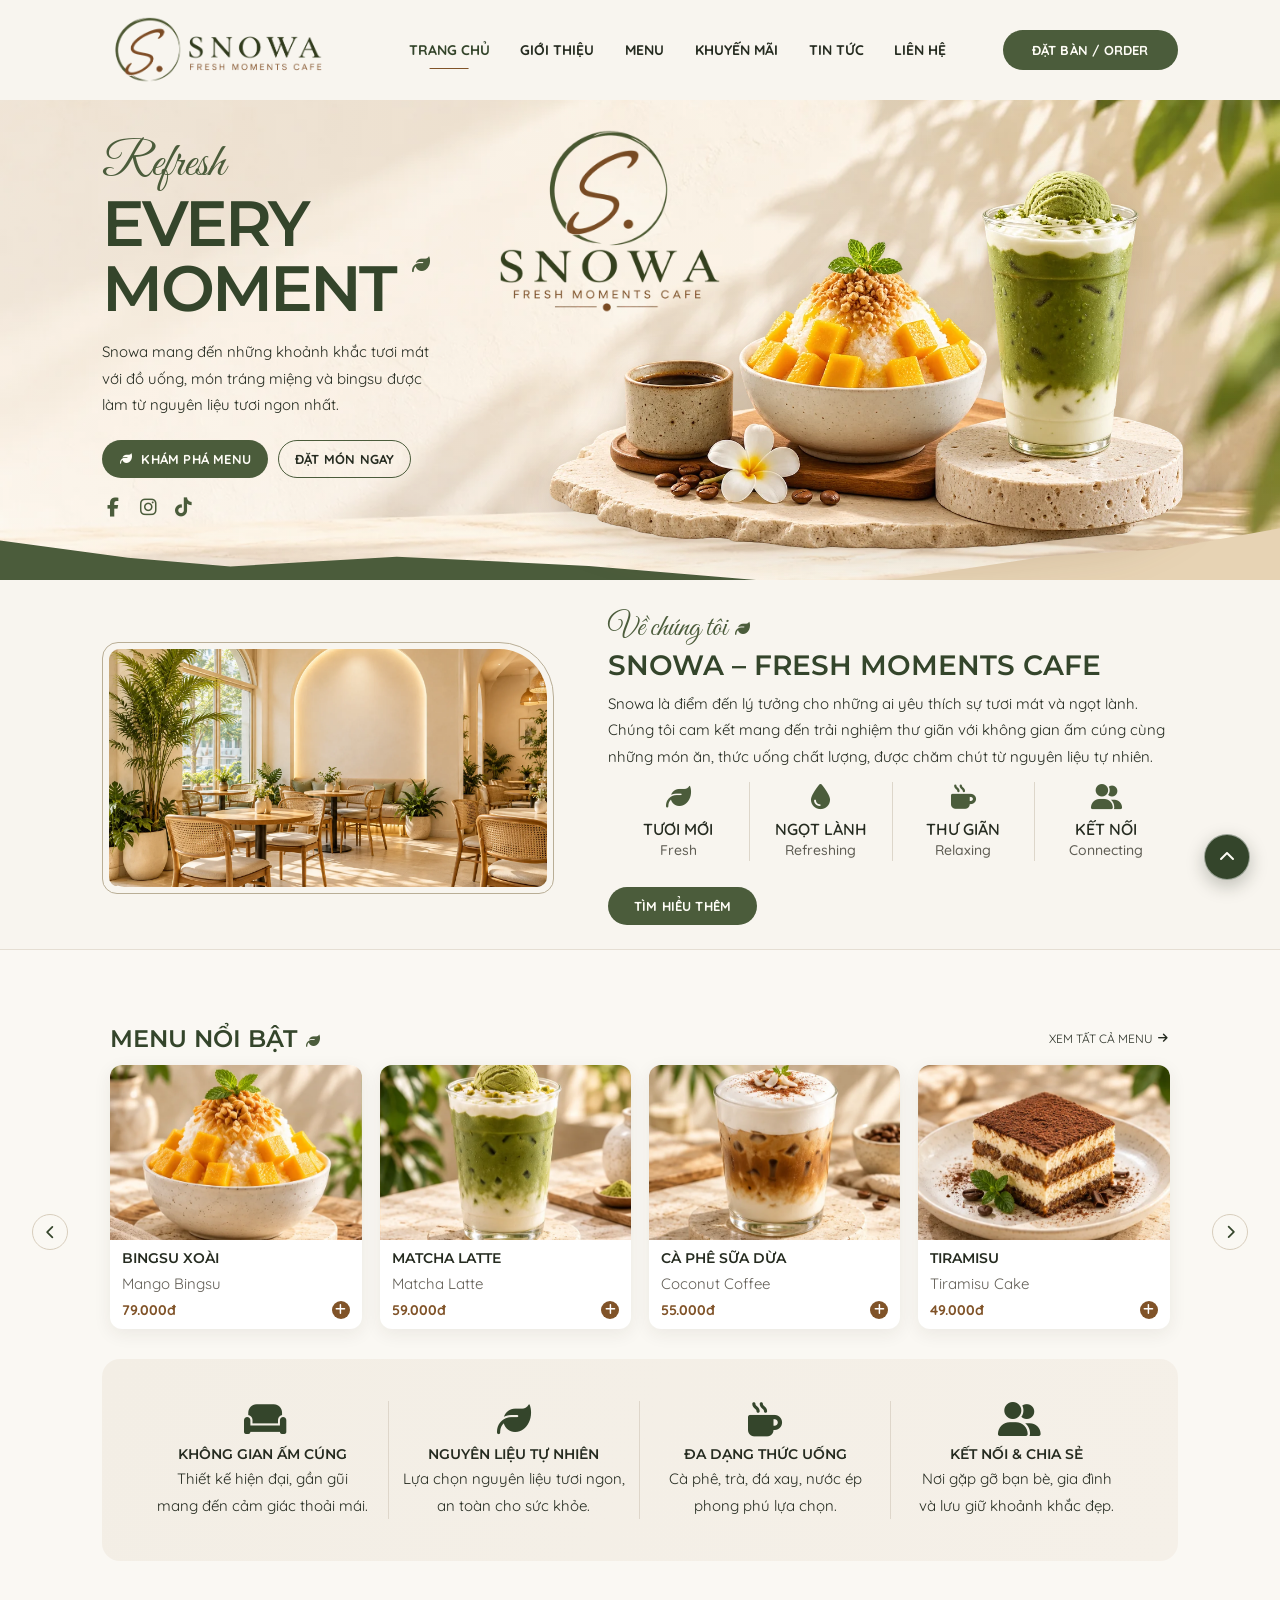
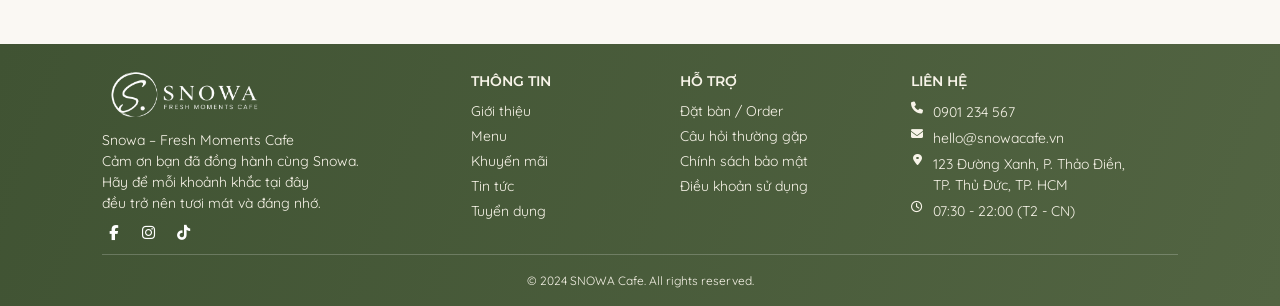
<file: index.html>
<!doctype html>
<html lang="vi">
    <head>
        <meta charset="UTF-8" />
        <meta name="viewport" content="width=device-width, initial-scale=1.0" />
        <meta name="theme-color" content="#f8f4ec" />
        <link
            rel="icon"
            type="image/png"
            sizes="512x512"
            href="./public/image/favicon.png"
        />
        <title>SNOWA — Fresh Moments Cafe</title>
        <link rel="preconnect" href="https://fonts.googleapis.com" />
        <link rel="preconnect" href="https://fonts.gstatic.com" crossorigin />
        <link
            href="https://fonts.googleapis.com/css2?family=Great+Vibes&family=Montserrat:wght@400;500;600;700&family=Quicksand:wght@400;500;600;700&display=swap"
            rel="stylesheet"
        />
        <link
            rel="stylesheet"
            href="https://cdnjs.cloudflare.com/ajax/libs/font-awesome/6.7.2/css/all.min.css"
        />
        <link
            rel="stylesheet"
            href="./public/css/style.css?v=wave-shape-restored"
        />
    </head>
    <body>
        <header class="header" id="top">
            <div class="header-inner">
                <a
                    href="index.html#top"
                    class="brand"
                    aria-label="Snowa Cafe - Trang chủ"
                    ><img
                        src="./public/image/logo.webp"
                        alt="SNOWA Fresh Moments Cafe"
                /></a>
                <button
                    class="nav-toggle"
                    id="navToggle"
                    aria-label="Mở menu"
                    aria-expanded="false"
                >
                    <i class="icon fa-solid fa-bars" aria-hidden="true"></i>
                </button>
                <nav class="nav" id="nav" aria-label="Điều hướng chính">
                    <a href="index.html#top" class="active">TRANG CHỦ</a
                    ><a href="about.html">GIỚI THIỆU</a
                    ><a href="menu.html">MENU</a
                    ><a href="promotions.html">KHUYẾN MÃI</a
                    ><a href="news.html">TIN TỨC</a
                    ><a href="contact.html">LIÊN HỆ</a>
                </nav>
                <a
                    href="contact.html#contact"
                    class="btn btn-solid header-order"
                    >ĐẶT BÀN / ORDER</a
                >
            </div>
        </header>

        <main>
            <section class="hero" aria-label="Snowa Fresh Moments Cafe">
                <div class="hero-inner container">
                    <div class="hero-copy">
                        <span class="script">Refresh</span>
                        <h1>
                            EVERY<br />MOMENT
                            <i
                                class="icon title-leaf fa-solid fa-leaf"
                                aria-hidden="true"
                            ></i>
                        </h1>
                        <p>
                            Snowa mang đến những khoảnh khắc tươi mát với đồ
                            uống, món tráng miệng và bingsu được làm từ nguyên
                            liệu tươi ngon nhất.
                        </p>
                        <div class="hero-actions">
                            <a href="menu.html" class="btn btn-solid"
                                ><i
                                    class="icon fa-solid fa-leaf"
                                    aria-hidden="true"
                                ></i>
                                KHÁM PHÁ MENU</a
                            ><a
                                href="contact.html#contact"
                                class="btn btn-outline"
                                >ĐẶT MÓN NGAY</a
                            >
                        </div>
                        <div class="social" aria-label="Mạng xã hội">
                            <a href="https://facebook.com" aria-label="Facebook"
                                ><i
                                    class="icon fa-brands fa-facebook-f"
                                    aria-hidden="true"
                                ></i></a
                            ><a
                                href="https://instagram.com"
                                aria-label="Instagram"
                                ><i
                                    class="icon fa-brands fa-instagram"
                                    aria-hidden="true"
                                ></i></a
                            ><a href="https://tiktok.com" aria-label="TikTok"
                                ><i
                                    class="icon fa-brands fa-tiktok"
                                    aria-hidden="true"
                                ></i
                            ></a>
                        </div>
                    </div>
                    <div
                        class="hero-art"
                        aria-label="Hình ảnh đồ uống và món tráng miệng Snowa"
                    >
                        <img
                            class="hero-emblem"
                            src="./public/image/image.webp"
                            alt="SNOWA Fresh Moments Cafe" loading="lazy" decoding="async">
                        <img
                            class="hero-image"
                            src="./public/image/hero-products.webp"
                            alt="Bingsu xoài, matcha latte và cà phê Snowa" fetchpriority="high">
                    </div>
                </div>
                <div class="wave wave-olive"></div>
                <div class="wave wave-sand"></div>
            </section>

            <section class="about container" id="about">
                <div class="about-photo">
                    <img
                        src="./public/image/cafe-interior.webp"
                        alt="Không gian ấm cúng tại Snowa Cafe" loading="lazy" decoding="async">
                </div>
                <div class="about-content">
                    <span class="script small"
                        >Về chúng tôi
                        <i class="icon fa-solid fa-leaf" aria-hidden="true"></i
                    ></span>
                    <h2>
                        SNOWA – FRESH MOMENTS<span
                            class="mobile-title-break"
                        ></span>
                        CAFE
                    </h2>
                    <p>
                        Snowa là điểm đến lý tưởng cho những ai yêu thích sự
                        tươi mát và ngọt lành. Chúng tôi cam kết mang đến trải
                        nghiệm thư giãn với không gian ấm cúng cùng những món
                        ăn, thức uống chất lượng, được chăm chút từ nguyên liệu
                        tự nhiên.
                    </p>
                    <div class="about-features">
                        <div>
                            <i
                                class="icon fa-solid fa-leaf"
                                aria-hidden="true"
                            ></i
                            >TƯƠI MỚI<small>Fresh</small>
                        </div>
                        <div>
                            <i
                                class="icon fa-solid fa-droplet"
                                aria-hidden="true"
                            ></i
                            >NGỌT LÀNH<small>Refreshing</small>
                        </div>
                        <div>
                            <i
                                class="icon fa-solid fa-mug-hot"
                                aria-hidden="true"
                            ></i
                            >THƯ GIÃN<small>Relaxing</small>
                        </div>
                        <div>
                            <i
                                class="icon fa-solid fa-user-group"
                                aria-hidden="true"
                            ></i
                            >KẾT NỐI<small>Connecting</small>
                        </div>
                    </div>
                    <a href="about.html" class="btn btn-solid about-btn"
                        >TÌM HIỂU THÊM</a
                    >
                </div>
            </section>

            <section class="menu-section" id="menu">
                <div class="container">
                    <div class="section-heading">
                        <h2>
                            MENU NỔI BẬT
                            <i
                                class="icon fa-solid fa-leaf"
                                aria-hidden="true"
                            ></i>
                        </h2>
                        <a href="menu.html"
                            >XEM TẤT CẢ MENU
                            <i
                                class="icon fa-solid fa-arrow-right"
                                aria-hidden="true"
                            ></i
                        ></a>
                    </div>
                    <button
                        class="carousel-arrow previous"
                        aria-label="Sản phẩm trước"
                    >
                        <i
                            class="icon fa-solid fa-chevron-right"
                            aria-hidden="true"
                        ></i>
                    </button>
                    <div class="products" id="products">
                        <article class="product">
                            <a
                                href="product-detail.html#mango-bingsu"
                                aria-label="Xem chi tiết Bingsu xoài"
                                ><div
                                    class="product-photo mango"
                                    role="img"
                                    aria-label="Bingsu xoài"
                                ></div
                            ></a>
                            <div class="product-body">
                                <h3>
                                    <a href="product-detail.html#mango-bingsu"
                                        >BINGSU XOÀI</a
                                    >
                                </h3>
                                <p>Mango Bingsu</p>
                                <div class="product-price">
                                    <strong>79.000đ</strong
                                    ><button
                                        class="add"
                                        aria-label="Thêm Bingsu xoài"
                                    >
                                        <i
                                            class="icon fa-solid fa-plus"
                                            aria-hidden="true"
                                        ></i>
                                    </button>
                                </div>
                            </div>
                        </article>
                        <article class="product">
                            <a
                                href="product-detail.html#matcha-latte"
                                aria-label="Xem chi tiết Matcha Latte"
                                ><div
                                    class="product-photo matcha"
                                    role="img"
                                    aria-label="Matcha latte"
                                ></div
                            ></a>
                            <div class="product-body">
                                <h3>
                                    <a href="product-detail.html#matcha-latte"
                                        >MATCHA LATTE</a
                                    >
                                </h3>
                                <p>Matcha Latte</p>
                                <div class="product-price">
                                    <strong>59.000đ</strong
                                    ><button
                                        class="add"
                                        aria-label="Thêm Matcha Latte"
                                    >
                                        <i
                                            class="icon fa-solid fa-plus"
                                            aria-hidden="true"
                                        ></i>
                                    </button>
                                </div>
                            </div>
                        </article>
                        <article class="product">
                            <a
                                href="product-detail.html#coconut-coffee"
                                aria-label="Xem chi tiết Cà phê sữa dừa"
                                ><div
                                    class="product-photo coconut"
                                    role="img"
                                    aria-label="Cà phê sữa dừa"
                                ></div
                            ></a>
                            <div class="product-body">
                                <h3>
                                    <a href="product-detail.html#coconut-coffee"
                                        >CÀ PHÊ SỮA DỪA</a
                                    >
                                </h3>
                                <p>Coconut Coffee</p>
                                <div class="product-price">
                                    <strong>55.000đ</strong
                                    ><button
                                        class="add"
                                        aria-label="Thêm Cà phê sữa dừa"
                                    >
                                        <i
                                            class="icon fa-solid fa-plus"
                                            aria-hidden="true"
                                        ></i>
                                    </button>
                                </div>
                            </div>
                        </article>
                        <article class="product">
                            <a
                                href="product-detail.html#tiramisu"
                                aria-label="Xem chi tiết Tiramisu"
                                ><div
                                    class="product-photo tiramisu"
                                    role="img"
                                    aria-label="Bánh tiramisu"
                                ></div
                            ></a>
                            <div class="product-body">
                                <h3>
                                    <a href="product-detail.html#tiramisu"
                                        >TIRAMISU</a
                                    >
                                </h3>
                                <p>Tiramisu Cake</p>
                                <div class="product-price">
                                    <strong>49.000đ</strong
                                    ><button
                                        class="add"
                                        aria-label="Thêm Tiramisu"
                                    >
                                        <i
                                            class="icon fa-solid fa-plus"
                                            aria-hidden="true"
                                        ></i>
                                    </button>
                                </div>
                            </div>
                        </article>
                    </div>
                    <button
                        class="carousel-arrow next"
                        aria-label="Sản phẩm tiếp theo"
                    >
                        <i
                            class="icon fa-solid fa-chevron-right"
                            aria-hidden="true"
                        ></i>
                    </button>
                    <div class="benefits" id="benefits">
                        <div>
                            <i
                                class="icon fa-solid fa-couch"
                                aria-hidden="true"
                            ></i>
                            <h3>KHÔNG GIAN ẤM CÚNG</h3>
                            <p>
                                Thiết kế hiện đại, gần gũi<br />mang đến cảm
                                giác thoải mái.
                            </p>
                        </div>
                        <div>
                            <i
                                class="icon fa-solid fa-leaf"
                                aria-hidden="true"
                            ></i>
                            <h3>NGUYÊN LIỆU TỰ NHIÊN</h3>
                            <p>
                                Lựa chọn nguyên liệu tươi ngon,<br />an toàn cho
                                sức khỏe.
                            </p>
                        </div>
                        <div>
                            <i
                                class="icon fa-solid fa-mug-hot"
                                aria-hidden="true"
                            ></i>
                            <h3>ĐA DẠNG THỨC UỐNG</h3>
                            <p>
                                Cà phê, trà, đá xay, nước ép<br />phong phú lựa
                                chọn.
                            </p>
                        </div>
                        <div>
                            <i
                                class="icon fa-solid fa-user-group"
                                aria-hidden="true"
                            ></i>
                            <h3>KẾT NỐI &amp; CHIA SẺ</h3>
                            <p>
                                Nơi gặp gỡ bạn bè, gia đình<br />và lưu giữ
                                khoảnh khắc đẹp.
                            </p>
                        </div>
                    </div>
                </div>
            </section>
        </main>

        <footer id="footer">
            <div class="container footer-grid">
                <div class="footer-brand">
                    <img
                        src="./public/image/logo.webp"
                        alt="SNOWA Fresh Moments Cafe"
                    />
                    <p>
                        Snowa – Fresh Moments Cafe<br />Cảm ơn bạn đã đồng hành
                        cùng Snowa.<br />Hãy để mỗi khoảnh khắc tại đây<br />đều
                        trở nên tươi mát và đáng nhớ.
                    </p>
                    <div class="social">
                        <a href="https://facebook.com" aria-label="Facebook"
                            ><i
                                class="icon fa-brands fa-facebook-f"
                                aria-hidden="true"
                            ></i></a
                        ><a href="https://instagram.com" aria-label="Instagram"
                            ><i
                                class="icon fa-brands fa-instagram"
                                aria-hidden="true"
                            ></i></a
                        ><a href="https://tiktok.com" aria-label="TikTok"
                            ><i
                                class="icon fa-brands fa-tiktok"
                                aria-hidden="true"
                            ></i
                        ></a>
                    </div>
                </div>
                <div>
                    <h3>THÔNG TIN</h3>
                    <a href="about.html">Giới thiệu</a
                    ><a href="menu.html">Menu</a
                    ><a href="promotions.html">Khuyến mãi</a
                    ><a href="news.html">Tin tức</a
                    ><a href="contact.html#contact">Tuyển dụng</a>
                </div>
                <div>
                    <h3>HỖ TRỢ</h3>
                    <a href="contact.html#contact">Đặt bàn / Order</a
                    ><a href="contact.html#contact">Câu hỏi thường gặp</a
                    ><a href="contact.html#contact">Chính sách bảo mật</a
                    ><a href="contact.html#contact">Điều khoản sử dụng</a>
                </div>
                <div class="contact">
                    <h3>LIÊN HỆ</h3>
                    <p>
                        <i class="icon fa-solid fa-phone" aria-hidden="true"></i
                        >0901 234 567
                    </p>
                    <p>
                        <i
                            class="icon fa-solid fa-envelope"
                            aria-hidden="true"
                        ></i
                        >hello@snowacafe.vn
                    </p>
                    <p>
                        <i
                            class="icon fa-solid fa-location-dot"
                            aria-hidden="true"
                        ></i
                        ><span
                            >123 Đường Xanh, P. Thảo Điền,<br />TP. Thủ Đức, TP.
                            HCM</span
                        >
                    </p>
                    <p>
                        <i
                            class="icon fa-regular fa-clock"
                            aria-hidden="true"
                        ></i
                        >07:30 - 22:00 (T2 - CN)
                    </p>
                </div>
            </div>
            <div class="copyright container">
                © 2024 SNOWA Cafe. All rights reserved.
            </div>
            <a class="back-top" href="#top" aria-label="Về đầu trang"
                ><i class="icon fa-solid fa-chevron-up" aria-hidden="true"></i
            ></a>
        </footer>

        <script>
            const toggle = document.querySelector("#navToggle");
            const nav = document.querySelector("#nav");
            toggle.addEventListener("click", () => {
                const open = nav.classList.toggle("open");
                toggle.setAttribute("aria-expanded", String(open));
            });
            nav.querySelectorAll("a").forEach((link) =>
                link.addEventListener("click", () => {
                    nav.classList.remove("open");
                    toggle.setAttribute("aria-expanded", "false");
                }),
            );
            document.querySelectorAll(".add").forEach((button) =>
                button.addEventListener("click", () => {
                    const label = button.getAttribute("aria-label");
                    const icon = button.querySelector(".icon");
                    button.classList.add("added");
                    button.setAttribute("aria-label", "Đã thêm sản phẩm");
                    icon.classList.replace("fa-plus", "fa-check");
                    setTimeout(() => {
                        button.classList.remove("added");
                        button.setAttribute("aria-label", label);
                        icon.classList.replace("fa-check", "fa-plus");
                    }, 1100);
                }),
            );
        </script>
        <script src="./public/js/site.js" defer></script>
    </body>
</html>
</file>
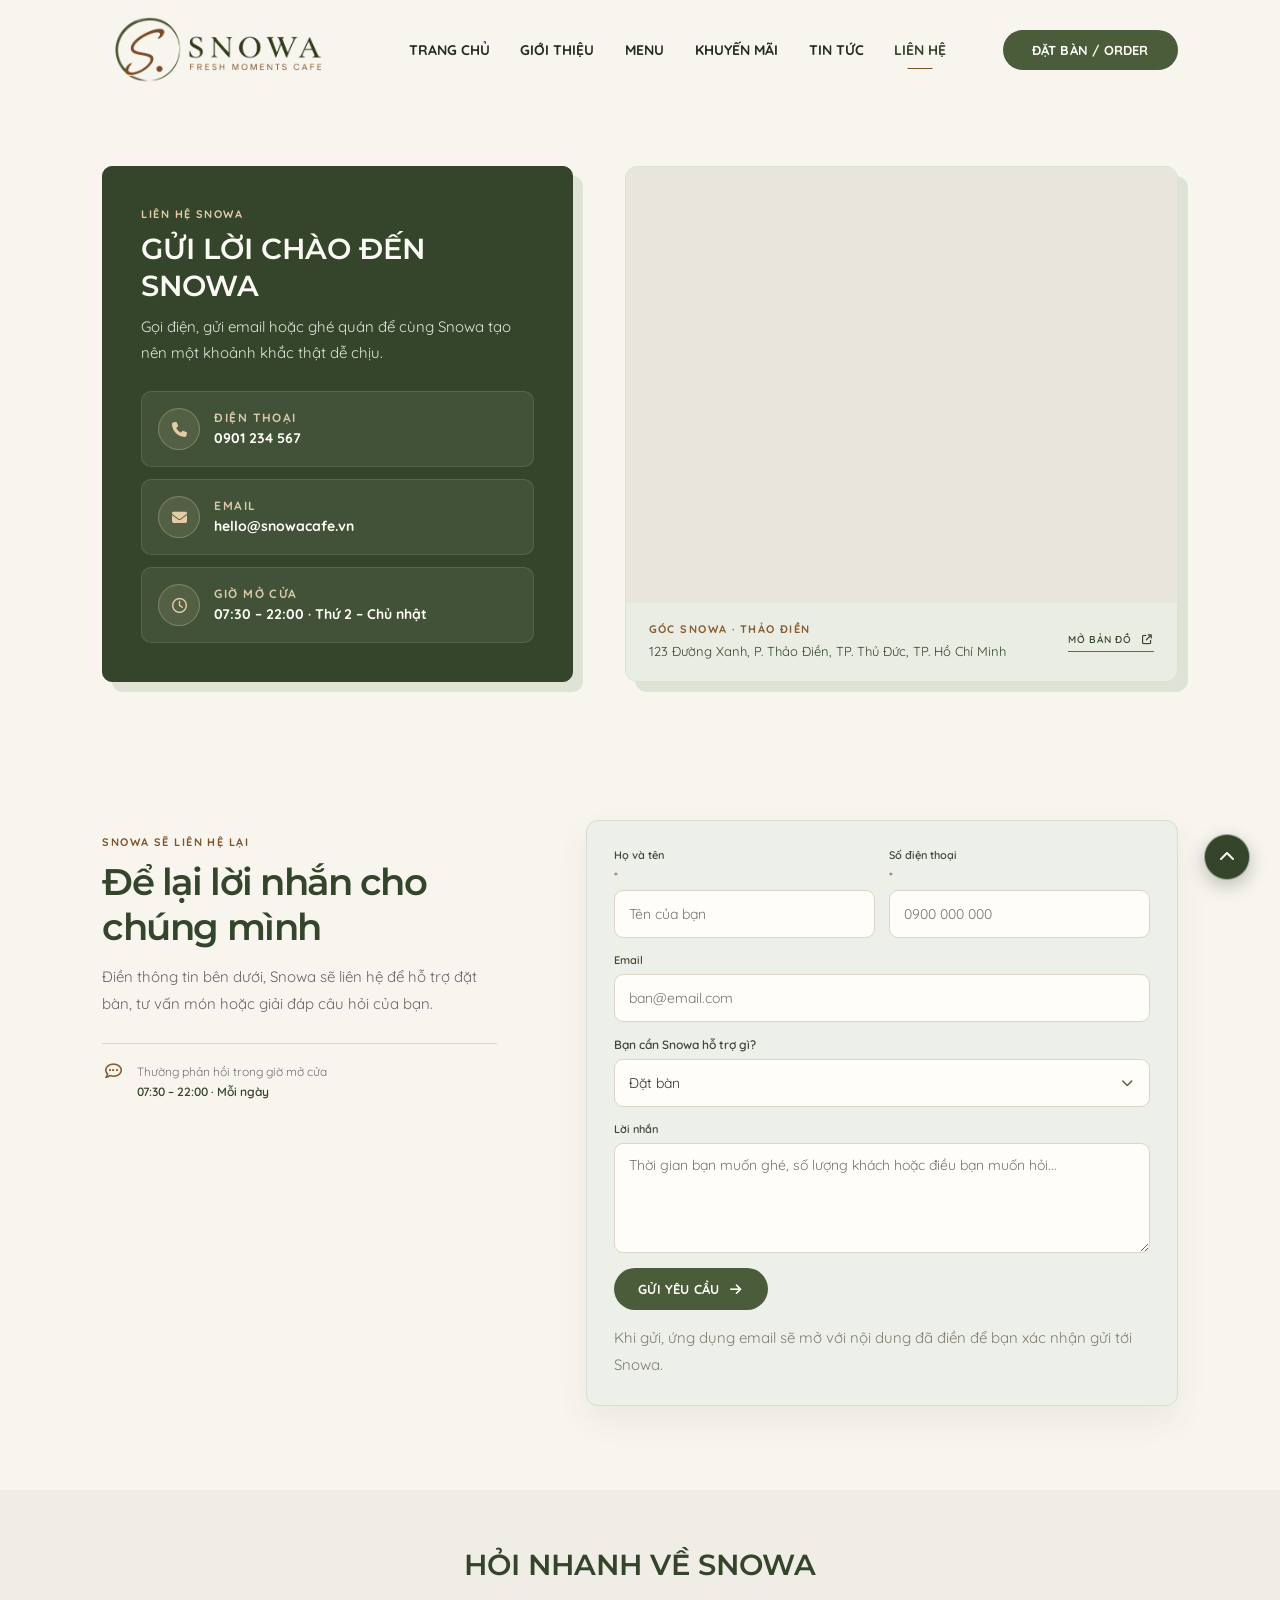
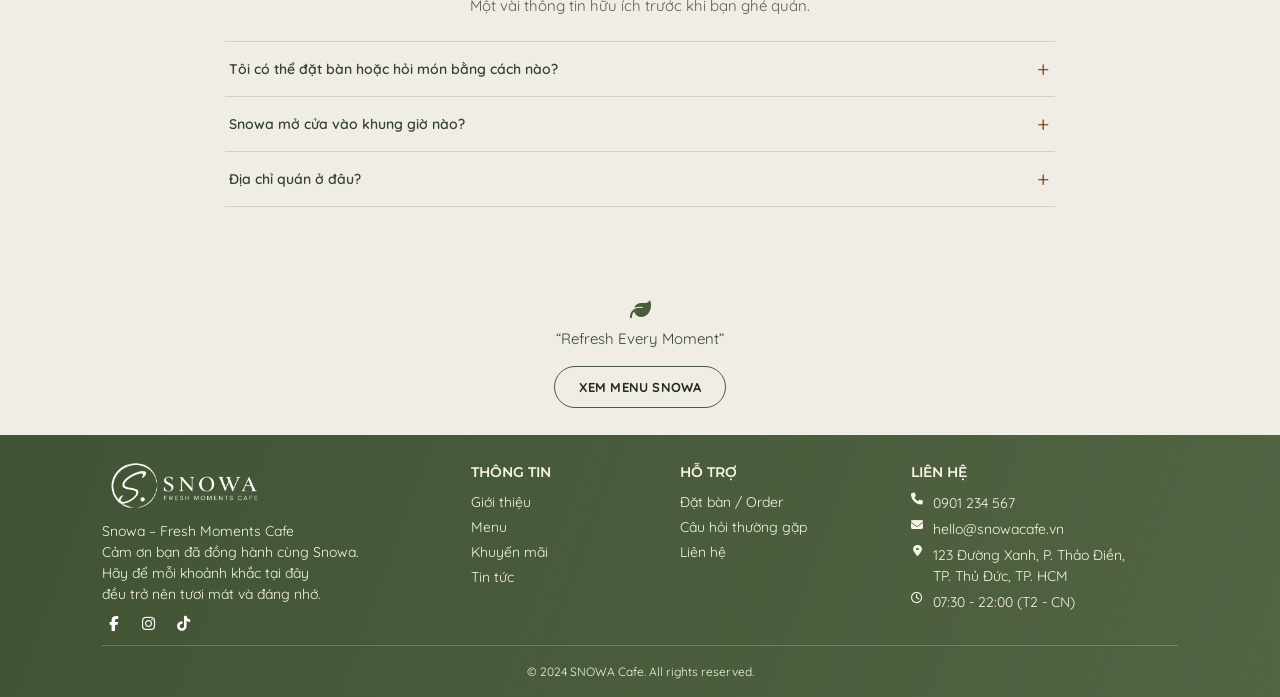
<file: contact.html>
<!doctype html>
<html lang="vi">
    <head>
        <meta charset="UTF-8" />
        <meta name="viewport" content="width=device-width, initial-scale=1.0" />
        <meta name="theme-color" content="#f8f4ec" />
        <link
            rel="icon"
            type="image/png"
            sizes="512x512"
            href="./public/image/favicon.png"
        />
        <title>Liên hệ | SNOWA – Fresh Moments Cafe</title>
        <link rel="preconnect" href="https://fonts.googleapis.com" />
        <link rel="preconnect" href="https://fonts.gstatic.com" crossorigin />
        <link
            href="https://fonts.googleapis.com/css2?family=Great+Vibes&family=Montserrat:wght@400;500;600;700&family=Quicksand:wght@400;500;600;700&display=swap"
            rel="stylesheet"
        />
        <link
            rel="stylesheet"
            href="https://cdnjs.cloudflare.com/ajax/libs/font-awesome/6.7.2/css/all.min.css"
        />
        <link
            rel="stylesheet"
            href="./public/css/style.css?v=contact-green-accent"
        />
    </head>
    <body>
        <header class="header" id="top">
            <div class="header-inner">
                <a
                    href="index.html"
                    class="brand"
                    aria-label="Snowa Cafe - Trang chủ"
                    ><img
                        src="./public/image/logo.webp"
                        alt="SNOWA Fresh Moments Cafe"
                /></a>
                <details class="mobile-menu">
                    <summary aria-label="Mở menu">
                        <i class="icon fa-solid fa-bars" aria-hidden="true"></i>
                    </summary>
                    <nav aria-label="Điều hướng di động">
                        <a href="index.html">TRANG CHỦ</a
                        ><a href="about.html">GIỚI THIỆU</a
                        ><a href="menu.html">MENU</a
                        ><a href="promotions.html">KHUYẾN MÃI</a
                        ><a href="news.html">TIN TỨC</a
                        ><a class="active" href="contact.html">LIÊN HỆ</a>
                    </nav>
                </details>
                <nav class="nav" aria-label="Điều hướng chính">
                    <a href="index.html">TRANG CHỦ</a
                    ><a href="about.html">GIỚI THIỆU</a
                    ><a href="menu.html">MENU</a
                    ><a href="promotions.html">KHUYẾN MÃI</a
                    ><a href="news.html">TIN TỨC</a
                    ><a class="active" href="contact.html">LIÊN HỆ</a>
                </nav>
                <a href="#contact" class="btn btn-solid header-order"
                    >ĐẶT BÀN / ORDER</a
                >
            </div>
        </header>
        <main>
            <section class="contact-section container" id="contact">
                <div class="contact-intro">
                    <span class="script">Find your fresh moment</span>
                    <p class="eyebrow">LIÊN HỆ SNOWA</p>
                    <h2>GỬI LỜI CHÀO ĐẾN SNOWA</h2>
                    <p>
                        Gọi điện, gửi email hoặc ghé quán để cùng Snowa tạo nên
                        một khoảnh khắc thật dễ chịu.
                    </p>
                    <div class="contact-list">
                        <a href="tel:0901234567"
                            ><span
                                ><i
                                    class="icon fa-solid fa-phone"
                                    aria-hidden="true"
                                ></i
                            ></span>
                            <div>
                                <small>ĐIỆN THOẠI</small
                                ><strong>0901 234 567</strong>
                            </div></a
                        >
                        <a href="mailto:hello@snowacafe.vn"
                            ><span
                                ><i
                                    class="icon fa-solid fa-envelope"
                                    aria-hidden="true"
                                ></i
                            ></span>
                            <div>
                                <small>EMAIL</small
                                ><strong>hello@snowacafe.vn</strong>
                            </div></a
                        >
                        <div>
                            <span
                                ><i
                                    class="icon fa-regular fa-clock"
                                    aria-hidden="true"
                                ></i
                            ></span>
                            <div>
                                <small>GIỜ MỞ CỬA</small
                                ><strong
                                    >07:30 – 22:00 · Thứ 2 – Chủ nhật</strong
                                >
                            </div>
                        </div>
                    </div>
                </div>
                <div class="contact-place">
                    <iframe
                        class="contact-map"
                        title="Bản đồ vị trí quán SNOWA Thảo Điền"
                        src="https://maps.google.com/maps?q=123%20Duong%20Xanh%2C%20Thao%20Dien%2C%20Thu%20Duc%2C%20Ho%20Chi%20Minh&amp;output=embed"
                        loading="lazy"
                        referrerpolicy="no-referrer-when-downgrade"
                        allowfullscreen
                    ></iframe>
                    <div class="contact-place-address">
                        <div>
                            <p class="eyebrow">GÓC SNOWA · THẢO ĐIỀN</p>
                            <address>
                                123 Đường Xanh, P. Thảo Điền, TP. Thủ Đức, TP.
                                Hồ Chí Minh
                            </address>
                        </div>
                        <a
                            class="contact-map-link"
                            href="https://maps.google.com/?q=123+Duong+Xanh+Thao+Dien+Thu+Duc+Ho+Chi+Minh"
                            target="_blank"
                            rel="noreferrer"
                            >MỞ BẢN ĐỒ
                            <i
                                class="icon fa-solid fa-arrow-up-right-from-square"
                                aria-hidden="true"
                            ></i
                        ></a>
                    </div>
                </div>
            </section>
            <section class="contact-form-section container" id="contact-form">
                <div class="contact-form-intro">
                    <p class="eyebrow">SNOWA SẼ LIÊN HỆ LẠI</p>
                    <h2>Để lại lời nhắn cho chúng mình</h2>
                    <p>
                        Điền thông tin bên dưới, Snowa sẽ liên hệ để hỗ trợ đặt
                        bàn, tư vấn món hoặc giải đáp câu hỏi của bạn.
                    </p>
                    <div class="contact-form-promise">
                        <i
                            class="icon fa-regular fa-comment-dots"
                            aria-hidden="true"
                        ></i
                        ><span
                            >Thường phản hồi trong giờ mở cửa<br /><strong
                                >07:30 – 22:00 · Mỗi ngày</strong
                            ></span
                        >
                    </div>
                </div>
                <form class="contact-request-form" id="contact-request-form">
                    <div class="contact-form-row">
                        <label
                            >Họ và tên <span>*</span
                            ><input
                                name="name"
                                type="text"
                                autocomplete="name"
                                placeholder="Tên của bạn"
                                required /></label
                        ><label
                            >Số điện thoại <span>*</span
                            ><input
                                name="phone"
                                type="tel"
                                autocomplete="tel"
                                placeholder="0900 000 000"
                                required
                        /></label>
                    </div>
                    <label
                        >Email<input
                            name="email"
                            type="email"
                            autocomplete="email"
                            placeholder="ban@email.com"
                    /></label>
                    <div class="contact-topic-field">
                        <label id="topic-label" for="topic-select"
                            >Bạn cần Snowa hỗ trợ gì?</label
                        >
                        <div class="contact-select" id="topic-select-control">
                            <select id="topic-select" name="topic">
                                <option value="Đặt bàn">Đặt bàn</option>
                                <option value="Đặt hàng online">
                                    Đặt hàng online
                                </option>
                                <option value="Tư vấn món">Tư vấn món</option>
                                <option value="Đặt món / mang đi">
                                    Đặt món / mang đi
                                </option>
                                <option value="Khác">Khác</option>
                            </select>
                            <button
                                class="contact-select-trigger"
                                type="button"
                                aria-haspopup="listbox"
                                aria-expanded="false"
                                aria-labelledby="topic-label topic-select-value"
                            >
                                <span id="topic-select-value">Đặt bàn</span
                                ><i
                                    class="icon fa-solid fa-chevron-down"
                                    aria-hidden="true"
                                ></i>
                            </button>
                            <div
                                class="contact-select-menu"
                                id="topic-select-menu"
                                role="listbox"
                                aria-labelledby="topic-label"
                                hidden
                            >
                                <button
                                    type="button"
                                    role="option"
                                    data-value="Đặt bàn"
                                    aria-selected="true"
                                >
                                    Đặt bàn</button
                                ><button
                                    type="button"
                                    role="option"
                                    data-value="Đặt hàng online"
                                    aria-selected="false"
                                >
                                    Đặt hàng online</button
                                ><button
                                    type="button"
                                    role="option"
                                    data-value="Tư vấn món"
                                    aria-selected="false"
                                >
                                    Tư vấn món</button
                                ><button
                                    type="button"
                                    role="option"
                                    data-value="Đặt món / mang đi"
                                    aria-selected="false"
                                >
                                    Đặt món / mang đi</button
                                ><button
                                    type="button"
                                    role="option"
                                    data-value="Khác"
                                    aria-selected="false"
                                >
                                    Khác
                                </button>
                            </div>
                        </div>
                    </div>
                    <label
                        >Lời nhắn<textarea
                            name="message"
                            rows="4"
                            placeholder="Thời gian bạn muốn ghé, số lượng khách hoặc điều bạn muốn hỏi..."
                        ></textarea>
                    </label>
                    <button class="btn btn-solid" type="submit">
                        GỬI YÊU CẦU
                        <i
                            class="icon fa-solid fa-arrow-right"
                            aria-hidden="true"
                        ></i>
                    </button>
                    <p
                        class="contact-form-note"
                        id="contact-form-note"
                        aria-live="polite"
                    >
                        Khi gửi, ứng dụng email sẽ mở với nội dung đã điền để
                        bạn xác nhận gửi tới Snowa.
                    </p>
                </form>
            </section>
            <section class="faq-section">
                <div class="container">
                    <div class="page-heading">
                        <span class="script">Good to know</span>
                        <h2>HỎI NHANH VỀ SNOWA</h2>
                        <p>Một vài thông tin hữu ích trước khi bạn ghé quán.</p>
                    </div>
                    <div class="faq-list">
                        <details>
                            <summary>
                                Tôi có thể đặt bàn hoặc hỏi món bằng cách nào?
                            </summary>
                            <p>
                                Bạn có thể gọi số 0901 234 567 hoặc gửi email
                                đến hello@snowacafe.vn để trao đổi với Snowa.
                            </p>
                        </details>
                        <details>
                            <summary>Snowa mở cửa vào khung giờ nào?</summary>
                            <p>
                                Snowa mở cửa từ 07:30 đến 22:00, Thứ 2 đến Chủ
                                nhật.
                            </p>
                        </details>
                        <details>
                            <summary>Địa chỉ quán ở đâu?</summary>
                            <p>
                                Snowa được giới thiệu tại 123 Đường Xanh, P.
                                Thảo Điền, TP. Thủ Đức, TP. HCM. Bạn có thể mở
                                bản đồ từ liên kết địa chỉ phía trên.
                            </p>
                        </details>
                    </div>
                </div>
            </section>
            <section class="contact-bottom">
                <div class="container">
                    <i class="icon fa-solid fa-leaf" aria-hidden="true"></i>
                    <p>“Refresh Every Moment”</p>
                    <a class="btn btn-outline" href="menu.html"
                        >XEM MENU SNOWA</a
                    >
                </div>
            </section>
        </main>
        <footer>
            <div class="container footer-grid">
                <div class="footer-brand">
                    <img
                        src="./public/image/logo.webp"
                        alt="SNOWA Fresh Moments Cafe"
                    />
                    <p>
                        Snowa – Fresh Moments Cafe<br />Cảm ơn bạn đã đồng hành
                        cùng Snowa.<br />Hãy để mỗi khoảnh khắc tại đây<br />đều
                        trở nên tươi mát và đáng nhớ.
                    </p>
                    <div class="social">
                        <a href="https://facebook.com" aria-label="Facebook"
                            ><i
                                class="icon fa-brands fa-facebook-f"
                                aria-hidden="true"
                            ></i></a
                        ><a href="https://instagram.com" aria-label="Instagram"
                            ><i
                                class="icon fa-brands fa-instagram"
                                aria-hidden="true"
                            ></i></a
                        ><a href="https://tiktok.com" aria-label="TikTok"
                            ><i
                                class="icon fa-brands fa-tiktok"
                                aria-hidden="true"
                            ></i
                        ></a>
                    </div>
                </div>
                <div>
                    <h3>THÔNG TIN</h3>
                    <a href="about.html">Giới thiệu</a
                    ><a href="menu.html">Menu</a
                    ><a href="promotions.html">Khuyến mãi</a
                    ><a href="news.html">Tin tức</a>
                </div>
                <div>
                    <h3>HỖ TRỢ</h3>
                    <a href="#contact">Đặt bàn / Order</a
                    ><a href="#contact">Câu hỏi thường gặp</a
                    ><a href="#contact">Liên hệ</a>
                </div>
                <div class="contact">
                    <h3>LIÊN HỆ</h3>
                    <p>
                        <i class="icon fa-solid fa-phone" aria-hidden="true"></i
                        >0901 234 567
                    </p>
                    <p>
                        <i
                            class="icon fa-solid fa-envelope"
                            aria-hidden="true"
                        ></i
                        >hello@snowacafe.vn
                    </p>
                    <p>
                        <i
                            class="icon fa-solid fa-location-dot"
                            aria-hidden="true"
                        ></i
                        ><span
                            >123 Đường Xanh, P. Thảo Điền,<br />TP. Thủ Đức, TP.
                            HCM</span
                        >
                    </p>
                    <p>
                        <i
                            class="icon fa-regular fa-clock"
                            aria-hidden="true"
                        ></i
                        >07:30 - 22:00 (T2 - CN)
                    </p>
                </div>
            </div>
            <div class="copyright container">
                © 2024 SNOWA Cafe. All rights reserved.
            </div>
            <a class="back-top" href="#top" aria-label="Về đầu trang"
                ><i class="icon fa-solid fa-chevron-up" aria-hidden="true"></i
            ></a>
        </footer>
        <script>
            const topicSelect = document.getElementById("topic-select");
            const topicControl = document.getElementById(
                "topic-select-control",
            );
            const topicTrigger = topicControl.querySelector(
                ".contact-select-trigger",
            );
            const topicValue = document.getElementById("topic-select-value");
            const topicMenu = document.getElementById("topic-select-menu");
            const topicOptions = [
                ...topicMenu.querySelectorAll('[role="option"]'),
            ];
            const closeTopicMenu = (restoreFocus = false) => {
                topicMenu.hidden = true;
                topicControl.classList.remove("is-open");
                topicTrigger.setAttribute("aria-expanded", "false");
                if (restoreFocus) topicTrigger.focus();
            };
            const chooseTopic = (option) => {
                topicSelect.value = option.dataset.value;
                topicValue.textContent = option.textContent;
                topicOptions.forEach((item) =>
                    item.setAttribute(
                        "aria-selected",
                        item === option ? "true" : "false",
                    ),
                );
                topicSelect.dispatchEvent(
                    new Event("change", { bubbles: true }),
                );
                closeTopicMenu(true);
            };
            topicControl.classList.add("is-enhanced");
            topicTrigger.addEventListener("click", () => {
                const open = topicMenu.hidden;
                topicMenu.hidden = !open;
                topicControl.classList.toggle("is-open", open);
                topicTrigger.setAttribute("aria-expanded", String(open));
                if (open)
                    topicOptions
                        .find(
                            (option) =>
                                option.dataset.value === topicSelect.value,
                        )
                        ?.focus();
            });
            topicOptions.forEach((option) =>
                option.addEventListener("click", () => chooseTopic(option)),
            );
            topicTrigger.addEventListener("keydown", (event) => {
                if (event.key === "ArrowDown" || event.key === "ArrowUp") {
                    event.preventDefault();
                    topicMenu.hidden = false;
                    topicControl.classList.add("is-open");
                    topicTrigger.setAttribute("aria-expanded", "true");
                    topicOptions
                        .find(
                            (option) =>
                                option.dataset.value === topicSelect.value,
                        )
                        ?.focus();
                } else if (event.key === "Escape") closeTopicMenu();
            });
            topicMenu.addEventListener("keydown", (event) => {
                const current = topicOptions.indexOf(document.activeElement);
                if (event.key === "ArrowDown" || event.key === "ArrowUp") {
                    event.preventDefault();
                    const step = event.key === "ArrowDown" ? 1 : -1;
                    topicOptions[
                        (current + step + topicOptions.length) %
                            topicOptions.length
                    ].focus();
                } else if (event.key === "Escape") closeTopicMenu(true);
            });
            document.addEventListener("click", (event) => {
                if (!topicControl.contains(event.target)) closeTopicMenu();
            });
            const contactForm = document.getElementById("contact-request-form");
            contactForm.addEventListener("submit", (event) => {
                event.preventDefault();
                if (!contactForm.reportValidity()) return;
                const values = new FormData(contactForm);
                const body = [
                    `Họ và tên: ${values.get("name")}`,
                    `Số điện thoại: ${values.get("phone")}`,
                    `Email: ${values.get("email") || "Chưa cung cấp"}`,
                    `Nội dung: ${values.get("topic")}`,
                    `Lời nhắn: ${values.get("message") || "Không có"}`,
                ].join("\n");
                document.getElementById("contact-form-note").textContent =
                    "Email đã được chuẩn bị. Hãy bấm Gửi trong ứng dụng email để Snowa nhận được yêu cầu.";
                window.location.href = `mailto:hello@snowacafe.vn?subject=${encodeURIComponent("Yêu cầu liên hệ từ website SNOWA")}&body=${encodeURIComponent(body)}`;
            });
        </script>
        <script src="./public/js/site.js" defer></script>
    </body>
</html>
</file>
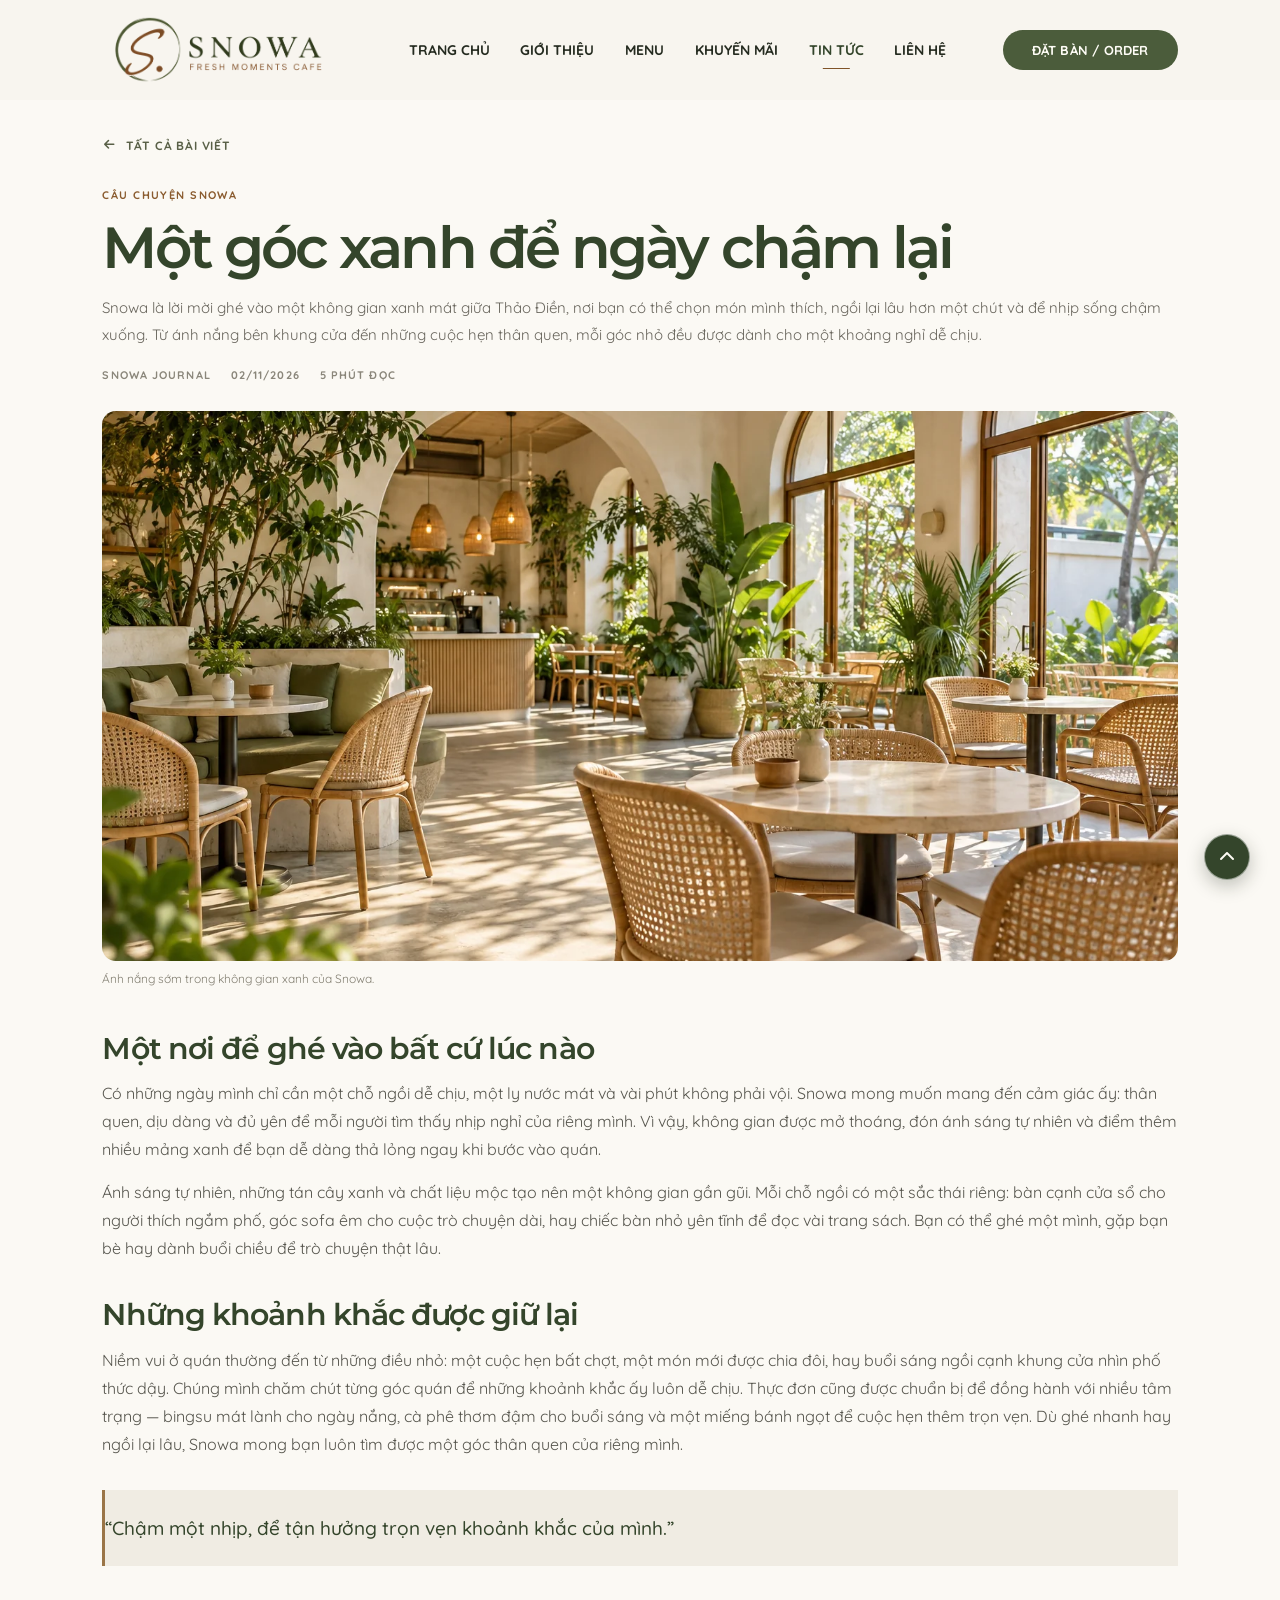
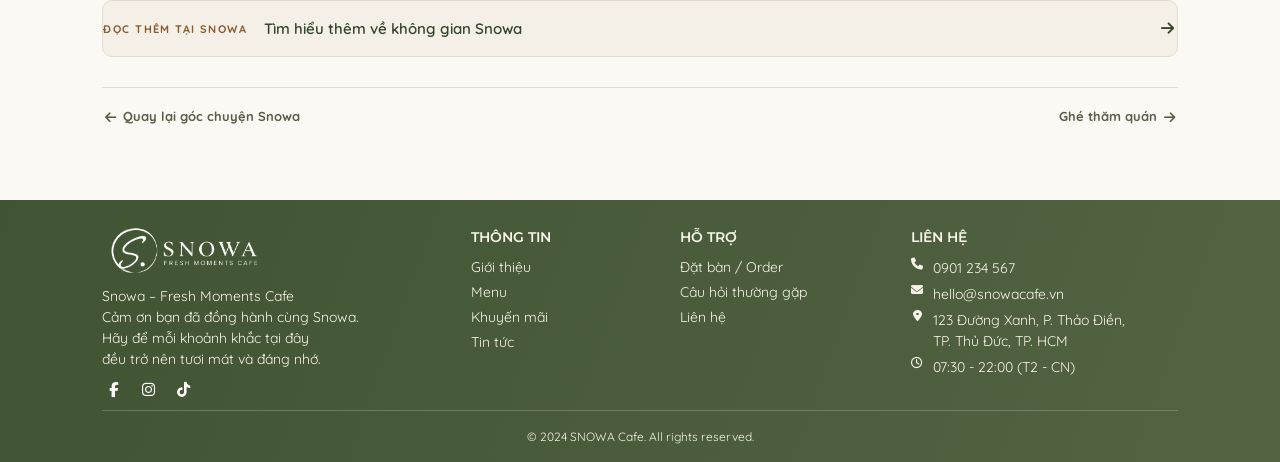
<file: news-detail.html>
<!doctype html>
<html lang="vi">
    <head>
        <meta charset="UTF-8" />
        <meta name="viewport" content="width=device-width, initial-scale=1.0" />
        <meta name="theme-color" content="#f8f4ec" />
        <link
            rel="icon"
            type="image/png"
            sizes="512x512"
            href="./public/image/favicon.png"
        />
        <title>Bài viết | SNOWA – Fresh Moments Cafe</title>
        <link rel="preconnect" href="https://fonts.googleapis.com" />
        <link rel="preconnect" href="https://fonts.gstatic.com" crossorigin />
        <link
            href="https://fonts.googleapis.com/css2?family=Great+Vibes&family=Montserrat:wght@400;500;600;700&family=Quicksand:wght@400;500;600;700&display=swap"
            rel="stylesheet"
        />
        <link
            rel="stylesheet"
            href="https://cdnjs.cloudflare.com/ajax/libs/font-awesome/6.7.2/css/all.min.css"
        />
        <link rel="stylesheet" href="./public/css/style.css" />
    </head>
    <body>
        <header class="header" id="top">
            <div class="header-inner">
                <a
                    href="index.html"
                    class="brand"
                    aria-label="Snowa Cafe - Trang chủ"
                    ><img
                        src="./public/image/logo.webp"
                        alt="SNOWA Fresh Moments Cafe"
                /></a>
                <details class="mobile-menu">
                    <summary aria-label="Mở menu">
                        <i class="icon fa-solid fa-bars" aria-hidden="true"></i>
                    </summary>
                    <nav aria-label="Điều hướng di động">
                        <a href="index.html">TRANG CHỦ</a
                        ><a href="about.html">GIỚI THIỆU</a
                        ><a href="menu.html">MENU</a
                        ><a href="promotions.html">KHUYẾN MÃI</a
                        ><a class="active" href="news.html">TIN TỨC</a
                        ><a href="contact.html">LIÊN HỆ</a>
                    </nav>
                </details>
                <nav class="nav" aria-label="Điều hướng chính">
                    <a href="index.html">TRANG CHỦ</a
                    ><a href="about.html">GIỚI THIỆU</a
                    ><a href="menu.html">MENU</a
                    ><a href="promotions.html">KHUYẾN MÃI</a
                    ><a class="active" href="news.html">TIN TỨC</a
                    ><a href="contact.html">LIÊN HỆ</a>
                </nav>
                <a
                    href="contact.html#contact"
                    class="btn btn-solid header-order"
                    >ĐẶT BÀN / ORDER</a
                >
            </div>
        </header>
        <main class="journal-article-page">
            <div class="container journal-article-shell">
                <a class="journal-back" href="news.html#stories"
                    ><i
                        class="icon fa-solid fa-arrow-left"
                        aria-hidden="true"
                    ></i>
                    TẤT CẢ BÀI VIẾT</a
                >
                <header class="journal-article-heading">
                    <p class="eyebrow" id="article-category"></p>
                    <h1 id="article-title"></h1>
                    <p class="journal-article-deck" id="article-deck"></p>
                    <div class="journal-article-meta">
                        <span>SNOWA JOURNAL</span
                        ><time id="article-date" datetime=""></time
                        ><span id="article-reading-time"></span>
                    </div>
                </header>
                <figure class="journal-article-cover">
                    <img id="article-image" src="" alt="" />
                    <figcaption id="article-image-caption"></figcaption>
                </figure>
                <article
                    class="journal-article-body"
                    id="article-body"
                ></article>
                <blockquote
                    class="journal-article-quote"
                    id="article-quote"
                ></blockquote>
                <a class="journal-article-related" id="article-related" href=""
                    ><span class="eyebrow">ĐỌC THÊM TẠI SNOWA</span
                    ><strong></strong
                    ><i
                        class="icon fa-solid fa-arrow-right"
                        aria-hidden="true"
                    ></i
                ></a>
                <div class="journal-article-bottom">
                    <a href="news.html#stories"
                        ><i
                            class="icon fa-solid fa-arrow-left"
                            aria-hidden="true"
                        ></i>
                        Quay lại góc chuyện Snowa</a
                    ><a href="contact.html#contact"
                        >Ghé thăm quán
                        <i
                            class="icon fa-solid fa-arrow-right"
                            aria-hidden="true"
                        ></i
                    ></a>
                </div>
            </div>
        </main>
        <footer>
            <div class="container footer-grid">
                <div class="footer-brand">
                    <img
                        src="./public/image/logo.webp"
                        alt="SNOWA Fresh Moments Cafe"
                    />
                    <p>
                        Snowa – Fresh Moments Cafe<br />Cảm ơn bạn đã đồng hành
                        cùng Snowa.<br />Hãy để mỗi khoảnh khắc tại đây<br />đều
                        trở nên tươi mát và đáng nhớ.
                    </p>
                    <div class="social">
                        <a href="https://facebook.com" aria-label="Facebook"
                            ><i
                                class="icon fa-brands fa-facebook-f"
                                aria-hidden="true"
                            ></i></a
                        ><a href="https://instagram.com" aria-label="Instagram"
                            ><i
                                class="icon fa-brands fa-instagram"
                                aria-hidden="true"
                            ></i></a
                        ><a href="https://tiktok.com" aria-label="TikTok"
                            ><i
                                class="icon fa-brands fa-tiktok"
                                aria-hidden="true"
                            ></i
                        ></a>
                    </div>
                </div>
                <div>
                    <h3>THÔNG TIN</h3>
                    <a href="about.html">Giới thiệu</a
                    ><a href="menu.html">Menu</a
                    ><a href="promotions.html">Khuyến mãi</a
                    ><a href="news.html">Tin tức</a>
                </div>
                <div>
                    <h3>HỖ TRỢ</h3>
                    <a href="contact.html#contact">Đặt bàn / Order</a
                    ><a href="contact.html#contact">Câu hỏi thường gặp</a
                    ><a href="contact.html#contact">Liên hệ</a>
                </div>
                <div class="contact">
                    <h3>LIÊN HỆ</h3>
                    <p>
                        <i class="icon fa-solid fa-phone" aria-hidden="true"></i
                        >0901 234 567
                    </p>
                    <p>
                        <i
                            class="icon fa-solid fa-envelope"
                            aria-hidden="true"
                        ></i
                        >hello@snowacafe.vn
                    </p>
                    <p>
                        <i
                            class="icon fa-solid fa-location-dot"
                            aria-hidden="true"
                        ></i
                        ><span
                            >123 Đường Xanh, P. Thảo Điền,<br />TP. Thủ Đức, TP.
                            HCM</span
                        >
                    </p>
                    <p>
                        <i
                            class="icon fa-regular fa-clock"
                            aria-hidden="true"
                        ></i
                        >07:30 - 22:00 (T2 - CN)
                    </p>
                </div>
            </div>
            <div class="copyright container">
                © 2024 SNOWA Cafe. All rights reserved.
            </div>
            <a class="back-top" href="#top" aria-label="Về đầu trang"
                ><i class="icon fa-solid fa-chevron-up" aria-hidden="true"></i
            ></a>
        </footer>
        <script>
            const articles = {
                "slow-moment": {
                    category: "CÂU CHUYỆN SNOWA",
                    date: "02/11/2026",
                    title: "Một góc xanh để ngày chậm lại",
                    deck: "Snowa là lời mời ghé vào một không gian xanh mát giữa Thảo Điền, nơi bạn có thể chọn món mình thích, ngồi lại lâu hơn một chút và để nhịp sống chậm xuống. Từ ánh nắng bên khung cửa đến những cuộc hẹn thân quen, mỗi góc nhỏ đều được dành cho một khoảng nghỉ dễ chịu.",
                    image: "./public/image/cafe-story-v2.webp",
                    caption: "Ánh nắng sớm trong không gian xanh của Snowa.",
                    minutes: "5 PHÚT ĐỌC",
                    sections: [
                        {
                            heading: "Một nơi để ghé vào bất cứ lúc nào",
                            paragraphs: [
                                "Có những ngày mình chỉ cần một chỗ ngồi dễ chịu, một ly nước mát và vài phút không phải vội. Snowa mong muốn mang đến cảm giác ấy: thân quen, dịu dàng và đủ yên để mỗi người tìm thấy nhịp nghỉ của riêng mình. Vì vậy, không gian được mở thoáng, đón ánh sáng tự nhiên và điểm thêm nhiều mảng xanh để bạn dễ dàng thả lỏng ngay khi bước vào quán.",
                                "Ánh sáng tự nhiên, những tán cây xanh và chất liệu mộc tạo nên một không gian gần gũi. Mỗi chỗ ngồi có một sắc thái riêng: bàn cạnh cửa sổ cho người thích ngắm phố, góc sofa êm cho cuộc trò chuyện dài, hay chiếc bàn nhỏ yên tĩnh để đọc vài trang sách. Bạn có thể ghé một mình, gặp bạn bè hay dành buổi chiều để trò chuyện thật lâu.",
                            ],
                        },
                        {
                            heading: "Những khoảnh khắc được giữ lại",
                            paragraphs: [
                                "Niềm vui ở quán thường đến từ những điều nhỏ: một cuộc hẹn bất chợt, một món mới được chia đôi, hay buổi sáng ngồi cạnh khung cửa nhìn phố thức dậy. Chúng mình chăm chút từng góc quán để những khoảnh khắc ấy luôn dễ chịu. Thực đơn cũng được chuẩn bị để đồng hành với nhiều tâm trạng — bingsu mát lành cho ngày nắng, cà phê thơm đậm cho buổi sáng và một miếng bánh ngọt để cuộc hẹn thêm trọn vẹn. Dù ghé nhanh hay ngồi lại lâu, Snowa mong bạn luôn tìm được một góc thân quen của riêng mình.",
                            ],
                        },
                    ],
                    quote: "Chậm một nhịp, để tận hưởng trọn vẹn khoảnh khắc của mình.",
                    relatedHref: "about.html",
                    relatedTitle: "Tìm hiểu thêm về không gian Snowa",
                },
                "mango-days": {
                    category: "HƯƠNG VỊ · MÓN ĐƯỢC YÊU THÍCH",
                    date: "31/10/2026",
                    title: "Bingsu xoài cho những ngày nắng",
                    deck: "Xoài chín thơm, đá bào mịn và chút giòn vui miệng — món mát lành để cùng bạn bè chia sẻ trong một buổi trưa oi ả.",
                    image: "https://images.unsplash.com/photo-1563805042-7684c019e1cb?auto=format&fit=crop&w=1200&q=85",
                    caption:
                        "Bingsu xoài là một trong những món mát được yêu thích tại Snowa.",
                    minutes: "3 PHÚT ĐỌC",
                    sections: [
                        {
                            heading: "Vị xoài chín trong từng thìa mát lạnh",
                            paragraphs: [
                                "Bingsu xoài kết hợp lớp đá bào mịn với xoài vàng thơm và phần topping tạo thêm chút giòn vui miệng. Vị ngọt dịu của trái cây khiến món ăn dễ thưởng thức, nhất là trong những ngày nắng.",
                                "Một phần bingsu hợp để gọi chung cho bàn bạn bè. Cùng nhau chia sẻ từng thìa cũng là cách đơn giản để cuộc hẹn thêm vui.",
                            ],
                        },
                        {
                            heading: "Một món ngọt vừa đủ",
                            paragraphs: [
                                "Chúng mình chọn cách giữ hương vị cân bằng để xoài vẫn là điểm nhấn. Bạn có thể dùng bingsu như món tráng miệng sau bữa ăn hoặc gọi kèm một tách cà phê cho buổi chiều thong thả.",
                            ],
                        },
                    ],
                    quote: "Có những ngày nắng chỉ cần một món mát lành và một cuộc hẹn dễ chịu.",
                    relatedHref: "product-detail.html#mango-bingsu",
                    relatedTitle: "Xem chi tiết Bingsu xoài",
                },
                "light-space": {
                    category: "KHÔNG GIAN SNOWA",
                    date: "29/10/2026",
                    title: "Ánh nắng ghé qua khung cửa",
                    deck: "Từ tán cây ngoài hiên đến những chiếc bàn gỗ bên cửa sổ, mỗi góc tại Snowa đều được dành cho những phút giây nghỉ ngơi thật tự nhiên.",
                    image: "https://images.unsplash.com/photo-1554118811-1e0d58224f24?auto=format&fit=crop&w=1200&q=85",
                    caption:
                        "Không gian ấm cúng với ánh sáng tự nhiên và nhiều cây xanh.",
                    minutes: "4 PHÚT ĐỌC",
                    sections: [
                        {
                            heading: "Một góc nhỏ, nhiều cách tận hưởng",
                            paragraphs: [
                                "Có người chọn chiếc bàn cạnh cửa sổ để đọc sách, có người thích ngồi bên bạn bè kể chuyện. Không gian Snowa được sắp xếp để mỗi cuộc hẹn đều thoải mái theo cách riêng.",
                                "Mây tre, gỗ sáng màu và cây xanh góp phần tạo cảm giác nhẹ nhàng. Ánh nắng thay đổi theo từng thời điểm trong ngày, mang đến một khung cảnh khác nhau mỗi lần bạn ghé.",
                            ],
                        },
                        {
                            heading: "Thân quen như một nơi chốn",
                            paragraphs: [
                                "Chúng mình tin một quán cà phê dễ nhớ không chỉ nằm ở thiết kế, mà còn ở cảm giác muốn quay lại. Một lời chào thân thiện, chiếc bàn quen và món uống yêu thích — tất cả góp thành những điều giản dị ấy.",
                            ],
                        },
                    ],
                    quote: "Một chiếc bàn thân quen có thể biến phút nghỉ ngắn thành khoảng thời gian đáng nhớ.",
                    relatedHref: "about.html",
                    relatedTitle: "Đọc câu chuyện về Snowa",
                },
                "matcha-pause": {
                    category: "HƯƠNG VỊ · TRÀ",
                    date: "26/10/2026",
                    title: "Một nhịp dịu dàng cùng matcha",
                    deck: "Sắc trà xanh mát mắt, vị trà dịu và lớp sữa mịn khiến matcha latte trở thành lựa chọn hợp cho một khoảng nghỉ giữa ngày.",
                    image: "https://images.unsplash.com/photo-1515823064-d6e0c04616a7?auto=format&fit=crop&w=1200&q=85",
                    caption:
                        "Matcha latte mát lạnh, pha cùng sữa tươi tại Snowa.",
                    minutes: "3 PHÚT ĐỌC",
                    sections: [
                        {
                            heading: "Hương trà nhẹ nhàng, vị sữa mềm mịn",
                            paragraphs: [
                                "Matcha có hương thơm đặc trưng và vị thanh dịu. Khi kết hợp cùng sữa tươi, thức uống trở nên cân bằng, dễ nhâm nhi trong lúc làm việc hay trò chuyện.",
                                "Phiên bản đá mát lạnh hợp với những ngày nắng. Nếu muốn một trải nghiệm ấm áp hơn, bạn có thể hỏi nhân viên về lựa chọn nóng khi gọi món.",
                            ],
                        },
                        {
                            heading: "Dành cho một khoảng nghỉ nhỏ",
                            paragraphs: [
                                "Không cần một dịp đặc biệt để tự thưởng cho mình một ly matcha. Đôi khi, vài phút rời khỏi lịch trình bận rộn đã đủ để lấy lại năng lượng và tiếp tục ngày mới nhẹ nhàng hơn.",
                            ],
                        },
                    ],
                    quote: "Một ly trà dịu vị, một khoảng nghỉ ngắn — vừa đủ cho buổi chiều.",
                    relatedHref: "product-detail.html#matcha-latte",
                    relatedTitle: "Xem chi tiết Matcha latte",
                },
                "menu-moments": {
                    category: "TỪ BẾP SNOWA",
                    date: "23/10/2026",
                    title: "Chọn món theo khoảnh khắc của bạn",
                    deck: "Bingsu mát lạnh, trà dịu nhẹ, cà phê thơm đậm và bánh ngọt vừa đủ — thực đơn Snowa có một lựa chọn cho mỗi cuộc hẹn.",
                    image: "https://images.unsplash.com/photo-1495474472287-4d71bcdd2085?auto=format&fit=crop&w=1200&q=85",
                    caption: "Một vài món trong thực đơn tại Snowa.",
                    minutes: "4 PHÚT ĐỌC",
                    sections: [
                        {
                            heading: "Khi muốn ngồi lại cùng bạn bè",
                            paragraphs: [
                                "Những món mát và phần tráng miệng hợp để chia sẻ quanh bàn. Bingsu trái cây mang đến vị ngọt tươi mát, còn một phần bánh nhỏ có thể làm cuộc hẹn cà phê thêm trọn vẹn.",
                                "Nếu bạn muốn một buổi sáng tỉnh táo, cà phê là lựa chọn quen thuộc. Trà và các thức uống trái cây lại hợp với những lúc cần chút nhẹ nhàng.",
                            ],
                        },
                        {
                            heading: "Tìm món mới theo cách riêng",
                            paragraphs: [
                                "Bạn có thể bắt đầu từ món yêu thích hoặc hỏi nhân viên gợi ý theo khẩu vị. Thực đơn có nhiều lựa chọn để mỗi lần ghé Snowa đều có thể thử một hương vị mới.",
                            ],
                        },
                    ],
                    quote: "Mỗi cuộc hẹn có một hương vị riêng — cứ chọn món hợp với khoảnh khắc của bạn.",
                    relatedHref: "menu.html",
                    relatedTitle: "Xem toàn bộ thực đơn SNOWA",
                },
                "strawberry-afternoon": {
                    category: "HƯƠNG VỊ · MÓN NGỌT LÀNH",
                    date: "20/10/2026",
                    title: "Vị dâu tươi cho buổi hẹn nhẹ nhàng",
                    deck: "Dâu tây thơm dịu kết hợp cùng sữa chua mát mịn, tạo nên vị chua ngọt hài hòa cho một buổi chiều thư thả.",
                    image: "https://images.unsplash.com/photo-1488477181946-6428a0291777?auto=format&fit=crop&w=1200&q=85",
                    caption: "Sữa chua dâu tây với trái cây tươi.",
                    minutes: "3 PHÚT ĐỌC",
                    sections: [
                        {
                            heading: "Chua ngọt hài hòa từ dâu tươi",
                            paragraphs: [
                                "Dâu tây mang vị thơm ngọt đặc trưng, kết hợp với sữa chua tạo cảm giác mát lành. Món này phù hợp khi bạn muốn tìm một lựa chọn nhẹ nhàng sau bữa ăn hoặc trong buổi chiều nóng.",
                                "Màu sắc tươi sáng và vị trái cây thân quen cũng khiến đây trở thành món dễ chia sẻ với bạn bè, đặc biệt khi cả bàn muốn gọi thêm một món ngọt.",
                            ],
                        },
                        {
                            heading: "Một chút tươi mới giữa ngày",
                            paragraphs: [
                                "Snowa yêu những hương vị gần gũi, được làm mới bằng cách kết hợp đơn giản. Dâu tây và sữa chua là một gợi ý như thế — thanh nhẹ, dễ thưởng thức và hợp với nhiều khoảnh khắc.",
                            ],
                        },
                    ],
                    quote: "Thêm một chút vị dâu, buổi chiều thường trở nên tươi mới hơn.",
                    relatedHref: "product-detail.html#strawberry-yogurt",
                    relatedTitle: "Xem chi tiết Sữa chua dâu tây",
                },
                "meet-thao-dien": {
                    category: "HẸN GẶP BẠN · THẢO ĐIỀN",
                    date: "17/10/2026",
                    title: "Ghé Snowa, hẹn nhau ở Thảo Điền",
                    deck: "Một địa chỉ thân quen để gặp bạn bè, thưởng thức món yêu thích hoặc dành cho mình một khoảng nghỉ giữa ngày.",
                    image: "https://images.unsplash.com/photo-1517248135467-4c7edcad34c4?auto=format&fit=crop&w=1200&q=85",
                    caption: "Snowa chào đón bạn mỗi ngày tại Thảo Điền.",
                    minutes: "2 PHÚT ĐỌC",
                    sections: [
                        {
                            heading: "Một điểm hẹn gần gũi",
                            paragraphs: [
                                "Dù là cuộc hẹn đã lên lịch hay một lần ghé ngang bất chợt, Snowa luôn mong trở thành nơi bạn có thể ngồi xuống thật thoải mái. Không gian xanh mát cùng thực đơn đa dạng sẵn sàng cho buổi gặp gỡ của bạn.",
                                "Quán nằm tại 123 Đường Xanh, P. Thảo Điền, TP. Thủ Đức, TP. Hồ Chí Minh và mở cửa mỗi ngày từ 07:30 đến 22:00.",
                            ],
                        },
                        {
                            heading: "Hẹn gặp bạn tại Snowa",
                            paragraphs: [
                                "Bạn có thể xem bản đồ, gọi điện hoặc gửi thông tin qua trang liên hệ để quán hỗ trợ đặt bàn. Chúng mình rất vui khi được đón bạn trong lần ghé tiếp theo.",
                            ],
                        },
                    ],
                    quote: "Một cuộc hẹn dễ chịu có thể bắt đầu từ một góc quán thân quen.",
                    relatedHref: "contact.html#contact",
                    relatedTitle: "Địa chỉ và thông tin liên hệ Snowa",
                },
            };
            const slug =
                new URLSearchParams(window.location.search).get("post") ||
                "slow-moment";
            const article = articles[slug] || articles["slow-moment"];
            document.title = `${article.title} | SNOWA Journal`;
            document.getElementById("article-category").textContent =
                article.category;
            document.getElementById("article-title").textContent =
                article.title;
            document.getElementById("article-deck").textContent = article.deck;
            document.getElementById("article-reading-time").textContent =
                article.minutes;
            document.getElementById("article-date").textContent = article.date;
            document.getElementById("article-date").dateTime = article.date
                .split("/")
                .reverse()
                .join("-");
            const cover = document.getElementById("article-image");
            cover.src = article.image;
            cover.alt = article.title;
            document.getElementById("article-image-caption").textContent =
                article.caption;
            const body = document.getElementById("article-body");
            article.sections.forEach((section) => {
                const part = document.createElement("section");
                const heading = document.createElement("h2");
                heading.textContent = section.heading;
                part.append(heading);
                section.paragraphs.forEach((copy) => {
                    const paragraph = document.createElement("p");
                    paragraph.textContent = copy;
                    part.append(paragraph);
                });
                body.append(part);
            });
            document.getElementById("article-quote").textContent =
                `“${article.quote}”`;
            const related = document.getElementById("article-related");
            related.href = article.relatedHref;
            related.querySelector("strong").textContent = article.relatedTitle;
        </script>
        <script src="./public/js/site.js" defer></script>
    </body>
</html>
</file>
<file: public/css/style.css>
:root {
    --olive: #4b5c3b;
    --olive-deep: #34452b;
    --brown: #805328;
    --cream: #f8f5ef;
    --sand: #eadcc7;
    --ink: #252b20;
    --muted: #5e5c53;
}

* {
    box-sizing: border-box;
    margin: 0;
    padding: 0;
}
html {
    scroll-behavior: smooth;
}
body {
    background: var(--cream);
    color: var(--ink);
    font-family: "Quicksand", Arial, sans-serif;
    font-size: 14px;
}
a {
    color: inherit;
    text-decoration: none;
}
button {
    color: inherit;
    cursor: pointer;
    font: inherit;
}
img {
    display: block;
    max-width: 100%;
}
.icon {
    display: inline-block;
    width: 1.25em;
    color: currentColor;
    line-height: 1;
    text-align: center;
    vertical-align: middle;
}
.container {
    width: min(1160px, 84%);
    margin-inline: auto;
}

.btn {
    display: inline-flex;
    align-items: center;
    justify-content: center;
    gap: 8px;
    min-height: 42px;
    padding: 0 24px;
    border: 1px solid transparent;
    border-radius: 40px;
    font-size: 12px;
    font-weight: 700;
    letter-spacing: 0.015em;
    transition:
        background 0.2s,
        color 0.2s,
        transform 0.2s;
    white-space: nowrap;
}
.btn:hover {
    transform: translateY(-2px);
}
.btn-solid {
    background: var(--olive);
    color: #fffdf7;
}
.btn-solid:hover {
    background: var(--olive-deep);
}
.btn-outline {
    border-color: var(--olive);
    color: var(--ink);
}
.btn-outline:hover {
    background: var(--olive);
    color: white;
}

/* Header */
.header {
    position: relative;
    z-index: 10;
    background: #f8f5ef;
}
.header-inner {
    width: min(1160px, 84%);
    min-height: 100px;
    margin: auto;
    display: flex;
    align-items: center;
    justify-content: space-between;
    gap: 28px;
}
.brand {
    width: 250px;
    flex: 0 0 auto;
}
.brand img {
    width: 100%;
    height: 82px;
    object-fit: contain;
    object-position: left center;
}
.nav {
    display: flex;
    align-items: center;
    gap: clamp(18px, 2.4vw, 34px);
}
.nav a {
    position: relative;
    display: inline-block;
    font-size: 13px;
    font-weight: 700;
    white-space: nowrap;
    transition:
        color 0.2s ease,
        transform 0.2s ease;
}
.nav a:hover,
.nav a.active {
    color: var(--olive-deep);
}
.nav a::after {
    content: "";
    position: absolute;
    left: 50%;
    bottom: -10px;
    width: 0;
    height: 1px;
    background: var(--brown);
    opacity: 0;
    transform: translateX(-50%);
    transition:
        width 0.28s cubic-bezier(0.22, 0.61, 0.36, 1),
        opacity 0.2s ease;
}
.nav a:hover::after,
.nav a:focus-visible::after,
.nav a.active::after {
    width: 48%;
    opacity: 1;
}
.nav a:hover {
    transform: translateY(-1px) scale(1.06);
}
.header-order {
    padding-inline: 28px;
    min-height: 40px;
}
.nav-toggle {
    display: none;
    width: 42px;
    height: 42px;
    border: 0;
    background: transparent;
}
.nav-toggle .icon {
    width: 24px;
    font-size: 22px;
}

/* Hero */
.hero {
    position: relative;
    overflow: hidden;
    min-height: 480px;
    background:
        linear-gradient(90deg, #fbf8f366 0%, #f7f1e833 46%, #f2e8d81a 100%),
        url("../image/hero-background.webp") center 53% / cover no-repeat;
}
.hero::before,
.hero::after {
    display: none;
}
.hero-inner {
    position: relative;
    z-index: 2;
    min-height: 478px;
    display: grid;
    grid-template-columns: 37% 63%;
    align-items: center;
}
.hero-copy {
    align-self: center;
    padding: 10px 0 32px;
}
.script {
    color: var(--olive);
    font-family: "Great Vibes", cursive;
    font-size: 48px;
    line-height: 1.1;
}
.hero-copy h1 {
    margin: 0 0 18px;
    color: var(--olive-deep);
    font:
        600 clamp(48px, 5vw, 68px)/1.02 "Montserrat",
        Arial,
        sans-serif;
    letter-spacing: -0.045em;
}
.title-leaf {
    width: 23px;
    margin-left: -2px;
    color: var(--olive);
    font-size: 18px;
    vertical-align: top;
}
.hero-copy > p {
    max-width: 340px;
    margin-bottom: 22px;
    font-size: 16px;
    line-height: 1.7;
}
.hero-actions {
    display: flex;
    flex-wrap: wrap;
    gap: 10px;
}
.hero-actions .btn {
    min-height: 38px;
    padding-inline: 16px;
    font-size: 13px;
}
.hero-actions .icon {
    width: 14px;
    font-size: 12px;
}
.social {
    display: flex;
    gap: 13px;
    margin-top: 18px;
}
.social a {
    display: inline-flex;
    width: 22px;
    height: 22px;
    align-items: center;
    justify-content: center;
    color: var(--olive);
}
.social .icon {
    width: 20px;
    font-size: 19px;
}
.hero-art {
    position: relative;
    height: 460px;
    align-self: stretch;
}
.hero-emblem {
    position: absolute;
    z-index: 3;
    top: 10px;
    left: -50px;
    width: 320px;
    height: auto;
    max-width: none;
    object-fit: contain;
}
.hero-image {
    position: absolute;
    z-index: 1;
    right: -4%;
    bottom: -12px;
    width: 100%;
    height: 100%;
    object-fit: contain;
    object-position: center bottom;
    filter: drop-shadow(0 14px 20px #59412525);
}
.wave {
    position: absolute;
    z-index: 1;
    bottom: -1px;
    width: 100%;
    height: 58px;
    pointer-events: none;
}
.wave-olive {
    background: var(--olive);
    clip-path: polygon(
        0 30%,
        10% 60%,
        18% 75%,
        31% 58%,
        46% 74%,
        60% 100%,
        0 100%
    );
}
.wave-sand {
    background: #e7d3b4;
    clip-path: polygon(69% 100%, 82% 57%, 91% 45%, 100% 9%, 100% 100%);
}

/* About */
.about {
    display: grid;
    grid-template-columns: 42% 1fr;
    align-items: center;
    gap: 5%;
    padding-block: 32px 24px;
}
.about-photo {
    padding: 6px;
    border: 1px solid #b9ae96;
    border-radius: 16px 55px 15px 15px;
}
.about-photo img {
    width: 100%;
    height: 238px;
    object-fit: cover;
    border-radius: 11px 48px 10px 10px;
}
.script.small {
    display: flex;
    align-items: center;
    gap: 7px;
    font-size: 30px;
}
.script.small .icon {
    width: 18px;
    font-size: 15px;
}
.about-content h2 {
    margin: 3px 0 8px;
    color: var(--olive-deep);
    font:
        600 clamp(22px, 2.2vw, 32px)/1.25 "Montserrat",
        Arial,
        sans-serif;
}
.mobile-title-break {
    display: none;
}
.about-content > p {
    max-width: 580px;
    font-size: 16px;
    line-height: 1.55;
}
.about-features {
    display: grid;
    grid-template-columns: repeat(4, 1fr);
    margin: 12px 0 14px;
}
.about-features > div {
    border-right: 1px solid #ddd6ca;
    text-align: center;
    font-size: 16px;
    font-weight: 600;
    line-height: 1.4;
}
.about-features > div:last-child {
    border: 0;
}
.about-features .icon {
    display: block;
    width: 31px;
    height: 31px;
    margin: 0 auto 5px;
    color: var(--olive);
    font-size: 25px;
    line-height: 31px;
}
.about-features small {
    display: block;
    margin-top: 1px;
    color: var(--muted);
    font-size: 14px;
    font-weight: 500;
}
.about-btn {
    margin-top: 12px;
    min-height: 38px;
    padding-inline: 25px;
    font-size: 16px;
}

/* Menu and benefits */
.menu-section {
    position: relative;
    border-top: 1px solid #e5ded3;
    padding: 17px 0 18px;
    background: #faf8f3;
}
.section-heading {
    display: flex;
    align-items: center;
    justify-content: space-between;
    margin-bottom: 12px;
    padding: 0 8px;
}
.section-heading h2 {
    color: var(--olive-deep);
    font:
        600 24px "Montserrat",
        Arial,
        sans-serif;
}
.section-heading h2 .icon {
    width: 17px;
    color: var(--olive);
    font-size: 14px;
}
.section-heading > a {
    display: inline-flex;
    align-items: center;
    gap: 4px;
    font-size: 12px;
}
.section-heading > a .icon {
    width: 13px;
    font-size: 11px;
}
.products {
    display: grid;
    grid-template-columns: repeat(4, minmax(0, 1fr));
    gap: 18px;
    padding: 0 8px;
}
.product {
    overflow: hidden;
    border-radius: 12px;
    background: #fff;
    box-shadow: 0 5px 18px #352b1d13;
    transition:
        transform 0.2s,
        box-shadow 0.2s;
}
.product:hover {
    transform: translateY(-3px);
    box-shadow: 0 10px 22px #352b1d20;
}
.product-photo {
    width: 100%;
    height: 175px;
    background-image: url("../image/menu-products.webp");
    background-size: 200% 200%;
    background-repeat: no-repeat;
}
.product-photo.mango {
    background-position: left top;
}
.product-photo.matcha {
    background-position: right top;
}
.product-photo.coconut {
    background-position: left bottom;
}
.product-photo.tiramisu {
    background-position: right bottom;
}
.product-body {
    display: flex;
    min-height: 68px;
    padding: 9px 12px 10px;
    flex-direction: column;
    gap: 3px;
}
.product-body h3 {
    font-family: "Montserrat", Arial, sans-serif;
    font-size: 14px;
    font-weight: 600;
    line-height: 1.35;
}
.product-body p {
    margin: 0;
    color: #625e56;
    font-size: 14px;
    line-height: 1.35;
}
.product-price {
    display: flex;
    width: 100%;
    align-items: center;
    justify-content: space-between;
    margin-top: 1px;
}
.product-price strong {
    color: var(--brown);
    font-size: 14px;
    line-height: 1.3;
}
.add {
    display: grid;
    width: 18px;
    height: 18px;
    flex: 0 0 18px;
    place-items: center;
    border: 0;
    border-radius: 50%;
    background: var(--brown);
    color: white;
    transition: background 0.15s;
}
.add .icon {
    width: 14px;
    font-size: 12px;
}
.add.added {
    background: var(--olive);
}
.carousel-arrow {
    position: absolute;
    z-index: 2;
    top: 38%;
    display: grid;
    width: 36px;
    height: 36px;
    place-items: center;
    border: 1px solid #d8cebd;
    border-radius: 50%;
    background: #faf8f3;
    color: var(--olive-deep);
}
.carousel-arrow .icon {
    width: 17px;
    font-size: 14px;
}
.carousel-arrow.previous {
    left: max(2.5%, calc((100% - 1250px) / 2));
    transform: rotate(180deg);
}
.carousel-arrow.next {
    right: max(2.5%, calc((100% - 1250px) / 2));
}
.benefits {
    display: grid;
    grid-template-columns: repeat(4, 1fr);
    margin-top: 30px;
    padding: 42px 35px;
    border-radius: 18px;
    background: linear-gradient(115deg, #f3eee5, #f5f0e8);
}
.benefits > div {
    padding: 0 12px;
    border-right: 1px solid #ded6ca;
    text-align: center;
}
.benefits > div:last-child {
    border: 0;
}
.benefits .icon {
    display: block;
    width: 37px;
    height: 37px;
    margin: 0 auto 5px;
    color: var(--olive-deep);
    font-size: 34px;
    line-height: 37px;
}
.benefits h3 {
    margin: 7px 0 3px;
    font-family: "Montserrat", Arial, sans-serif;
    font-size: 14px;
    font-weight: 600;
}
.benefits p {
    font-size: 14px;
    line-height: 1.6;
}

/* Footer */
footer {
    position: relative;
    padding: 22px 0 10px;
    background: linear-gradient(110deg, #405333, #526442);
    color: #f8f4e9;
}
.footer-grid {
    display: grid;
    grid-template-columns: 1.55fr 0.8fr 0.9fr 1.25fr;
    gap: 38px;
}
.footer-brand > img {
    width: 185px;
    height: 58px;
    margin-bottom: 6px;
    object-fit: contain;
    object-position: left center;
    filter: brightness(0) invert(1);
}
.footer-brand p,
.contact p {
    margin-bottom: 5px;
    font-size: 14px;
    line-height: 1.5;
}
.footer-grid h3 {
    margin: 6px 0 12px;
    font-family: "Montserrat", Arial, sans-serif;
    font-size: 14px;
    font-weight: 600;
}
.footer-grid > div > a {
    display: block;
    margin-bottom: 7px;
    font-size: 14px;
}
.footer-grid a:hover {
    color: #e8cc9c;
}
.footer-brand .social {
    margin-top: 8px;
}
.footer-brand .social a {
    color: #fff;
}
.footer-brand .social .icon {
    width: 16px;
    font-size: 15px;
}
.contact p {
    display: flex;
    align-items: flex-start;
    gap: 9px;
}
.contact .icon {
    width: 13px;
    flex: 0 0 auto;
    font-size: 12px;
}
.copyright {
    margin-top: 10px;
    border-top: 1px solid #ffffff35;
    padding: 18px 0 8px;
    text-align: center;
    font-size: 14px;
}
.back-top {
    position: absolute;
    right: 4%;
    bottom: 19px;
    display: grid;
    width: 34px;
    height: 34px;
    place-items: center;
    border: 1px solid #ffffff70;
    border-radius: 50%;
}
.back-top .icon {
    width: 16px;
    font-size: 14px;
}

/* Inner pages — Snowa brand story, menu and editorial layouts */
.mobile-menu {
    display: none;
}
.subhero {
    position: relative;
    overflow: hidden;
    background: linear-gradient(100deg, #f8f5ef 0%, #f4ecdf 68%, #e9ddc7 100%);
}
.subhero::after {
    position: absolute;
    right: -80px;
    bottom: -150px;
    width: 430px;
    height: 300px;
    border: 1px solid #7b815b30;
    border-radius: 50%;
    content: "";
    transform: rotate(-18deg);
}
.subhero-inner {
    position: relative;
    z-index: 1;
    display: grid;
    min-height: 385px;
    grid-template-columns: 1.1fr 0.9fr;
    align-items: center;
    gap: 32px;
    padding-block: 38px;
}
.subhero .script {
    display: block;
    margin-bottom: 4px;
    font-size: 43px;
}
.eyebrow {
    color: var(--brown);
    font-size: 11px;
    font-weight: 700;
    letter-spacing: 0.13em;
}
.subhero h1 {
    margin: 9px 0 14px;
    color: var(--olive-deep);
    font:
        600 clamp(30px, 3.3vw, 45px)/1.2 "Montserrat",
        Arial,
        sans-serif;
    letter-spacing: -0.035em;
}
.subhero-inner > div:first-child > p:not(.eyebrow) {
    max-width: 510px;
    margin-bottom: 23px;
    font-size: 16px;
    line-height: 1.75;
}
.subhero-inner > img {
    width: min(310px, 82%);
    max-height: 300px;
    margin: auto;
    object-fit: contain;
    mix-blend-mode: multiply;
}
.menu-hero-art {
    position: relative;
    height: 292px;
}
.menu-hero-art .product-photo {
    position: absolute;
    width: 57%;
    height: 83%;
    border: 7px solid #fffdf8;
    border-radius: 48% 48% 18px 18px;
    box-shadow: 0 16px 35px #382b1d22;
}
.menu-hero-art .mango {
    left: 3%;
    bottom: 0;
}
.menu-hero-art .matcha {
    right: 2%;
    top: 0;
}
.menu-seal {
    position: absolute;
    z-index: 2;
    left: 47%;
    bottom: 1%;
    display: grid;
    width: 76px;
    height: 76px;
    place-items: center;
    border-radius: 50%;
    background: #f9f5ec;
    box-shadow: 0 7px 18px #45382022;
}
.menu-seal img {
    width: 57px;
    height: 61px;
    object-fit: contain;
    mix-blend-mode: multiply;
}
.page-heading {
    margin: 0 auto 32px;
    text-align: center;
}
.page-heading .script {
    display: block;
    font-size: 36px;
}
.page-heading h2,
.story-copy h2,
.contact-intro h2,
.detail-more h2,
.offer-cta h2 {
    margin: 2px 0 9px;
    color: var(--olive-deep);
    font:
        600 clamp(24px, 2.3vw, 32px)/1.25 "Montserrat",
        Arial,
        sans-serif;
}
.page-heading > p {
    color: var(--muted);
    font-size: 15px;
    line-height: 1.7;
}
.story-section {
    display: grid;
    grid-template-columns: 1fr 1fr;
    align-items: center;
    gap: 8%;
    padding-block: 70px;
}
.story-photo {
    padding: 8px;
    border: 1px solid #b9ae96;
    border-radius: 14px 64px 14px 14px;
    background: #f6f0e6;
}
.story-photo img {
    width: 100%;
    height: 340px;
    border-radius: 9px 48px 8px 8px;
    object-fit: cover;
}
.story-copy .script {
    display: block;
}
.story-copy h2 {
    margin: 8px 0 15px;
}
.story-copy > p {
    margin: 0 0 13px;
    color: #4c4a42;
    font-size: 15px;
    line-height: 1.8;
}
.text-link {
    display: inline-flex;
    align-items: center;
    gap: 8px;
    margin-top: 13px;
    color: var(--olive-deep);
    font-size: 14px;
    font-weight: 700;
}
.text-link .icon {
    width: 14px;
    transition: transform 0.2s ease;
}
.text-link:hover .icon {
    transform: translateX(4px);
}
.promise-section {
    padding: 60px 0 70px;
    background: #f1ece2;
}
.promise-grid {
    display: grid;
    grid-template-columns: repeat(4, 1fr);
    gap: 0;
}
.promise-grid article {
    padding: 14px 24px;
    border-right: 1px solid #d9d1c4;
    text-align: center;
}
.promise-grid article:last-child {
    border: 0;
}
.promise-grid .icon {
    display: block;
    margin: 0 auto 15px;
    color: var(--olive);
    font-size: 34px;
}
.promise-grid h3 {
    margin-bottom: 7px;
    color: var(--olive-deep);
    font:
        600 15px "Montserrat",
        Arial,
        sans-serif;
}
.promise-grid p {
    color: var(--muted);
    font-size: 14px;
    line-height: 1.7;
}
.visit-banner {
    display: flex;
    align-items: center;
    justify-content: space-between;
    gap: 25px;
    margin-block: 55px;
    padding: 33px 42px;
    border: 1px solid #ded5c6;
    border-radius: 18px;
    background: #fbf8f2;
}
.visit-banner .script {
    font-size: 31px;
}
.visit-banner h2 {
    margin: 2px 0 5px;
    color: var(--olive-deep);
    font:
        600 20px "Montserrat",
        Arial,
        sans-serif;
}
.visit-banner p {
    color: var(--muted);
    font-size: 14px;
}

.menu-page {
    padding-block: 56px 72px;
}
.menu-category {
    display: grid;
    grid-template-columns: 230px 1fr;
    gap: 25px;
    margin-top: 34px;
    padding-top: 26px;
    border-top: 1px solid #ddd5c9;
}
.category-title {
    display: flex;
    align-items: flex-start;
    gap: 14px;
}
.category-title > span {
    color: #a47a4e;
    font:
        500 25px "Montserrat",
        Arial,
        sans-serif;
}
.category-title h2 {
    color: var(--olive-deep);
    font:
        600 17px "Montserrat",
        Arial,
        sans-serif;
}
.category-title p {
    margin-top: 8px;
    color: var(--muted);
    font-size: 13px;
    line-height: 1.7;
}
.menu-cards {
    display: grid;
    grid-template-columns: repeat(2, minmax(0, 1fr));
    gap: 20px;
}
.menu-card {
    overflow: hidden;
    border-radius: 12px;
    background: #fffdf9;
    box-shadow: 0 5px 20px #33271912;
}
.menu-card-photo {
    display: block;
    height: 230px;
    overflow: hidden;
}
.menu-card-photo .product-photo {
    height: 100%;
    transition: transform 0.35s ease;
}
.menu-card-photo:hover .product-photo {
    transform: scale(1.04);
}
.menu-card-body {
    display: flex;
    align-items: center;
    justify-content: space-between;
    gap: 12px;
    padding: 15px 17px 5px;
}
.menu-card-body h3 {
    font:
        600 16px "Montserrat",
        Arial,
        sans-serif;
}
.menu-card-body h3 a:hover {
    color: var(--brown);
}
.menu-card-body p {
    margin-top: 4px;
    color: var(--muted);
    font-size: 14px;
}
.menu-card-body > strong {
    color: var(--brown);
    font-size: 15px;
    white-space: nowrap;
}
.menu-card-note {
    padding: 2px 17px 16px;
    color: var(--muted);
    font-size: 13px;
    line-height: 1.6;
}
.menu-footnote,
.promo-note,
.news-note {
    margin-top: 25px;
    color: #746e61;
    font-size: 13px;
    line-height: 1.6;
    text-align: center;
}
.menu-footnote .icon,
.promo-note .icon {
    margin-right: 5px;
    color: var(--olive);
}

.detail-intro {
    padding-block: 25px 70px;
}
.breadcrumb {
    display: inline-flex;
    align-items: center;
    gap: 9px;
    margin: 5px 0 24px;
    color: var(--olive-deep);
    font-size: 12px;
    font-weight: 700;
    letter-spacing: 0.06em;
}
.breadcrumb:hover {
    color: var(--brown);
}
.detail-list {
    display: grid;
    gap: 0;
}
.detail-item {
    display: grid;
    grid-template-columns: 1fr 1fr;
    align-items: center;
    gap: 8%;
    padding: 36px 0 55px;
    scroll-margin-top: 28px;
}
.detail-item + .detail-item {
    border-top: 1px solid #ddd5c9;
}
.detail-item.reverse .detail-photo {
    order: 2;
}
.detail-photo {
    position: relative;
    overflow: hidden;
    min-height: 370px;
    border: 8px solid #fffdf8;
    border-radius: 48% 48% 15px 15px;
    background: #eee4d4;
    box-shadow: 0 12px 34px #382b1d18;
}
.detail-photo .product-photo {
    position: absolute;
    inset: 0;
    height: 100%;
}
.photo-caption {
    position: absolute;
    right: 14px;
    bottom: 12px;
    padding: 7px 11px;
    border-radius: 30px;
    background: #fffdf0dd;
    color: var(--olive-deep);
    font-size: 9px;
    font-weight: 700;
    letter-spacing: 0.14em;
}
.detail-copy .script {
    display: block;
    font-size: 37px;
}
.detail-copy .eyebrow {
    margin: 6px 0 8px;
}
.detail-copy h1,
.detail-copy h2 {
    color: var(--olive-deep);
    font:
        600 clamp(29px, 3vw, 40px)/1.2 "Montserrat",
        Arial,
        sans-serif;
}
.detail-english {
    margin-top: 4px;
    color: var(--muted);
    font-size: 16px;
}
.detail-description {
    max-width: 520px;
    margin-top: 20px;
    color: #4c4a42;
    font-size: 15px;
    line-height: 1.8;
}
.detail-tags {
    display: flex;
    flex-wrap: wrap;
    gap: 10px;
    margin-top: 21px;
}
.detail-tags span {
    padding: 8px 12px;
    border: 1px solid #ddd3c2;
    border-radius: 30px;
    color: var(--olive-deep);
    font-size: 12px;
}
.detail-tags .icon {
    margin-right: 4px;
}
.detail-purchase {
    display: flex;
    align-items: center;
    gap: 20px;
    margin-top: 26px;
}
.detail-purchase > strong {
    color: var(--brown);
    font:
        600 22px "Montserrat",
        Arial,
        sans-serif;
}
.detail-note {
    margin-top: 14px;
    color: #81796c;
    font-size: 11px;
}
.detail-more {
    padding-block: 37px;
    background: #f1ece2;
}
.detail-more-inner {
    display: flex;
    align-items: center;
    justify-content: space-between;
    gap: 24px;
}
.detail-more .script {
    font-size: 30px;
}
.detail-more h2 {
    margin-bottom: 0;
    font-size: 21px;
}

.promo-hero {
    background: linear-gradient(105deg, #f8f5ef 10%, #f0e8db 64%, #e8d7bd 100%);
}
.promo-stamp,
.contact-hero-mark {
    position: relative;
    display: grid;
    min-height: 280px;
    place-items: center;
}
.promo-stamp::before,
.contact-hero-mark::before {
    position: absolute;
    width: 255px;
    height: 255px;
    border: 1px solid #59654370;
    border-radius: 50%;
    content: "";
}
.promo-stamp img,
.contact-hero-mark img {
    z-index: 1;
    width: 175px;
    height: 220px;
    object-fit: contain;
    mix-blend-mode: multiply;
}
.promo-stamp > span {
    position: absolute;
    right: 0;
    bottom: 15px;
    color: var(--brown);
    font:
        600 12px/1.5 "Montserrat",
        sans-serif;
    letter-spacing: 0.18em;
    text-align: center;
}
.offers-section {
    padding-block: 56px 70px;
}
.offers-grid {
    display: grid;
    grid-template-columns: 1.15fr 1fr 1fr;
    gap: 20px;
    align-items: stretch;
}
.offer-card {
    overflow: hidden;
    border: 1px solid #e4dccf;
    border-radius: 14px;
    background: #fffdf9;
    box-shadow: 0 8px 22px #392d1e10;
}
.offer-art {
    position: relative;
    height: 215px;
    overflow: hidden;
}
.offer-art .product-photo {
    height: 100%;
    transition: transform 0.35s ease;
}
.offer-card:hover .offer-art .product-photo {
    transform: scale(1.04);
}
.offer-label {
    position: absolute;
    left: 13px;
    bottom: 13px;
    padding: 7px 11px;
    border-radius: 22px;
    background: #f8f4e9ed;
    color: var(--olive-deep);
    font-size: 9px;
    font-weight: 700;
    letter-spacing: 0.12em;
}
.offer-copy {
    padding: 20px;
}
.offer-copy h3 {
    margin: 7px 0 9px;
    color: var(--olive-deep);
    font:
        600 17px/1.45 "Montserrat",
        sans-serif;
}
.offer-copy > p:not(.eyebrow) {
    color: var(--muted);
    font-size: 13px;
    line-height: 1.7;
}
.offer-copy .text-link {
    font-size: 12px;
}
.offer-featured {
    background: #f5efe5;
}
.offer-featured .offer-art {
    height: 255px;
}
.offer-featured .offer-copy {
    padding: 22px 24px;
}
.offer-featured .offer-copy h3 {
    font-size: 19px;
}
.offer-cta {
    padding: 45px 0 50px;
    background: #f1ece2;
    text-align: center;
}
.offer-cta .script {
    display: block;
    margin-bottom: 5px;
    font-size: 34px;
}
.offer-cta h2 {
    margin-bottom: 18px;
}

.news-section {
    padding-block: 56px 70px;
}
.news-grid {
    display: grid;
    grid-template-columns: repeat(3, minmax(0, 1fr));
    gap: 22px;
}
.news-card {
    overflow: hidden;
    border-radius: 13px;
    background: #fffdf9;
    box-shadow: 0 7px 22px #382b1b12;
}
.news-photo {
    display: block;
    height: 220px;
    overflow: hidden;
}
.news-photo .product-photo {
    height: 100%;
    transition: transform 0.35s ease;
}
.news-photo:hover .product-photo {
    transform: scale(1.04);
}
.news-photo.interior-photo img {
    width: 100%;
    height: 100%;
    object-fit: cover;
    transition: transform 0.35s ease;
}
.news-photo.interior-photo:hover img {
    transform: scale(1.04);
}
.news-body {
    padding: 19px 19px 21px;
}
.news-body h3 {
    margin: 9px 0;
    color: var(--olive-deep);
    font:
        600 16px/1.5 "Montserrat",
        sans-serif;
}
.news-body h3 a:hover {
    color: var(--brown);
}
.news-body > p:not(.eyebrow) {
    color: var(--muted);
    font-size: 13px;
    line-height: 1.75;
}
.news-body .text-link {
    font-size: 12px;
}

.contact-section {
    display: grid;
    grid-template-columns: 0.95fr 1.05fr;
    gap: 8%;
    align-items: center;
    padding-block: 60px 75px;
}
.contact-intro > .script {
    display: block;
}
.contact-intro h2 {
    margin-top: 7px;
}
.contact-intro > p {
    max-width: 470px;
    color: var(--muted);
    font-size: 14px;
    line-height: 1.75;
}
.contact-list {
    display: grid;
    gap: 18px;
    margin-top: 25px;
}
.contact-list > a,
.contact-list > div {
    display: flex;
    align-items: center;
    gap: 14px;
}
.contact-list > a > span,
.contact-list > div > span {
    display: grid;
    width: 42px;
    height: 42px;
    flex: 0 0 42px;
    place-items: center;
    border: 1px solid #d8cebd;
    border-radius: 50%;
    color: var(--olive);
}
.contact-list small {
    display: block;
    margin-bottom: 3px;
    color: #867a67;
    font-size: 10px;
    font-weight: 700;
    letter-spacing: 0.12em;
}
.contact-list strong {
    color: var(--ink);
    font-size: 14px;
    line-height: 1.5;
}
.contact-list a:hover strong {
    color: var(--brown);
}
.contact-card {
    overflow: hidden;
    border: 1px solid #ddd4c5;
    border-radius: 15px 60px 15px 15px;
    background: #f1ece2;
}
.contact-card > img {
    width: 100%;
    height: 265px;
    object-fit: cover;
}
.contact-card-copy {
    padding: 19px 23px 22px;
}
.contact-card-copy .script {
    font-size: 29px;
}
.contact-card-copy h3 {
    margin: 2px 0 6px;
    color: var(--olive-deep);
    font:
        600 16px "Montserrat",
        sans-serif;
}
.contact-card-copy p {
    color: var(--muted);
    font-size: 13px;
    line-height: 1.7;
}
.contact-card-copy .text-link {
    margin-top: 5px;
    font-size: 12px;
}
.contact-bottom {
    padding: 27px 0;
    background: #f1ece2;
    text-align: center;
}
.contact-bottom .icon {
    color: var(--olive);
    font-size: 21px;
}
.contact-bottom p {
    margin: 6px 0 14px;
    color: var(--olive-deep);
    font:
        26px "Great Vibes",
        cursive;
}
.sample-art,
.sample-detail-art {
    position: relative;
    display: grid;
    overflow: hidden;
    place-items: center;
    background-color: #ede5d8;
}
.sample-art::before,
.sample-detail-art::before {
    position: absolute;
    inset: 12% 22%;
    border: 1px solid #fffdf3a8;
    border-radius: 50%;
    content: "";
}
.sample-art.art-peach,
.sample-detail-art.art-peach {
    background:
        radial-gradient(ellipse at 52% 32%, #fff9e9 0 15%, transparent 16%),
        linear-gradient(145deg, #d9dfc8, #e8c59e 58%, #b77b50);
}
.sample-art.art-cocoa,
.sample-detail-art.art-cocoa {
    background:
        radial-gradient(ellipse at 50% 31%, #fffdf6 0 16%, transparent 17%),
        linear-gradient(145deg, #d7c5ac, #a77b59 58%, #67503d);
}
.sample-art.art-cake,
.sample-detail-art.art-cake {
    background:
        radial-gradient(ellipse at 50% 30%, #fffdf2 0 16%, transparent 17%),
        linear-gradient(145deg, #d7dfc5, #a8b28a 58%, #82734d);
}
.sample-art > .icon,
.sample-detail-art > .icon {
    position: relative;
    z-index: 1;
    display: grid;
    width: 82px;
    height: 82px;
    place-items: center;
    border: 1px solid #fffdf0c9;
    border-radius: 50%;
    background: #f8f4e8b8;
    color: var(--olive-deep);
    font-size: 43px;
    box-shadow: 0 10px 25px #37271920;
}
.sample-art > span,
.sample-detail-art > span {
    position: absolute;
    z-index: 2;
    bottom: 13px;
    padding: 6px 10px;
    border-radius: 20px;
    background: #fffdf0e8;
    color: var(--olive-deep);
    font-size: 9px;
    font-weight: 700;
    letter-spacing: 0.13em;
}
.sample-details {
    padding-block: 25px 58px;
}
.sample-details .page-heading {
    margin-bottom: 23px;
}
.sample-detail-grid {
    display: grid;
    grid-template-columns: repeat(3, minmax(0, 1fr));
    gap: 18px;
}
.sample-detail-card {
    overflow: hidden;
    border: 1px solid #e2d9cb;
    border-radius: 13px;
    background: #fffdf8;
    scroll-margin-top: 22px;
}
.sample-detail-art {
    height: 190px;
}
.sample-detail-card > div:last-child {
    padding: 17px;
}
.sample-detail-card h3 {
    margin: 5px 0 0;
    color: var(--olive-deep);
    font:
        600 16px "Montserrat",
        sans-serif;
}
.sample-detail-card .detail-english {
    margin-top: 2px;
    font-size: 13px;
}
.sample-detail-card > div:last-child > p:not(.eyebrow):not(.detail-english) {
    min-height: 67px;
    margin-top: 12px;
    color: var(--muted);
    font-size: 13px;
    line-height: 1.7;
}
.sample-detail-card strong {
    display: block;
    margin-top: 11px;
    color: var(--brown);
    font-size: 12px;
}
.faq-section {
    padding-block: 55px 64px;
    background: #f1ece2;
}
.faq-section .page-heading {
    margin-bottom: 22px;
}
.faq-list {
    max-width: 830px;
    margin-inline: auto;
    border-top: 1px solid #d8cebd;
}
.faq-list details {
    border-bottom: 1px solid #d8cebd;
}
.faq-list summary {
    position: relative;
    padding: 18px 43px 18px 4px;
    color: var(--olive-deep);
    font:
        600 15px "Montserrat",
        sans-serif;
    list-style: none;
    cursor: pointer;
}
.faq-list summary::-webkit-details-marker {
    display: none;
}
.faq-list summary::after {
    position: absolute;
    top: 50%;
    right: 6px;
    color: var(--brown);
    font:
        22px "Quicksand",
        sans-serif;
    content: "+";
    transform: translateY(-50%);
}
.faq-list details[open] summary::after {
    content: "−";
}
.faq-list details > p {
    max-width: 730px;
    padding: 0 36px 18px 4px;
    color: var(--muted);
    font-size: 14px;
    line-height: 1.75;
}

@media (max-width: 900px) {
    .subhero-inner {
        min-height: 330px;
    }
    .menu-category {
        grid-template-columns: 190px 1fr;
        gap: 18px;
    }
    .menu-card-photo {
        height: 190px;
    }
    .detail-photo {
        min-height: 300px;
    }
    .offers-grid {
        grid-template-columns: repeat(2, minmax(0, 1fr));
    }
    .offer-featured {
        grid-column: 1 / -1;
        display: grid;
        grid-template-columns: 1fr 1fr;
    }
    .offer-featured .offer-art {
        height: 100%;
        min-height: 260px;
    }
    .news-photo {
        height: 185px;
    }
    .contact-section {
        gap: 5%;
    }
    .sample-detail-grid {
        grid-template-columns: repeat(2, minmax(0, 1fr));
    }
    .mobile-menu {
        position: relative;
        display: block;
        order: 3;
        margin-left: auto;
    }
    .mobile-menu summary {
        display: grid;
        width: 42px;
        height: 42px;
        place-items: center;
        list-style: none;
        color: var(--olive-deep);
        cursor: pointer;
    }
    .mobile-menu summary::-webkit-details-marker {
        display: none;
    }
    .mobile-menu summary .icon {
        font-size: 21px;
    }
    .mobile-menu nav {
        position: absolute;
        z-index: 20;
        top: 52px;
        right: -4vw;
        display: grid;
        width: min(290px, 90vw);
        gap: 0;
        padding: 10px 20px;
        border: 1px solid #e5ded3;
        border-radius: 12px;
        background: var(--cream);
        box-shadow: 0 15px 28px #241e151f;
    }
    .mobile-menu nav a {
        padding: 13px 3px;
        border-bottom: 1px solid #e5ded3;
        font-size: 13px;
        font-weight: 700;
    }
    .mobile-menu nav a:last-child {
        border: 0;
    }
    .mobile-menu nav a.active {
        color: var(--olive-deep);
    }
    .header-inner > .nav {
        display: none;
    }
}
@media (max-width: 620px) {
    .subhero-inner {
        min-height: unset;
        grid-template-columns: 1fr;
        gap: 5px;
        padding-block: 31px 20px;
    }
    .subhero .script {
        font-size: 37px;
    }
    .subhero h1 {
        font-size: 30px;
    }
    .subhero-inner > div:first-child > p:not(.eyebrow) {
        max-width: 100%;
        font-size: 14px;
    }
    .subhero-inner > img {
        width: 148px;
        max-height: 150px;
    }
    .menu-hero-art {
        height: 205px;
        margin: 3px 10% 0;
    }
    .menu-hero-art .product-photo {
        width: 57%;
        height: 90%;
        border-width: 5px;
    }
    .menu-seal {
        width: 59px;
        height: 59px;
    }
    .menu-seal img {
        width: 45px;
        height: 48px;
    }
    .page-heading {
        margin-bottom: 23px;
    }
    .page-heading .script {
        font-size: 31px;
    }
    .page-heading h2,
    .story-copy h2,
    .contact-intro h2 {
        font-size: 23px;
    }
    .page-heading > p {
        font-size: 13px;
    }
    .story-section {
        grid-template-columns: 1fr;
        gap: 23px;
        padding-block: 35px;
    }
    .story-photo img {
        height: 240px;
    }
    .story-copy > p {
        font-size: 14px;
    }
    .promise-section {
        padding: 39px 0;
    }
    .promise-grid {
        grid-template-columns: repeat(2, 1fr);
        gap: 20px 0;
    }
    .promise-grid article {
        padding: 8px 13px;
    }
    .promise-grid article:nth-child(2) {
        border-right: 0;
    }
    .promise-grid h3 {
        font-size: 13px;
    }
    .promise-grid p {
        font-size: 12px;
    }
    .visit-banner {
        align-items: flex-start;
        flex-direction: column;
        margin-block: 30px;
        padding: 23px;
    }
    .visit-banner h2 {
        font-size: 17px;
    }
    .visit-banner p {
        font-size: 13px;
        line-height: 1.6;
    }
    .menu-page,
    .offers-section,
    .news-section {
        padding-block: 37px 46px;
    }
    .menu-category {
        grid-template-columns: 1fr;
        gap: 15px;
        margin-top: 22px;
        padding-top: 20px;
    }
    .category-title {
        gap: 10px;
    }
    .category-title > span {
        font-size: 21px;
    }
    .category-title h2 {
        font-size: 15px;
    }
    .category-title p {
        margin-top: 4px;
        font-size: 12px;
    }
    .menu-cards {
        grid-template-columns: 1fr;
        gap: 13px;
    }
    .menu-card-photo {
        height: 210px;
    }
    .menu-card-body h3 {
        font-size: 14px;
    }
    .menu-card-note {
        font-size: 12px;
    }
    .sample-detail-grid {
        grid-template-columns: 1fr;
    }
    .sample-detail-art {
        height: 175px;
    }
    .sample-detail-card
        > div:last-child
        > p:not(.eyebrow):not(.detail-english) {
        min-height: 0;
    }
    .faq-section {
        padding-block: 39px 45px;
    }
    .faq-list summary {
        padding-block: 15px;
        font-size: 13px;
    }
    .faq-list details > p {
        padding-bottom: 15px;
        font-size: 13px;
    }
    .detail-intro {
        padding-block: 18px 35px;
    }
    .breadcrumb {
        margin-bottom: 8px;
    }
    .detail-item {
        grid-template-columns: 1fr;
        gap: 23px;
        padding: 25px 0 32px;
        scroll-margin-top: 12px;
    }
    .detail-item.reverse .detail-photo {
        order: initial;
    }
    .detail-photo {
        min-height: 280px;
        border-width: 6px;
    }
    .detail-copy .script {
        font-size: 32px;
    }
    .detail-copy h1,
    .detail-copy h2 {
        font-size: 28px;
    }
    .detail-description {
        margin-top: 13px;
        font-size: 14px;
    }
    .detail-purchase {
        margin-top: 19px;
    }
    .detail-more-inner {
        align-items: flex-start;
        flex-direction: column;
    }
    .detail-more .script {
        font-size: 27px;
    }
    .detail-more h2 {
        font-size: 18px;
    }
    .offers-grid {
        grid-template-columns: 1fr;
    }
    .offer-featured {
        grid-column: auto;
        display: block;
    }
    .offer-featured .offer-art,
    .offer-art {
        height: 210px;
        min-height: 0;
    }
    .offer-copy {
        padding: 16px;
    }
    .offer-copy h3,
    .offer-featured .offer-copy h3 {
        font-size: 16px;
    }
    .promo-stamp,
    .contact-hero-mark {
        min-height: 180px;
    }
    .promo-stamp::before,
    .contact-hero-mark::before {
        width: 160px;
        height: 160px;
    }
    .promo-stamp img,
    .contact-hero-mark img {
        width: 120px;
        height: 150px;
    }
    .promo-stamp > span {
        right: 15%;
        bottom: 2px;
        font-size: 9px;
    }
    .news-grid {
        grid-template-columns: 1fr;
        gap: 16px;
    }
    .news-photo {
        height: 210px;
    }
    .news-body {
        padding: 16px;
    }
    .news-body h3 {
        font-size: 15px;
    }
    .contact-section {
        grid-template-columns: 1fr;
        gap: 28px;
        padding-block: 36px 45px;
    }
    .contact-intro > p {
        font-size: 13px;
    }
    .contact-list {
        gap: 15px;
    }
    .contact-list strong {
        font-size: 13px;
    }
    .contact-card > img {
        height: 220px;
    }
}

/* About page: a quieter, story-led layout */
.about-page {
    overflow: hidden;
}
.about-lead {
    display: grid;
    min-height: 465px;
    grid-template-columns: 0.85fr 1.15fr;
    align-items: center;
    gap: 8%;
    padding-block: 45px 58px;
}
.about-lead-copy {
    padding-left: 4%;
}
.about-lead-copy .eyebrow {
    margin-bottom: 17px;
}
.about-lead-copy h1 {
    margin-bottom: 19px;
    color: var(--olive-deep);
    font:
        600 clamp(38px, 4.3vw, 59px)/1.12 "Montserrat",
        Arial,
        sans-serif;
    letter-spacing: -0.055em;
}
.about-lead-copy h1 em {
    color: var(--brown);
    font-style: normal;
}
.about-lead-copy > p:not(.eyebrow) {
    max-width: 430px;
    margin-bottom: 24px;
    color: #56534b;
    font-size: 16px;
    line-height: 1.8;
}
.about-signature {
    display: flex;
    align-items: center;
    gap: 12px;
    margin-top: 32px;
    color: #777365;
    font-size: 10px;
    font-weight: 700;
    letter-spacing: 0.12em;
}
.about-signature i {
    width: 24px;
    height: 1px;
    background: #a99676;
}
.about-lead-photo {
    position: relative;
    margin: 0;
}
.about-lead-photo img {
    width: 100%;
    height: 355px;
    object-fit: cover;
    object-position: center 54%;
}
.about-lead-photo figcaption {
    display: flex;
    justify-content: space-between;
    gap: 14px;
    margin-top: 10px;
    color: #817966;
    font-size: 9px;
    font-weight: 700;
    letter-spacing: 0.13em;
}
.about-story {
    padding-block: 77px 83px;
    background: #f0ede6;
}
.about-story-inner {
    display: grid;
    grid-template-columns: 75px 1fr 300px;
    align-items: start;
    gap: 38px;
}
.about-story-index {
    display: grid;
    gap: 8px;
    padding-top: 9px;
    color: var(--brown);
}
.about-story-index span:first-child {
    font:
        500 31px "Montserrat",
        sans-serif;
}
.about-story-index span:last-child {
    color: #777365;
    font-size: 9px;
    font-weight: 700;
    letter-spacing: 0.12em;
    line-height: 1.6;
}
.about-story-copy h2 {
    margin-bottom: 22px;
    color: var(--olive-deep);
    font:
        600 clamp(27px, 3vw, 39px)/1.24 "Montserrat",
        sans-serif;
    letter-spacing: -0.035em;
}
.about-story-text {
    display: grid;
    max-width: 650px;
    grid-template-columns: 1fr 1fr;
    gap: 10px 28px;
}
.about-story-text p {
    color: #58554d;
    font-size: 14px;
    line-height: 1.85;
}
.about-story-image {
    position: relative;
    height: 270px;
    margin-top: 11px;
    overflow: hidden;
}
.about-story-image .product-photo {
    height: 100%;
}
.about-story-image > span {
    position: absolute;
    right: 0;
    bottom: 0;
    padding: 8px 10px;
    background: #f0ede6;
    color: var(--olive-deep);
    font-size: 9px;
    font-weight: 700;
    letter-spacing: 0.12em;
}
.about-values {
    padding-block: 78px 75px;
    background: var(--olive-deep);
    color: #f8f4ec;
}
.about-values > .container {
    display: grid;
    grid-template-columns: 0.8fr 1.2fr;
    gap: 9%;
}
.about-values-heading .eyebrow {
    color: #d9c49f;
}
.about-values-heading h2 {
    margin-top: 14px;
    font:
        500 clamp(28px, 3vw, 40px)/1.3 "Montserrat",
        sans-serif;
    letter-spacing: -0.035em;
}
.about-values-list article {
    display: grid;
    grid-template-columns: 28px 34px 1fr;
    gap: 15px;
    align-items: start;
    padding: 20px 0;
    border-bottom: 1px solid #ffffff3b;
}
.about-values-list article:first-child {
    padding-top: 0;
}
.about-values-list article:last-child {
    padding-bottom: 0;
    border: 0;
}
.about-values-list article > span {
    padding-top: 2px;
    color: #d5bd94;
    font:
        500 12px "Montserrat",
        sans-serif;
}
.about-values-list .icon {
    padding-top: 1px;
    color: #e7dbc1;
    font-size: 21px;
}
.about-values-list h3 {
    margin-bottom: 5px;
    font:
        600 16px "Montserrat",
        sans-serif;
}
.about-values-list p {
    max-width: 460px;
    color: #e4e0d6;
    font-size: 13px;
    line-height: 1.7;
}
.about-visit {
    display: grid;
    grid-template-columns: 1fr 0.8fr;
    align-items: center;
    gap: 8%;
    margin-block: 69px;
    padding: 22px 0;
}
.about-visit .eyebrow {
    margin-bottom: 14px;
}
.about-visit h2 {
    margin-bottom: 14px;
    color: var(--olive-deep);
    font:
        600 clamp(24px, 2.5vw, 33px)/1.35 "Montserrat",
        sans-serif;
}
.about-visit-image {
    height: 225px;
    background: #eee5d5;
}
.about-visit-image.product-photo {
    background-image: url("../image/menu-products.webp");
    background-size: 200% auto;
    background-position: left 14%;
}
@media (max-width: 900px) {
    .about-lead {
        min-height: 395px;
        gap: 5%;
    }
    .about-lead-photo img {
        height: 300px;
    }
    .about-story-inner {
        grid-template-columns: 54px 1fr 235px;
        gap: 23px;
    }
    .about-story-image {
        height: 225px;
    }
    .about-values > .container {
        gap: 5%;
    }
}
@media (max-width: 620px) {
    .about-lead {
        min-height: auto;
        grid-template-columns: 1fr;
        gap: 27px;
        padding-block: 35px 40px;
    }
    .about-lead-copy {
        padding-left: 0;
    }
    .about-lead-copy .eyebrow {
        margin-bottom: 12px;
    }
    .about-lead-copy h1 {
        font-size: 39px;
    }
    .about-lead-copy > p:not(.eyebrow) {
        font-size: 14px;
    }
    .about-signature {
        margin-top: 23px;
    }
    .about-lead-photo img {
        height: 245px;
    }
    .about-story {
        padding-block: 43px;
    }
    .about-story-inner {
        grid-template-columns: 42px 1fr;
        gap: 16px;
    }
    .about-story-copy h2 {
        font-size: 27px;
    }
    .about-story-text {
        grid-template-columns: 1fr;
        gap: 10px;
    }
    .about-story-text p {
        font-size: 13px;
    }
    .about-story-image {
        height: 220px;
        grid-column: 2;
        margin-top: 4px;
    }
    .about-values {
        padding-block: 43px;
    }
    .about-values > .container {
        grid-template-columns: 1fr;
        gap: 24px;
    }
    .about-values-heading h2 {
        font-size: 28px;
    }
    .about-values-list article {
        grid-template-columns: 24px 28px 1fr;
        gap: 11px;
        padding-block: 16px;
    }
    .about-values-list h3 {
        font-size: 14px;
    }
    .about-values-list p {
        font-size: 12px;
    }
    .about-visit {
        grid-template-columns: 1fr;
        gap: 20px;
        margin-block: 37px;
    }
    .about-visit h2 {
        font-size: 24px;
    }
    .about-visit-image {
        height: 200px;
    }
}

/* About page follows the supplied SNOWA brand board */
.about-overview {
    display: grid;
    grid-template-columns: 0.8fr 1.2fr;
    align-items: center;
    gap: 7%;
    padding-block: 48px 58px;
}
.about-overview-copy {
    padding-left: 5%;
}
.about-overview-copy .eyebrow {
    margin-bottom: 18px;
}
.about-overview-copy h1 {
    margin-bottom: 18px;
    color: var(--olive-deep);
    font:
        600 clamp(39px, 4.4vw, 58px)/1.12 "Montserrat",
        sans-serif;
    letter-spacing: -0.05em;
}
.about-overview-copy h1 span {
    color: var(--brown);
}
.about-overview-copy > p:not(.eyebrow) {
    max-width: 430px;
    margin-bottom: 22px;
    color: #4b4a43;
    font-size: 15px;
    line-height: 1.8;
}
.about-overview-photo {
    margin: 0;
}
.about-overview-photo img {
    width: 100%;
    height: 390px;
    object-fit: cover;
    object-position: center 54%;
}
.about-overview-photo figcaption {
    margin-top: 9px;
    color: #817966;
    font-size: 9px;
    font-weight: 600;
    letter-spacing: 0.15em;
    text-align: right;
}
.about-pillars {
    padding-block: 47px 50px;
    border-block: 1px solid #e3ddd2;
    background: #f3efe8;
}
.about-section-title .eyebrow {
    margin-bottom: 8px;
}
.about-section-title h2 {
    color: var(--olive-deep);
    font:
        600 clamp(24px, 2.5vw, 32px)/1.3 "Montserrat",
        sans-serif;
}
.about-pillars .about-section-title {
    margin-bottom: 29px;
    text-align: center;
}
.about-pillar-list {
    display: grid;
    grid-template-columns: repeat(5, 1fr);
}
.about-pillar-list article {
    display: grid;
    justify-items: center;
    gap: 7px;
    padding: 5px 14px;
    border-right: 1px solid #d8d1c5;
    text-align: center;
}
.about-pillar-list article:last-child {
    border: 0;
}
.about-pillar-list .icon {
    margin-bottom: 3px;
    color: var(--olive-deep);
    font-size: 27px;
}
.about-pillar-list h3 {
    color: #30372a;
    font:
        600 12px "Montserrat",
        sans-serif;
}
.about-pillar-list span {
    color: #777365;
    font-size: 12px;
}
.about-statement {
    padding-block: 48px;
    background: var(--olive-deep);
    color: #f8f5ed;
}
.about-statement-inner {
    display: grid;
    grid-template-columns: 0.8fr 1.2fr;
    align-items: center;
    gap: 8%;
}
.about-statement-inner > img {
    width: min(290px, 85%);
    height: 110px;
    object-fit: contain;
    filter: brightness(0) invert(1);
}
.about-statement .eyebrow {
    margin-bottom: 9px;
    color: #d7c39f;
}
.about-statement h2 {
    margin-bottom: 11px;
    font:
        600 clamp(25px, 2.7vw, 35px)/1.3 "Montserrat",
        sans-serif;
}
.about-statement-inner > div > p:last-child {
    max-width: 560px;
    color: #e6e2d8;
    font-size: 14px;
    line-height: 1.8;
}
.about-promise {
    display: grid;
    grid-template-columns: 0.8fr 1.2fr;
    gap: 8%;
    padding-block: 58px 64px;
}
.about-promise .about-section-title h2 {
    font-size: clamp(23px, 2.4vw, 30px);
}
.about-promise ul {
    margin: 0;
    padding: 0;
    list-style: none;
}
.about-promise li {
    display: grid;
    grid-template-columns: 25px 1fr;
    align-items: start;
    gap: 13px;
    padding: 13px 0;
    border-bottom: 1px solid #e3ddd2;
    color: #34372f;
    font-size: 14px;
    line-height: 1.6;
}
.about-promise li:first-child {
    padding-top: 0;
}
.about-promise li:last-child {
    border: 0;
}
.about-promise .icon {
    color: var(--olive);
    font-size: 17px;
}
.about-end {
    padding-block: 20px 35px;
    border-top: 1px solid #e3ddd2;
    text-align: center;
}
.about-end p {
    color: #5b584f;
    font-size: 14px;
}
.about-end .text-link {
    justify-content: center;
    margin-top: 9px;
}
.about-menu-preview {
    padding-block: 36px 47px;
    border-top: 1px solid #e3ddd2;
}
.about-menu-heading {
    display: flex;
    align-items: end;
    justify-content: space-between;
    gap: 24px;
    margin-bottom: 19px;
}
.about-menu-heading .eyebrow {
    margin-bottom: 6px;
}
.about-menu-heading h2 {
    color: var(--olive-deep);
    font:
        600 clamp(21px, 2.2vw, 28px)/1.3 "Montserrat",
        sans-serif;
}
.about-menu-heading .text-link {
    flex: 0 0 auto;
    margin-bottom: 3px;
}
.about-menu-tiles {
    display: grid;
    grid-template-columns: repeat(3, 1fr);
    gap: 16px;
}
.about-menu-tiles > a {
    display: block;
    color: var(--olive-deep);
}
.about-menu-tiles .product-photo {
    height: 195px;
}
.about-menu-tiles > a > span:last-child {
    display: grid;
    gap: 3px;
    padding-top: 10px;
}
.about-menu-tiles strong {
    font:
        600 12px "Montserrat",
        sans-serif;
}
.about-menu-tiles small {
    color: #777365;
    font-size: 12px;
}
.about-menu-tiles > a:hover strong {
    color: var(--brown);
}
@media (max-width: 620px) {
    .about-menu-preview {
        padding-block: 28px 35px;
    }
    .about-menu-heading {
        align-items: flex-start;
        flex-direction: column;
        gap: 2px;
    }
    .about-menu-heading h2 {
        font-size: 20px;
    }
    .about-menu-tiles {
        grid-template-columns: 1fr 1fr;
        gap: 16px 12px;
    }
    .about-menu-tiles > a:last-child {
        grid-column: 1 / -1;
        width: calc(50% - 6px);
    }
    .about-menu-tiles .product-photo {
        height: 140px;
    }
}
@media (max-width: 900px) {
    .about-overview {
        grid-template-columns: 0.9fr 1.1fr;
        gap: 5%;
    }
    .about-overview-photo img {
        height: 320px;
    }
    .about-statement-inner {
        gap: 5%;
    }
}
@media (max-width: 620px) {
    .about-overview {
        grid-template-columns: 1fr;
        gap: 23px;
        padding-block: 32px 36px;
    }
    .about-overview-copy {
        padding-left: 0;
    }
    .about-overview-copy .eyebrow {
        margin-bottom: 12px;
    }
    .about-overview-copy h1 {
        font-size: 41px;
    }
    .about-overview-copy > p:not(.eyebrow) {
        font-size: 14px;
    }
    .about-overview-photo img {
        height: 235px;
    }
    .about-pillars {
        padding-block: 36px;
    }
    .about-pillars .about-section-title {
        margin-bottom: 21px;
        text-align: left;
    }
    .about-section-title h2 {
        font-size: 22px;
    }
    .about-pillar-list {
        grid-template-columns: repeat(2, 1fr);
        gap: 0;
    }
    .about-pillar-list article {
        padding: 14px 7px;
        border-bottom: 1px solid #d8d1c5;
    }
    .about-pillar-list article:nth-child(2n) {
        border-right: 0;
    }
    .about-pillar-list article:last-child {
        grid-column: 1 / -1;
        border-bottom: 0;
    }
    .about-statement {
        padding-block: 32px;
    }
    .about-statement-inner {
        grid-template-columns: 1fr;
        gap: 17px;
    }
    .about-statement-inner > img {
        width: 200px;
        height: 70px;
        object-position: left center;
    }
    .about-statement h2 {
        font-size: 25px;
    }
    .about-statement-inner > div > p:last-child {
        font-size: 13px;
    }
    .about-promise {
        grid-template-columns: 1fr;
        gap: 20px;
        padding-block: 38px 42px;
    }
    .about-promise .about-section-title h2 {
        font-size: 23px;
    }
    .about-promise li {
        font-size: 13px;
    }
}

/* Rebuilt About page */
.about-v3 {
    overflow: hidden;
}
.about-v3-hero {
    display: grid;
    grid-template-columns: 0.82fr 1.18fr;
    align-items: center;
    gap: 7%;
    padding-block: 50px 55px;
}
.about-v3-copy {
    padding-left: 5%;
}
.about-v3-copy .eyebrow {
    margin-bottom: 16px;
}
.about-v3-copy h1 {
    margin-bottom: 17px;
    color: var(--olive-deep);
    font:
        600 clamp(40px, 4.5vw, 58px)/1.1 "Montserrat",
        sans-serif;
    letter-spacing: -0.05em;
}
.about-v3-copy h1 span {
    color: var(--brown);
}
.about-v3-copy > p:not(.eyebrow) {
    max-width: 420px;
    margin-bottom: 22px;
    color: #4b4a43;
    font-size: 15px;
    line-height: 1.8;
}
.about-v3-photo {
    margin: 0;
}
.about-v3-photo img {
    width: 100%;
    height: 390px;
    object-fit: cover;
    object-position: center 54%;
}
.about-v3-photo figcaption {
    margin-top: 9px;
    color: #817966;
    font-size: 9px;
    font-weight: 600;
    letter-spacing: 0.13em;
    text-align: right;
}
.about-v3-concept {
    padding-block: 40px;
    background: var(--olive-deep);
    color: #f8f5ed;
}
.about-v3-concept-inner {
    display: grid;
    grid-template-columns: 0.8fr 1.2fr;
    align-items: center;
    gap: 8%;
}
.about-v3-concept-inner > img {
    width: min(290px, 85%);
    height: 105px;
    object-fit: contain;
    filter: brightness(0) invert(1);
}
.about-v3-concept .eyebrow {
    margin-bottom: 8px;
    color: #d7c39f;
}
.about-v3-concept h2 {
    margin-bottom: 10px;
    font:
        600 clamp(24px, 2.6vw, 34px)/1.3 "Montserrat",
        sans-serif;
}
.about-v3-concept-inner > div > p:last-child {
    max-width: 560px;
    color: #e6e2d8;
    font-size: 14px;
    line-height: 1.8;
}
.about-v3-values {
    display: grid;
    grid-template-columns: 0.8fr 1.2fr;
    gap: 8%;
    padding-block: 55px 58px;
}
.about-v3-section-heading .eyebrow {
    margin-bottom: 8px;
}
.about-v3-section-heading h2 {
    color: var(--olive-deep);
    font:
        600 clamp(23px, 2.4vw, 30px)/1.3 "Montserrat",
        sans-serif;
}
.about-v3-value-list article {
    display: grid;
    grid-template-columns: 25px 1fr;
    gap: 13px;
    padding: 13px 0;
    border-bottom: 1px solid #e3ddd2;
}
.about-v3-value-list article:first-child {
    padding-top: 0;
}
.about-v3-value-list article:last-child {
    border: 0;
}
.about-v3-value-list .icon {
    padding-top: 2px;
    color: var(--olive);
    font-size: 17px;
}
.about-v3-value-list h3 {
    margin-bottom: 3px;
    color: #34372f;
    font:
        600 14px "Montserrat",
        sans-serif;
}
.about-v3-value-list p {
    color: #69665c;
    font-size: 13px;
    line-height: 1.6;
}
.about-v3-menu {
    padding-block: 39px 45px;
    border-block: 1px solid #e3ddd2;
    background: #f3efe8;
}
.about-v3-menu-heading {
    display: flex;
    align-items: end;
    justify-content: space-between;
    gap: 20px;
    margin-bottom: 18px;
}
.about-v3-menu-heading .eyebrow {
    margin-bottom: 5px;
}
.about-v3-menu-heading h2 {
    color: var(--olive-deep);
    font:
        600 clamp(21px, 2.2vw, 28px)/1.3 "Montserrat",
        sans-serif;
}
.about-v3-menu-heading .text-link {
    margin-bottom: 2px;
}
.about-v3-menu-grid {
    display: grid;
    grid-template-columns: repeat(3, 1fr);
    gap: 17px;
}
.about-v3-menu-grid > a {
    color: var(--olive-deep);
}
.about-v3-menu-grid .product-photo {
    display: block;
    width: 100%;
    height: 205px;
}
.about-v3-dish-name {
    display: grid;
    gap: 3px;
    padding-top: 9px;
}
.about-v3-dish-name strong {
    font:
        600 12px "Montserrat",
        sans-serif;
}
.about-v3-dish-name small {
    color: #777365;
    font-size: 12px;
}
.about-v3-menu-grid > a:hover strong {
    color: var(--brown);
}
.about-v3-visit {
    display: flex;
    align-items: center;
    justify-content: center;
    gap: 15px;
    padding-block: 24px 30px;
}
.about-v3-visit > p {
    color: var(--olive-deep);
    font:
        600 15px "Montserrat",
        sans-serif;
}
.about-v3-visit .text-link {
    margin: 0;
}
@media (max-width: 900px) {
    .about-v3-hero {
        grid-template-columns: 0.9fr 1.1fr;
        gap: 5%;
    }
    .about-v3-photo img {
        height: 315px;
    }
    .about-v3-concept-inner {
        gap: 5%;
    }
}
@media (max-width: 620px) {
    .about-v3-hero {
        grid-template-columns: 1fr;
        gap: 22px;
        padding-block: 32px 36px;
    }
    .about-v3-copy {
        padding-left: 0;
    }
    .about-v3-copy .eyebrow {
        margin-bottom: 12px;
    }
    .about-v3-copy h1 {
        font-size: 41px;
    }
    .about-v3-copy > p:not(.eyebrow) {
        font-size: 14px;
    }
    .about-v3-photo img {
        height: 235px;
    }
    .about-v3-concept {
        padding-block: 30px;
    }
    .about-v3-concept-inner {
        grid-template-columns: 1fr;
        gap: 14px;
    }
    .about-v3-concept-inner > img {
        width: 190px;
        height: 68px;
        object-position: left center;
    }
    .about-v3-concept h2 {
        font-size: 24px;
    }
    .about-v3-concept-inner > div > p:last-child {
        font-size: 13px;
    }
    .about-v3-values {
        grid-template-columns: 1fr;
        gap: 18px;
        padding-block: 36px 40px;
    }
    .about-v3-section-heading h2 {
        font-size: 22px;
    }
    .about-v3-menu {
        padding-block: 29px 34px;
    }
    .about-v3-menu-heading {
        align-items: flex-start;
        flex-direction: column;
        gap: 2px;
    }
    .about-v3-menu-heading h2 {
        font-size: 20px;
    }
    .about-v3-menu-grid {
        grid-template-columns: repeat(2, 1fr);
        gap: 16px 12px;
    }
    .about-v3-menu-grid > a:last-child {
        grid-column: 1 / -1;
        width: calc(50% - 6px);
    }
    .about-v3-menu-grid .product-photo {
        height: 140px;
    }
    .about-v3-visit {
        align-items: flex-start;
        flex-direction: column;
        gap: 3px;
        padding-block: 21px 27px;
    }
}

/* Preserve the square source photos when cropping the 2×2 menu sprite. */
.product-photo {
    background-size: 200% auto;
}
.product-photo.mango {
    background-position: left 14%;
}
.product-photo.matcha {
    background-position: right 14%;
}
.product-photo.coconut {
    background-position: left 86%;
}
.product-photo.tiramisu {
    background-position: right 86%;
}
.menu-card-photo .product-photo.mango,
.menu-card-photo .product-photo.matcha {
    background-position-y: 12%;
}
.menu-card-photo .product-photo.coconut,
.menu-card-photo .product-photo.tiramisu {
    background-position-y: 88%;
}
.detail-photo .product-photo.mango,
.detail-photo .product-photo.matcha {
    background-position-y: 7%;
}
.detail-photo .product-photo.coconut,
.detail-photo .product-photo.tiramisu {
    background-position-y: 93%;
}
.news-photo .product-photo.mango,
.news-photo .product-photo.matcha {
    background-position-y: 11%;
}
.news-photo .product-photo.coconut,
.news-photo .product-photo.tiramisu {
    background-position-y: 89%;
}
.offer-art .product-photo.mango,
.offer-art .product-photo.matcha {
    background-position-y: 8%;
}
.offer-art .product-photo.coconut,
.offer-art .product-photo.tiramisu {
    background-position-y: 92%;
}
@media (max-width: 620px) {
    .products .product-photo.mango,
    .products .product-photo.matcha {
        background-position-y: 9%;
    }
    .products .product-photo.coconut,
    .products .product-photo.tiramisu {
        background-position-y: 91%;
    }
    .menu-card-photo .product-photo.mango,
    .menu-card-photo .product-photo.matcha,
    .news-photo .product-photo.mango,
    .news-photo .product-photo.matcha,
    .offer-art .product-photo.mango,
    .offer-art .product-photo.matcha {
        background-position-y: 14%;
    }
    .menu-card-photo .product-photo.coconut,
    .menu-card-photo .product-photo.tiramisu,
    .news-photo .product-photo.coconut,
    .news-photo .product-photo.tiramisu,
    .offer-art .product-photo.coconut,
    .offer-art .product-photo.tiramisu {
        background-position-y: 86%;
    }
}

/* Editorial finish: real cafe photography, quieter surfaces, less ornament */
.subhero {
    background: #f4f0e8;
}
.subhero::after {
    display: none;
}
.subhero-inner {
    min-height: 335px;
    grid-template-columns: 1fr 1fr;
    gap: 7%;
}
.subhero .script,
.page-heading .script,
.story-copy .script,
.detail-copy .script,
.visit-banner .script,
.detail-more .script,
.offer-cta .script,
.contact-intro > .script,
.contact-card-copy .script {
    display: none;
}
.subhero h1 {
    max-width: 600px;
    margin-top: 12px;
    font-size: clamp(30px, 3vw, 41px);
    letter-spacing: -0.02em;
}
.subhero-inner > img {
    width: 100%;
    height: 270px;
    max-height: none;
    border-radius: 2px;
    object-fit: cover;
    mix-blend-mode: normal;
}
.about-hero .subhero-inner > img {
    object-position: center 54%;
}
.news-hero .subhero-inner > img {
    height: 290px;
    padding: 12px;
    object-fit: contain;
    background: #e9e1d4;
}
.menu-hero-art {
    display: flex;
    height: 270px;
    align-items: center;
    justify-content: center;
    background: #e9e1d4;
}
.menu-hero-photo {
    width: 100%;
    height: 100%;
    object-fit: contain;
}
.promo-photograph {
    display: flex;
    height: 280px;
    align-items: center;
    justify-content: center;
    padding: 10px;
    background: #e9e1d4;
}
.promo-photograph img {
    width: 100%;
    height: 100%;
    object-fit: contain;
}
.contact-hero-mark {
    min-height: 270px;
    overflow: hidden;
    background: #e9e1d4;
}
.contact-hero-mark::before {
    display: none;
}
.contact-hero-mark img {
    width: 100%;
    height: 270px;
    object-fit: cover;
    mix-blend-mode: normal;
}
.page-heading {
    margin-bottom: 25px;
}
.page-heading > p {
    max-width: 620px;
    margin-inline: auto;
}
.story-section {
    gap: 7%;
}
.story-photo {
    padding: 0;
    border: 0;
    border-radius: 2px;
    background: transparent;
}
.story-photo img {
    height: 360px;
    border-radius: 2px;
}
.promise-section {
    background: #f0ede6;
}
.promise-grid article {
    padding-inline: 22px;
}
.promise-grid .icon {
    font-size: 29px;
}
.visit-banner {
    border-radius: 2px;
    box-shadow: none;
}
.menu-card,
.news-card,
.offer-card,
.sample-detail-card {
    border: 0;
    border-radius: 2px;
    background: transparent;
    box-shadow: none;
}
.menu-card-photo,
.news-photo,
.offer-art {
    border-radius: 2px;
}
.menu-card-body {
    padding-inline: 0;
}
.menu-card-note {
    padding-inline: 0;
}
.offer-card {
    border-top: 1px solid #d7d0c3;
}
.offer-featured {
    display: block;
    grid-column: auto;
    background: transparent;
}
.offer-featured .offer-art,
.offer-art {
    height: 230px;
    min-height: 0;
}
.offer-featured .offer-copy,
.offer-copy {
    padding: 17px 0 20px;
}
.offer-label {
    left: 0;
    bottom: 0;
    border-radius: 0;
    background: #f4f0e8;
}
.offer-featured .offer-copy h3,
.offer-copy h3 {
    font-size: 16px;
}
.news-grid {
    gap: 28px;
}
.news-card {
    border-top: 1px solid #d7d0c3;
}
.news-body {
    padding: 17px 0 20px;
}
.news-body h3 {
    font-size: 15px;
}
.news-body .eyebrow {
    letter-spacing: 0.09em;
}
.detail-photo {
    min-height: 360px;
    border: 0;
    border-radius: 2px;
    box-shadow: none;
}
.photo-caption {
    right: 0;
    bottom: 0;
    border-radius: 0;
}
.sample-art,
.sample-detail-art {
    background-color: #ebe6dc;
}
.sample-art::before,
.sample-detail-art::before {
    display: none;
}
.sample-art.art-peach,
.sample-detail-art.art-peach {
    background: #e7e2d6;
}
.sample-art.art-cocoa,
.sample-detail-art.art-cocoa {
    background: #ded6c9;
}
.sample-art.art-cake,
.sample-detail-art.art-cake {
    background: #dfe2d5;
}
.sample-art > .icon,
.sample-detail-art > .icon {
    width: auto;
    height: auto;
    border: 0;
    border-radius: 0;
    background: transparent;
    color: #697252;
    font-size: 35px;
    box-shadow: none;
}
.sample-art > span,
.sample-detail-art > span {
    right: auto;
    bottom: 10px;
    left: 12px;
    padding: 0;
    background: transparent;
    color: #596047;
    font-size: 9px;
}
.sample-detail-card {
    border-top: 1px solid #d7d0c3;
}
.sample-detail-card > div:last-child {
    padding: 16px 0;
}
.faq-section {
    background: #f0ede6;
}
.faq-list summary {
    font-size: 14px;
}
.contact-card {
    border: 0;
    border-radius: 2px;
    background: #f0ede6;
}
.contact-card > img {
    height: 285px;
}
.contact-list > a > span,
.contact-list > div > span {
    border: 0;
    border-radius: 50%;
    background: var(--olive);
    color: #fff;
}
.contact-bottom {
    background: #f0ede6;
}
@media (max-width: 900px) {
    .subhero-inner {
        min-height: 300px;
    }
    .menu-hero-art,
    .promo-photograph,
    .contact-hero-mark,
    .contact-hero-mark img {
        height: 245px;
        min-height: 245px;
    }
}
@media (max-width: 620px) {
    .subhero-inner {
        min-height: auto;
        grid-template-columns: 1fr;
        gap: 18px;
        padding-block: 27px;
    }
    .subhero-inner > img,
    .news-hero .subhero-inner > img {
        width: 100%;
        height: 205px;
        padding: 0;
    }
    .menu-hero-art,
    .promo-photograph,
    .contact-hero-mark,
    .contact-hero-mark img {
        height: 205px;
        min-height: 205px;
    }
    .story-photo img {
        height: 245px;
    }
    .detail-photo {
        min-height: 280px;
    }
    .offer-featured .offer-art,
    .offer-art {
        height: 210px;
    }
    .contact-card > img {
        height: 220px;
    }
}

@media (min-width: 1400px) {
    .hero {
        min-height: 550px;
    }
    .hero-inner {
        min-height: 545px;
    }
    .hero-art {
        height: 530px;
    }
    .about {
        padding-block: 55px 42px;
    }
}
@media (max-width: 1100px) {
    .header-inner {
        gap: 16px;
    }
    .brand {
        width: 220px;
    }
    .brand img {
        height: 76px;
    }
    .nav {
        gap: 15px;
    }
    .nav a {
        font-size: 12px;
    }
    .header-order {
        padding-inline: 17px;
    }
    .hero-emblem {
        left: -50px;
    }
    .hero-image {
        width: 100%;
        right: -8%;
    }
    .carousel-arrow.previous {
        left: 1%;
    }
    .carousel-arrow.next {
        right: 1%;
    }
}
@media (max-width: 900px) {
    .header-inner {
        min-height: 76px;
    }
    .brand {
        width: 190px;
    }
    .brand img {
        height: 58px;
    }
    .nav-toggle {
        display: block;
        order: 3;
        margin-left: auto;
    }
    .nav {
        position: absolute;
        top: 76px;
        left: 0;
        display: none;
        width: 100%;
        padding: 18px 6%;
        background: #f8f5ef;
        box-shadow: 0 12px 20px #00000012;
        flex-direction: column;
        align-items: flex-start;
        gap: 18px;
    }
    .nav.open {
        display: flex;
    }
    .nav a {
        font-size: 12px;
    }
    .header-order {
        margin-left: auto;
    }
    .hero-inner {
        min-height: 520px;
        grid-template-columns: 41% 59%;
    }
    .hero-art {
        height: 480px;
    }
    .hero-emblem {
        top: 38px;
        left: -30px;
        width: 280px;
    }
    .hero-image {
        right: -8%;
        width: 100%;
        height: 82%;
    }
    .hero-copy h1 {
        font-size: clamp(42px, 6.1vw, 52px);
    }
    .about {
        gap: 4%;
    }
    .about-photo img {
        height: 215px;
    }
    .footer-grid {
        gap: 24px;
    }
}
@media (max-width: 620px) {
    .container {
        width: 90%;
    }
    .header-inner {
        width: 90%;
    }
    .brand {
        width: 165px;
    }
    .header-order {
        display: none;
    }
    .nav-toggle {
        order: initial;
    }
    .hero {
        min-height: 850px;
    }
    .hero-inner {
        min-height: 830px;
        display: flex;
        flex-direction: column;
        align-items: stretch;
        padding-top: 35px;
    }
    .hero-copy {
        position: relative;
        z-index: 4;
        padding: 0;
    }
    .script {
        font-size: 43px;
    }
    .hero-copy h1 {
        font-size: 49px;
        margin-bottom: 12px;
    }
    .hero-copy > p {
        max-width: 340px;
        font-size: 12px;
    }
    .hero-actions .btn {
        min-height: 38px;
        padding-inline: 15px;
        font-size: 10px;
    }
    .social {
        margin-top: 14px;
    }
    .hero-art {
        position: absolute;
        inset: 380px 0 5px;
        height: auto;
    }
    .hero {
        background-image:
            linear-gradient(90deg, #fbf8f38c, #f7f1e859),
            url("../image/hero-background.webp");
        background-position: 24% center;
        background-size: auto 100%;
    }
    .hero-emblem {
        display: none;
    }
    .hero-image {
        right: 0;
        bottom: 58px;
        width: 100%;
        height: 65%;
    }
    .wave {
        height: 38px;
    }
    .about {
        grid-template-columns: 1fr;
        gap: 22px;
        padding-block: 30px;
    }
    .about-photo img {
        height: 230px;
    }
    .about-content h2 {
        font-size: 24px;
    }
    .about-content > p {
        font-size: 12px;
    }
    .mobile-title-break {
        display: block;
    }
    .about-content h2 {
        font-size: 20px;
        line-height: 1.3;
    }
    .about-features {
        grid-template-columns: repeat(2, minmax(0, 1fr));
        row-gap: 14px;
        margin-block: 14px;
    }
    .about-features > div:nth-child(2) {
        border-right: 0;
    }
    .about-features > div:nth-child(3) {
        border-right: 1px solid #ddd6ca;
    }
    .about-features > div:nth-child(4) {
        border-right: 0;
    }
    .menu-section {
        padding-top: 15px;
    }
    .section-heading {
        padding: 0;
    }
    .section-heading h2 {
        font-size: 20px;
    }
    .section-heading > a {
        font-size: 10px;
    }
    .products {
        grid-template-columns: repeat(2, minmax(0, 1fr));
        gap: 12px;
        padding: 0;
    }
    .product-photo {
        height: 130px;
    }
    .carousel-arrow {
        display: none;
    }
    .benefits {
        grid-template-columns: repeat(2, 1fr);
        gap: 17px 0;
        padding: 17px 8px;
    }
    .benefits > div:nth-child(2) {
        border-right: 0;
    }
    .benefits h3 {
        font-size: 10px;
    }
    .benefits p {
        font-size: 10px;
    }
    footer {
        padding-block: 22px 10px;
    }
    .footer-grid {
        grid-template-columns: repeat(2, 1fr);
        gap: 20px 14px;
    }
    .footer-brand {
        grid-column: 1 / -1;
    }
    .footer-grid > div:last-child {
        grid-column: 1 / -1;
    }
    .back-top {
        right: 5%;
        bottom: 12px;
    }
}
.menu-hero {
    position: relative;
    overflow: hidden;
    background: var(--olive-deep);
    color: #f8f5ed;
}
.menu-hero::before {
    position: absolute;
    inset: auto -8vw -23vw auto;
    width: 48vw;
    aspect-ratio: 1;
    border: 1px solid #ffffff22;
    border-radius: 50%;
    content: "";
}
.menu-hero .subhero-inner {
    position: relative;
    min-height: 390px;
}
.menu-hero .script,
.menu-hero .eyebrow {
    color: #d9c49e;
}
.menu-hero h1 {
    color: #fbf8f0;
    font-size: clamp(35px, 4.2vw, 56px);
}
.menu-hero .subhero-inner > div:first-child > p:not(.eyebrow) {
    color: #e3dfd4;
}
.menu-hero .btn-solid {
    background: #e3c99c;
    color: #283523;
}
.menu-hero-art {
    position: relative;
    height: 300px;
    background: #eee6d9;
}
.menu-hero-photo {
    padding: 16px;
}
.menu-page {
    padding-top: 72px;
}
.menu-page .page-heading {
    margin-bottom: 54px;
}
.menu-category {
    margin-bottom: 58px;
}
.menu-category:nth-of-type(odd) {
    padding: 28px;
    background: #f2ede4;
}
.menu-card-photo {
    overflow: hidden;
}
.menu-card-photo .product-photo {
    transition: transform 0.35s ease;
}
.menu-card:hover .menu-card-photo .product-photo {
    transform: scale(1.04);
}

.promo-hero {
    overflow: hidden;
    background: #e9decb;
}
.promo-hero .subhero-inner {
    min-height: 340px;
    grid-template-columns: 1.15fr 0.85fr;
}
.promo-hero .subhero-inner > div:first-child {
    padding-block: 38px;
}
.promo-hero h1 {
    max-width: 580px;
    font-size: clamp(34px, 4vw, 52px);
}
.promo-photograph {
    position: relative;
    height: 280px;
}
.promo-photograph::before {
    position: absolute;
    inset: 12px 0 12px 12px;
    border: 1px solid #59654365;
    content: "";
    transform: rotate(3deg);
}
.promo-photograph img {
    position: relative;
    width: 100%;
    height: 100%;
    object-fit: cover;
}
.offers-section {
    padding-block: 70px;
}
.offers-section .page-heading {
    margin-bottom: 40px;
}
.offer-card {
    border-top: 2px solid var(--olive);
}
.offer-card:first-child {
    background: #f4efe6;
}
.offer-copy {
    padding: 23px 25px 27px;
}
.offer-label {
    background: var(--olive-deep);
}

.news-hero {
    background: #f0ece3;
}
.news-hero .subhero-inner {
    min-height: 290px;
    max-width: 1050px;
    grid-template-columns: 1fr;
    text-align: center;
}
.news-hero .subhero-inner > div {
    max-width: 720px;
    margin-inline: auto;
}
.news-hero .subhero .script {
    margin-bottom: 10px;
}
.news-hero h1 {
    margin-inline: auto;
}
.news-hero .subhero-inner > div:first-child > p:not(.eyebrow) {
    margin-inline: auto;
}
.news-hero .btn {
    margin-top: 7px;
}
.news-section {
    padding-block: 58px 76px;
}
.news-section .page-heading {
    margin-bottom: 35px;
}
.news-grid {
    grid-template-columns: 1.15fr 1fr 1fr;
    align-items: start;
    gap: 22px;
}
.news-card {
    background: #f4f0e8;
}
.news-card:first-child .news-photo {
    height: 255px;
}
.news-photo {
    overflow: hidden;
}
.news-photo img,
.news-photo .product-photo {
    transition: transform 0.35s ease;
}
.news-card:hover .news-photo img,
.news-card:hover .news-photo .product-photo {
    transform: scale(1.04);
}
.news-body {
    padding: 20px;
}

.contact-hero {
    background: #e5e9dc;
}
.contact-hero .subhero-inner {
    min-height: 300px;
    grid-template-columns: 1fr;
    text-align: center;
}
.contact-hero .subhero-inner > div:first-child {
    max-width: 770px;
    margin-inline: auto;
}
.contact-hero .subhero-inner > div:first-child > p:not(.eyebrow) {
    margin-inline: auto;
}
.contact-hero-mark {
    display: none;
}
.contact-section {
    padding-block: 66px;
}
.contact-intro {
    padding: 38px;
    background: #f0ece3;
}
.contact-list {
    gap: 12px;
}
.contact-list > a,
.contact-list > div {
    padding: 16px;
    background: #faf8f2;
}
.contact-card {
    overflow: hidden;
    border-radius: 10px;
    box-shadow: 12px 12px 0 #dfe3d6;
}

/* Snowa about page as an editorial story. */
.about-blog {
    overflow: hidden;
    background: #fbf9f4;
}
.story-article {
    padding-bottom: 78px;
}
.story-header {
    width: min(1160px, 84%);
    max-width: none;
    margin-inline: auto;
    padding-top: 48px;
}
.story-breadcrumb {
    display: inline-flex;
    align-items: center;
    gap: 9px;
    margin-bottom: 32px;
    color: #777469;
    font:
        600 9px "Montserrat",
        sans-serif;
    letter-spacing: 0.1em;
}
.story-breadcrumb:hover {
    color: #81562e;
}
.story-header > .eyebrow {
    margin-bottom: 14px;
    color: #8a5b2e;
}
.story-header h1 {
    max-width: 870px;
    margin: 0;
    color: #34452b;
    font:
        600 clamp(36px, 5vw, 62px)/1.12 "Montserrat",
        sans-serif;
    letter-spacing: -0.055em;
}
.story-header h1 span {
    color: #81562e;
}
.story-deck {
    max-width: 690px;
    margin-top: 19px;
    color: #68665d;
    font-size: 16px;
    line-height: 1.85;
}
.story-meta {
    display: flex;
    flex-wrap: wrap;
    gap: 22px;
    margin-top: 22px;
    color: #858173;
    font:
        600 9px "Montserrat",
        sans-serif;
    letter-spacing: 0.1em;
}
.story-meta .icon {
    margin-right: 6px;
    color: #8a5b2e;
}
.story-cover {
    max-width: 1320px;
    margin-top: 30px;
}
.story-cover img {
    display: block;
    width: 100%;
    height: min(48vw, 560px);
    min-height: 360px;
    border-radius: 10px;
    object-fit: cover;
    object-position: center 55%;
}
.story-cover figcaption,
.story-inline-photo figcaption {
    margin-top: 10px;
    color: #827e71;
    font-size: 10px;
    letter-spacing: 0.03em;
    text-align: center;
}
.story-layout {
    display: grid;
    width: min(1160px, 84%);
    grid-template-columns: minmax(0, 1fr);
    justify-content: stretch;
    align-items: start;
    padding-top: 65px;
}
.story-content {
    width: 100%;
    min-width: 0;
    color: #55544c;
    font-size: 15px;
    line-height: 1.95;
}
.story-content > p,
.story-content section > p {
    margin-bottom: 17px;
}
.story-content .story-opening {
    margin: 0 0 49px;
    color: #34452b;
    font-size: 19px;
    line-height: 1.85;
}
.story-content .story-opening-more {
    margin: 0 0 22px;
    color: #55544c;
    font-size: 16px;
    line-height: 1.9;
}
.story-content section {
    margin-top: 47px;
    scroll-margin-top: 80px;
}
.story-content section > .eyebrow {
    margin-bottom: 9px;
    color: #8a5b2e;
}
.story-content h2 {
    margin-bottom: 16px;
    color: #34452b;
    font:
        600 clamp(25px, 3vw, 35px)/1.25 "Montserrat",
        sans-serif;
    letter-spacing: -0.04em;
}
.story-inline-photo {
    margin: 30px 0 0;
}
.story-inline-photo img {
    display: block;
    width: 100%;
    height: 390px;
    border-radius: 8px;
    object-fit: cover;
}
.story-quote {
    position: relative;
    margin: 44px 0;
    padding: 25px 32px 27px;
    border-left: 2px solid #9b7544;
    background: #f1ede5;
}
.story-quote > span {
    position: absolute;
    top: 10px;
    left: 14px;
    color: #c5ad83;
    font:
        500 46px Georgia,
        serif;
}
.story-quote p {
    margin: 0 0 11px 20px;
    color: #34452b;
    font:
        500 20px/1.6 "Montserrat",
        sans-serif;
}
.story-quote cite {
    margin-left: 20px;
    color: #8a5b2e;
    font:
        normal 600 9px "Montserrat",
        sans-serif;
    letter-spacing: 0.12em;
}
.story-dishes {
    display: grid;
    grid-template-columns: repeat(3, minmax(0, 1fr));
    gap: 13px;
    margin-top: 26px;
}
.story-dishes a {
    position: relative;
    display: block;
    overflow: hidden;
    border-radius: 7px;
    color: #fff;
}
.story-dishes a::after {
    position: absolute;
    inset: 35% 0 0;
    background: linear-gradient(transparent, #0008);
    content: "";
}
.story-dishes img {
    display: block;
    width: 100%;
    height: 175px;
    object-fit: cover;
    transition: transform 0.35s;
}
.story-dishes a:hover img {
    transform: scale(1.05);
}
.story-dishes span {
    position: absolute;
    right: 12px;
    bottom: 11px;
    left: 12px;
    z-index: 1;
    font:
        600 9px "Montserrat",
        sans-serif;
    letter-spacing: 0.09em;
}
.story-content .story-address {
    margin-top: 60px;
    padding: clamp(26px, 4vw, 38px);
    border: 1px solid #e2dbce;
    border-radius: 12px;
    background: #f4f0e8;
}
.story-address h2 {
    margin-bottom: 12px;
    font-size: clamp(29px, 3.4vw, 40px);
}
.story-address > p:not(.eyebrow) {
    margin-bottom: 22px;
    font-size: 15px;
    line-height: 1.85;
}
.story-address-card {
    display: grid;
    grid-template-columns: 46px 1fr 38px;
    align-items: center;
    gap: 15px;
    padding: 20px;
    border: 1px solid #e5dece;
    border-radius: 10px;
    background: #fbf9f4;
}
.story-address-icon {
    display: grid;
    width: 44px;
    height: 44px;
    place-items: center;
    border-radius: 50%;
    background: #e8e5d9;
    color: #596543;
    font-size: 16px;
}
.story-address-card small {
    display: block;
    margin-bottom: 6px;
    color: #8a5b2e;
    font:
        600 10px "Montserrat",
        sans-serif;
    letter-spacing: 0.1em;
}
.story-address-card strong {
    color: #34452b;
    font:
        600 15px/1.75 "Montserrat",
        sans-serif;
}
.story-address-card > a {
    display: grid;
    width: 32px;
    height: 32px;
    place-items: center;
    border-radius: 50%;
    background: #34452b;
    color: #fff;
    font-size: 11px;
}
.story-address-details {
    display: flex;
    flex-wrap: wrap;
    gap: 22px;
    margin: 18px 0 23px;
    color: #666458;
    font-size: 13px;
}
.story-address-details .icon {
    margin-right: 5px;
    color: #8a5b2e;
}
.story-address-details a {
    color: inherit;
}
.story-address .btn {
    border-radius: 30px;
    font-size: 12px;
}
.story-end {
    display: flex;
    align-items: center;
    justify-content: space-between;
    gap: 16px;
    margin-top: 38px;
    padding-top: 20px;
    border-top: 1px solid #e3ddd2;
}
.story-end .script {
    color: #8a5b2e;
    font-size: 30px;
}
.story-end .text-link {
    margin: 0;
}

/* Contact page: embedded location map plus a usable customer request form. */
.contact-section {
    grid-template-columns: minmax(0, 0.92fr) minmax(0, 1.08fr);
    align-items: stretch;
    gap: clamp(22px, 4vw, 55px);
}
.contact-intro {
    border-radius: 10px;
}
.contact-place {
    display: flex;
    min-height: 500px;
    flex-direction: column;
    overflow: hidden;
    border-radius: 12px;
    background: #f0ece3;
    box-shadow: 10px 10px 0 #dfe3d6;
}
.contact-map {
    display: block;
    width: 100%;
    min-height: 360px;
    flex: 1 1 auto;
    border: 0;
    background: #e8e5dc;
}
.contact-place-address {
    display: flex;
    align-items: center;
    justify-content: space-between;
    gap: 18px;
    padding: 19px 23px;
}
.contact-place-address .eyebrow {
    margin-bottom: 5px;
    color: #8a5b2e;
}
.contact-place-address address {
    color: #34452b;
    font-size: 13px;
    font-style: normal;
    line-height: 1.65;
}
.contact-map-link {
    display: inline-flex;
    flex: 0 0 auto;
    align-items: center;
    gap: 9px;
    padding-bottom: 5px;
    border-bottom: 1px solid #8a5b2e;
    color: #34452b;
    font:
        600 10px "Montserrat",
        sans-serif;
    letter-spacing: 0.08em;
}
.contact-form-section {
    display: grid;
    grid-template-columns: 0.8fr 1.2fr;
    align-items: start;
    gap: clamp(30px, 7vw, 100px);
    padding-block: 72px 84px;
}
.contact-form-intro {
    padding-top: 15px;
}
.contact-form-intro .eyebrow {
    margin-bottom: 10px;
}
.contact-form-intro h2 {
    margin-bottom: 13px;
    color: #34452b;
    font:
        600 clamp(26px, 3vw, 37px)/1.22 "Montserrat",
        sans-serif;
    letter-spacing: -0.04em;
}
.contact-form-intro > p:not(.eyebrow) {
    color: #69675f;
    font-size: 14px;
    line-height: 1.8;
}
.contact-form-promise {
    display: flex;
    align-items: flex-start;
    gap: 13px;
    margin-top: 26px;
    padding-top: 18px;
    border-top: 1px solid #e3ddd2;
    color: #737064;
    font-size: 11px;
    line-height: 1.7;
}
.contact-form-promise > .icon {
    color: #8a5b2e;
    font-size: 17px;
}
.contact-form-promise strong {
    color: #34452b;
    font-weight: 600;
}
.contact-request-form {
    display: grid;
    gap: 15px;
    padding: 27px;
    border: 1px solid #e4ded1;
    border-radius: 12px;
    background: #f4f0e8;
    box-shadow: 0 12px 28px #342b1a0a;
}
.contact-form-row {
    display: grid;
    grid-template-columns: 1fr 1fr;
    gap: 14px;
}
.contact-request-form label {
    display: grid;
    gap: 7px;
    color: #41463b;
    font:
        600 11px "Montserrat",
        sans-serif;
}
.contact-request-form label > span {
    display: inline;
    color: #8a5b2e;
}
.contact-request-form input,
.contact-request-form select,
.contact-request-form textarea {
    width: 100%;
    min-height: 48px;
    padding: 12px 14px;
    border: 1px solid #dcd5c8;
    border-radius: 9px;
    outline: none;
    background: #fffdf8;
    color: #34382f;
    font:
        400 14px "Quicksand",
        sans-serif;
    transition:
        border-color 0.2s,
        box-shadow 0.2s,
        background 0.2s;
}
.contact-request-form select {
    appearance: none;
    padding-right: 44px;
    background-image: url("data:image/svg+xml,%3Csvg xmlns='http://www.w3.org/2000/svg' width='14' height='14' viewBox='0 0 14 14'%3E%3Cpath d='m3 5 4 4 4-4' fill='none' stroke='%234b5c3b' stroke-linecap='round' stroke-linejoin='round' stroke-width='1.7'/%3E%3C/svg%3E");
    background-repeat: no-repeat;
    background-position: right 15px center;
    cursor: pointer;
}
.contact-request-form select:hover {
    border-color: #8b9479;
    background-color: #fffefb;
}
.contact-request-form option {
    background: #fffdf8;
    color: #34452b;
}
.contact-topic-field {
    display: grid;
    gap: 7px;
}
.contact-topic-field > label {
    color: #41463b;
    font:
        600 12px "Montserrat",
        sans-serif;
}
.contact-select {
    position: relative;
    min-width: 0;
}
.contact-select-trigger {
    display: none;
    width: 100%;
    min-height: 48px;
    align-items: center;
    justify-content: space-between;
    gap: 14px;
    padding: 12px 14px;
    border: 1px solid #dcd5c8;
    border-radius: 9px;
    background: #fffdf8;
    color: #34382f;
    cursor: pointer;
    font:
        400 14px "Quicksand",
        sans-serif;
    text-align: left;
    transition:
        border-color 0.2s,
        box-shadow 0.2s,
        background 0.2s;
}
.contact-select.is-enhanced select {
    position: absolute;
    width: 1px;
    height: 1px;
    overflow: hidden;
    clip-path: inset(50%);
    white-space: nowrap;
}
.contact-select.is-enhanced .contact-select-trigger {
    display: flex;
}
.contact-select-trigger > .icon {
    color: #596543;
    font-size: 12px;
    transition: transform 0.2s;
}
.contact-select.is-open .contact-select-trigger,
.contact-select-trigger:hover,
.contact-select-trigger:focus-visible {
    border-color: #758064;
    outline: none;
    background: #fffefb;
    box-shadow: 0 0 0 3px #59654318;
}
.contact-select.is-open .contact-select-trigger > .icon {
    transform: rotate(180deg);
}
.contact-select-menu {
    position: absolute;
    z-index: 20;
    top: calc(100% + 6px);
    right: 0;
    left: 0;
    overflow: hidden;
    padding: 5px;
    border: 1px solid #ddd6c8;
    border-radius: 10px;
    background: #fffdf8;
    box-shadow: 0 14px 32px #30281720;
}
.contact-select-menu[hidden] {
    display: none;
}
.contact-select.is-open .contact-select-menu:not([hidden]) {
    animation: contact-select-in 0.16s ease-out;
}
.contact-select-menu [role="option"] {
    display: flex;
    width: 100%;
    min-height: 40px;
    align-items: center;
    padding: 9px 12px;
    border: 0;
    border-radius: 6px;
    background: transparent;
    color: #48483f;
    cursor: pointer;
    font:
        500 14px "Quicksand",
        sans-serif;
    text-align: left;
    transition:
        background 0.16s,
        color 0.16s;
}
.contact-select-menu [role="option"]:hover,
.contact-select-menu [role="option"]:focus-visible {
    outline: none;
    background: #edf0e8;
    color: #34452b;
}
.contact-select-menu [role="option"][aria-selected="true"] {
    background: #4b5c3b;
    color: #fff;
}
@keyframes contact-select-in {
    from {
        opacity: 0;
        transform: translateY(-4px);
    }
    to {
        opacity: 1;
        transform: translateY(0);
    }
}
.contact-request-form textarea {
    min-height: 110px;
    resize: vertical;
}
.contact-request-form input:focus,
.contact-request-form select:focus,
.contact-request-form textarea:focus {
    border-color: #758064;
    box-shadow: 0 0 0 3px #59654318;
}
.contact-request-form .btn {
    justify-self: start;
    border: 0;
    cursor: pointer;
}
.contact-form-note {
    color: #817d71;
    font-size: 10px;
    line-height: 1.6;
}
.contact-map-link:focus-visible,
.contact-request-form button:focus-visible {
    outline: 3px solid #e5c999;
    outline-offset: 3px;
}

/* Give the contact page a stronger Snowa green anchor alongside the warm cream. */
.contact-intro {
    border: 1px solid #34452b;
    background: #34452b;
    color: #fbf9f4;
    box-shadow: 10px 10px 0 #dfe3d6;
}
.contact-intro .eyebrow {
    color: #e4cda4;
}
.contact-intro h2 {
    color: #fbf9f4;
}
.contact-intro > p {
    color: #e2e6dc;
}
.contact-intro .contact-list > a,
.contact-intro .contact-list > div {
    border: 1px solid #ffffff1c;
    border-radius: 10px;
    background: #ffffff12;
}
.contact-intro .contact-list > a > span,
.contact-intro .contact-list > div > span {
    border: 1px solid #e4cda455;
    background: #e4cda41c;
    color: #e4cda4;
}
.contact-intro .contact-list small {
    color: #d8c9a8;
}
.contact-intro .contact-list strong {
    color: #fffdf7;
}
.contact-intro .contact-list a:hover strong {
    color: #e4cda4;
}
.contact-place {
    border: 1px solid #dce2d2;
    background: #e9ede4;
    box-shadow: 10px 10px 0 #dfe3d6;
}
.contact-place-address {
    background: #e9ede4;
}
.contact-form-section {
    position: relative;
}
.contact-request-form {
    border-color: #d6dece;
    background: #edf0e8;
    box-shadow: 0 14px 32px #34452b12;
}
.contact-form-promise {
    border-color: #d4ddca;
}

@media (max-width: 760px) {
    .contact-section {
        grid-template-columns: 1fr;
        gap: 20px;
    }
    .contact-place {
        min-height: 380px;
    }
    .contact-map {
        min-height: 280px;
    }
    .contact-place-address {
        align-items: flex-start;
        flex-direction: column;
        padding: 17px 19px;
    }
    .contact-form-section {
        grid-template-columns: 1fr;
        gap: 20px;
        padding-block: 45px 55px;
    }
    .contact-request-form {
        gap: 13px;
        padding: 20px 16px;
    }
    .contact-form-row {
        grid-template-columns: 1fr;
        gap: 13px;
    }
}

@media (max-width: 760px) {
    .story-article {
        padding-bottom: 48px;
    }
    .story-header {
        padding-top: 30px;
    }
    .story-breadcrumb {
        margin-bottom: 23px;
    }
    .story-header h1 {
        font-size: clamp(34px, 9vw, 47px);
    }
    .story-deck {
        margin-top: 14px;
        font-size: 14px;
    }
    .story-meta {
        gap: 13px;
        font-size: 8px;
    }
    .story-cover {
        margin-top: 22px;
    }
    .story-cover img {
        height: 250px;
        min-height: 0;
    }
    .story-layout {
        grid-template-columns: minmax(0, 1fr);
        padding-top: 36px;
    }
    .story-content {
        font-size: 14px;
    }
    .story-content .story-opening {
        margin-bottom: 34px;
        font-size: 17px;
    }
    .story-content .story-opening-more {
        margin-bottom: 18px;
        font-size: 14px;
    }
    .story-content section {
        margin-top: 37px;
    }
    .story-inline-photo img {
        height: 250px;
    }
    .story-quote {
        margin: 33px 0;
        padding: 22px 17px;
    }
    .story-quote p {
        font-size: 17px;
    }
    .story-dishes {
        gap: 8px;
    }
    .story-dishes img {
        height: 125px;
    }
    .story-dishes span {
        right: 7px;
        bottom: 8px;
        left: 7px;
        font-size: 8px;
    }
    .story-content .story-address {
        margin-top: 40px;
        padding: 21px 16px;
    }
    .story-address-card {
        grid-template-columns: 36px 1fr 30px;
        gap: 10px;
        padding: 14px 12px;
    }
    .story-address-icon {
        width: 34px;
        height: 34px;
        font-size: 13px;
    }
    .story-address-card strong {
        font-size: 12px;
    }
    .story-address-details {
        gap: 11px;
    }
    .story-end {
        align-items: flex-start;
        flex-direction: column;
    }
}

@media (max-width: 700px) {
    .menu-hero .subhero-inner {
        min-height: unset;
    }
    .menu-hero-art {
        height: 220px;
    }
    .menu-page {
        padding-top: 42px;
    }
    .menu-category:nth-of-type(odd) {
        padding: 18px;
    }
    .promo-hero .subhero-inner {
        grid-template-columns: 1fr;
        gap: 0;
    }
    .promo-hero .subhero-inner > div:first-child {
        padding-block: 12px;
    }
    .promo-photograph {
        height: 210px;
    }
    .offers-section {
        padding-block: 42px;
    }
    .news-hero .subhero-inner {
        min-height: unset;
    }
    .news-grid {
        grid-template-columns: 1fr;
    }
    .news-card:first-child .news-photo,
    .news-photo {
        height: 220px;
    }
    .contact-hero .subhero-inner {
        min-height: unset;
    }
    .contact-intro {
        padding: 24px 18px;
    }
}

/* Menu page: a dedicated editorial layout instead of the shared subpage banner. */
.menu-redesign {
    overflow: hidden;
}
.menu-new-hero {
    position: relative;
    display: grid;
    min-height: 470px;
    grid-template-columns: 44% 56%;
    align-items: stretch;
    background: #34452b;
    color: #f8f5ef;
}
.menu-new-hero-copy {
    z-index: 1;
    align-self: center;
    max-width: 610px;
    padding: 55px 30px 65px max(7vw, calc((100vw - 1220px) / 2));
}
.menu-new-hero-copy .eyebrow {
    margin-bottom: 20px;
    color: #d8c49e;
}
.menu-new-hero-copy h1 {
    margin-bottom: 20px;
    color: #fbf8f0;
    font:
        600 clamp(38px, 4.4vw, 61px)/1.1 "Montserrat",
        sans-serif;
    letter-spacing: -0.055em;
}
.menu-new-hero-copy h1 span {
    color: #e4cda4;
}
.menu-new-hero-copy > p:not(.eyebrow) {
    max-width: 420px;
    margin-bottom: 25px;
    color: #ebe6da;
    font-size: 16px;
    line-height: 1.8;
}
.menu-hero-link {
    display: inline-flex;
    align-items: center;
    gap: 13px;
    padding-bottom: 8px;
    border-bottom: 1px solid #d8c49e;
    color: #fff;
    font:
        600 12px "Montserrat",
        sans-serif;
    letter-spacing: 0.04em;
}
.menu-hero-link .icon {
    color: #d8c49e;
}
.menu-new-hero-photo {
    position: relative;
    min-width: 0;
    margin: 0;
}
.menu-new-hero-photo::after {
    position: absolute;
    inset: 0;
    background: linear-gradient(90deg, #34452b24, transparent 28%);
    content: "";
}
.menu-new-hero-photo img {
    width: 100%;
    height: 100%;
    object-fit: cover;
    object-position: 75% center;
}
.menu-new-hero-photo figcaption {
    position: absolute;
    right: 28px;
    bottom: 22px;
    z-index: 1;
    color: #fff;
    font-size: 9px;
    font-weight: 600;
    letter-spacing: 0.16em;
    text-shadow: 0 1px 8px #0008;
}
.menu-hero-index {
    position: absolute;
    right: 25px;
    top: 23px;
    z-index: 1;
    color: #fff9;
    font:
        500 10px "Montserrat",
        sans-serif;
    letter-spacing: 0.16em;
}
.menu-jump {
    display: flex;
    justify-content: center;
    gap: clamp(24px, 5vw, 76px);
    padding: 21px 20px;
    border-bottom: 1px solid #e2dccf;
    background: #fbf9f4;
}
.menu-jump a {
    color: #596047;
    font:
        600 10px "Montserrat",
        sans-serif;
    letter-spacing: 0.1em;
}
.menu-jump a:hover {
    color: #8b572a;
}
.menu-section {
    padding-block: 74px 83px;
    scroll-margin-top: 20px;
}
.menu-section-heading {
    display: flex;
    align-items: end;
    justify-content: space-between;
    gap: 35px;
    margin-bottom: 28px;
}
.menu-section-heading .eyebrow {
    margin-bottom: 9px;
}
.menu-section-heading h2 {
    color: #34452b;
    font:
        600 clamp(26px, 3vw, 38px)/1.2 "Montserrat",
        sans-serif;
    letter-spacing: -0.04em;
}
.menu-section-heading > p {
    max-width: 410px;
    margin: 0 0 4px;
    color: #67665d;
    font-size: 14px;
    line-height: 1.8;
}
.menu-redesign-grid {
    display: grid;
    grid-template-columns: repeat(3, minmax(0, 1fr));
    gap: 28px 22px;
}
.menu-product-tile {
    display: block;
    min-width: 0;
    color: #272d21;
}
.menu-product-image {
    position: relative;
    display: block;
    height: 300px;
    overflow: hidden;
    background: #e9e2d6;
}
.menu-product-image > img,
.menu-product-image > .product-photo {
    display: block;
    width: 100%;
    height: 100%;
    object-fit: cover;
    transition: transform 0.45s ease;
}
.menu-product-image > .product-photo {
    background-size: 200% auto;
}
.menu-product-image .product-photo.mango {
    background-position: left 14%;
}
.menu-product-image .product-photo.matcha {
    background-position: right 14%;
}
.menu-product-image .product-photo.coconut {
    background-position: left 86%;
}
.menu-product-image .product-photo.tiramisu {
    background-position: right 86%;
}
.menu-product-tile:hover .menu-product-image > img,
.menu-product-tile:hover .menu-product-image > .product-photo {
    transform: scale(1.045);
}
.menu-product-arrow {
    position: absolute;
    right: 12px;
    bottom: 12px;
    display: grid;
    width: 38px;
    height: 38px;
    place-items: center;
    border-radius: 50%;
    background: #fbf8f0;
    color: #34452b;
    font-size: 12px;
    transition:
        background 0.2s ease,
        color 0.2s ease,
        transform 0.2s ease;
}
.menu-product-tile:hover .menu-product-arrow {
    transform: rotate(45deg);
    background: #34452b;
    color: #fff;
}
.menu-product-info {
    display: flex;
    align-items: center;
    justify-content: space-between;
    gap: 10px;
    padding-top: 15px;
}
.menu-product-info > span {
    display: grid;
    gap: 4px;
}
.menu-product-info small {
    color: #8a5b2e;
    font:
        600 9px "Montserrat",
        sans-serif;
    letter-spacing: 0.12em;
}
.menu-product-info strong {
    color: #34452b;
    font:
        600 17px "Montserrat",
        sans-serif;
}
.menu-product-info em {
    color: #777469;
    font-size: 12px;
    font-style: normal;
}
.menu-product-info b {
    flex: 0 0 auto;
    color: #34452b;
    font:
        600 13px "Montserrat",
        sans-serif;
}
.menu-product-note {
    display: block;
    padding-top: 10px;
    color: #69675f;
    font-size: 12px;
    line-height: 1.65;
}
.menu-featured-grid .menu-product-featured .menu-product-image {
    height: 360px;
}
.menu-drinks-band {
    padding-block: 69px 76px;
    background: #f1ede5;
    scroll-margin-top: 20px;
}
.menu-drinks-band .menu-section-heading {
    margin-bottom: 30px;
}
.menu-drinks-band .menu-product-image {
    height: 260px;
}
.menu-placeholder-photo {
    display: grid !important;
    place-items: center;
    color: #697252;
}
.menu-placeholder-photo.art-peach {
    background: linear-gradient(145deg, #efe1cd, #e7cda9);
}
.menu-placeholder-photo.art-cocoa {
    background: linear-gradient(145deg, #e1d7cb, #cfc0ae);
}
.menu-placeholder-photo.art-cake {
    background: linear-gradient(145deg, #e3e5d9, #cbd1bd);
}
.menu-placeholder-photo > .icon:first-child {
    font-size: 46px;
}
.menu-placeholder-photo .menu-product-arrow {
    color: #34452b;
}
.menu-sweets-grid .menu-product-image {
    height: 280px;
}
.menu-footnote {
    margin-top: 34px;
    padding-top: 15px;
    border-top: 1px solid #e2dccf;
    color: #777469;
    font-size: 11px;
}
.menu-visit {
    display: grid;
    grid-template-columns: 0.8fr 1.2fr;
    min-height: 355px;
    background: #e9e5da;
}
.menu-visit > div {
    align-self: center;
    justify-self: end;
    width: min(480px, 100%);
    padding: 45px 42px 45px 24px;
}
.menu-visit .eyebrow {
    margin-bottom: 12px;
}
.menu-visit h2 {
    margin-bottom: 23px;
    color: #34452b;
    font:
        600 clamp(25px, 3vw, 36px)/1.25 "Montserrat",
        sans-serif;
}
.menu-visit > img {
    width: 100%;
    height: 100%;
    min-height: 355px;
    object-fit: cover;
}
.sample-detail-photo {
    overflow: hidden;
}
.sample-detail-photo > img {
    display: block;
    width: 100%;
    height: 190px;
    object-fit: cover;
}
.contact-hero {
    background: #34452b;
    color: #f8f5ef;
}
.contact-hero .subhero-inner {
    min-height: 365px;
    grid-template-columns: 1.1fr 0.9fr;
    text-align: left;
}
.contact-hero .subhero-inner > div:first-child {
    max-width: 620px;
    margin: 0;
}
.contact-hero .eyebrow {
    color: #d8c49e;
}
.contact-hero h1 {
    color: #fbf8f0;
}
.contact-hero .subhero-inner > div:first-child > p:not(.eyebrow) {
    margin-inline: 0;
    color: #e7e3d8;
}
.contact-hero .btn-solid {
    background: #e4cda4;
    color: #34452b;
}
.contact-hero-aside {
    align-self: center;
    margin-left: auto;
    width: min(100%, 390px);
    padding: 29px 30px;
    border: 1px solid #f5eed050;
    border-radius: 10px;
    background: #ffffff09;
}
.contact-hero-aside > .eyebrow {
    margin-bottom: 20px;
}
.contact-hero-aside > div {
    display: grid;
    grid-template-columns: 22px 1fr;
    gap: 12px;
    padding-block: 12px;
    border-top: 1px solid #f5eed02b;
}
.contact-hero-aside > div > .icon {
    padding-top: 3px;
    color: #e4cda4;
}
.contact-hero-aside > div p {
    color: #e7e3d8;
    font-size: 12px;
    line-height: 1.7;
}
.contact-hero-aside > div strong {
    color: #fbf8f0;
    font-size: 13px;
}
.contact-hero-aside > a {
    display: flex;
    align-items: center;
    justify-content: space-between;
    margin-top: 10px;
    padding-top: 15px;
    border-top: 1px solid #f5eed02b;
    color: #e4cda4;
    font:
        600 13px "Montserrat",
        sans-serif;
}
.menu-featured-grid {
    grid-template-columns: minmax(0, 1.08fr) minmax(0, 0.92fr);
    grid-template-rows: repeat(2, minmax(0, 1fr));
    gap: 23px 30px;
}
.menu-featured-grid > .menu-product-featured {
    grid-row: 1 / 3;
}
.menu-featured-grid > .menu-product-featured .menu-product-image {
    height: 475px;
}
.menu-featured-grid > .menu-product-tile:not(.menu-product-featured) {
    display: grid;
    grid-template-columns: 155px 1fr;
    grid-template-rows: auto 1fr;
    align-content: start;
    column-gap: 18px;
}
.menu-featured-grid
    > .menu-product-tile:not(.menu-product-featured)
    .menu-product-image {
    grid-column: 1;
    grid-row: 1 / 3;
    height: 185px;
}
.menu-featured-grid
    > .menu-product-tile:not(.menu-product-featured)
    .menu-product-info {
    align-items: flex-start;
    flex-direction: column;
    gap: 7px;
    padding-top: 4px;
}
.menu-featured-grid
    > .menu-product-tile:not(.menu-product-featured)
    .menu-product-note {
    align-self: start;
    padding-top: 7px;
}
.menu-drinks-band .menu-redesign-grid {
    grid-template-columns: repeat(2, minmax(0, 1fr));
    gap: 0 36px;
}
.menu-drinks-band .menu-product-tile {
    display: grid;
    grid-template-columns: 138px 1fr;
    grid-template-rows: auto 1fr;
    align-content: start;
    column-gap: 18px;
    padding-block: 19px;
    border-top: 1px solid #d8d1c5;
}
.menu-drinks-band .menu-product-image {
    grid-column: 1;
    grid-row: 1 / 3;
    height: 155px;
}
.menu-drinks-band .menu-product-info {
    align-items: flex-start;
    flex-direction: column;
    gap: 6px;
    padding-top: 2px;
}
.menu-drinks-band .menu-product-note {
    align-self: start;
    padding-top: 7px;
}
.menu-sweets-grid {
    grid-template-columns: repeat(3, minmax(0, 1fr));
    gap: 16px;
}
.menu-sweets-grid .menu-product-tile {
    padding-bottom: 18px;
    border-bottom: 1px solid #ddd5c8;
}
.menu-sweets-grid .menu-product-image {
    height: 245px;
}

/* Menu rebuild: category-first catalogue with working filters. */
.menu-catalog {
    background: #fbf9f4;
}
.catalog-hero {
    width: 100%;
    padding: 53px 24px 36px;
    background: #f1ede5;
    color: #34452b;
}
.catalog-hero-copy {
    width: min(100%, 900px);
    margin: 0 auto;
    padding: 0 0 27px;
    text-align: center;
}
.catalog-hero-copy .eyebrow {
    margin-bottom: 13px;
    color: #8a5b2e;
}
.catalog-hero-copy h1 {
    max-width: 820px;
    margin: 0 auto 14px;
    color: #34452b;
    font:
        600 clamp(36px, 4.1vw, 56px)/1.12 "Montserrat",
        sans-serif;
    letter-spacing: -0.05em;
}
.catalog-hero-copy h1 span {
    color: #8a5b2e;
}
.catalog-hero-copy > p:not(.eyebrow) {
    max-width: 580px;
    margin: 0 auto 20px;
    color: #68665d;
    font-size: 15px;
    line-height: 1.8;
}
.catalog-hero-copy .btn {
    margin-top: 0;
    border-color: #34452b;
    background: #34452b;
    color: #fff;
}
.catalog-hero-copy .btn:hover {
    border-color: #8a5b2e;
    background: #8a5b2e;
    color: #fff;
    transform: translateY(-2px);
}
.catalog-hero-photo {
    position: relative;
    width: min(100%, 1220px);
    height: clamp(230px, 31vw, 365px);
    overflow: hidden;
    margin: 0 auto;
    border-radius: 16px;
    background: #e4ddcf;
    box-shadow: 0 14px 32px #34452b18;
}
.catalog-hero-photo::after {
    position: absolute;
    inset: 0;
    background: linear-gradient(0deg, #1a2119a8, transparent 48%);
    content: "";
}
.catalog-hero-photo img {
    display: block;
    width: 100%;
    height: 100%;
    object-fit: cover;
    object-position: 65% 56%;
}
.catalog-hero-photo figcaption {
    position: absolute;
    right: 28px;
    bottom: 24px;
    left: 30px;
    z-index: 1;
    display: grid;
    gap: 7px;
    color: #fffaf0;
}
.catalog-hero-photo figcaption span {
    color: #ead3a7;
    font:
        600 9px "Montserrat",
        sans-serif;
    letter-spacing: 0.17em;
}
.catalog-hero-photo figcaption strong {
    font:
        600 clamp(17px, 2vw, 24px) "Montserrat",
        sans-serif;
}
.catalog-wrap {
    padding-block: 62px 0;
}
.catalog-intro {
    display: flex;
    align-items: end;
    justify-content: space-between;
    gap: 24px;
    margin-bottom: 24px;
}
.catalog-intro .eyebrow {
    margin-bottom: 7px;
}
.catalog-intro h2 {
    color: #34452b;
    font:
        600 clamp(24px, 3vw, 34px)/1.2 "Montserrat",
        sans-serif;
    letter-spacing: -0.04em;
}
.catalog-intro > p {
    max-width: 385px;
    margin-bottom: 2px;
    color: #6a685f;
    font-size: 13px;
    line-height: 1.7;
}
.catalog-filters {
    position: sticky;
    top: 0;
    z-index: 5;
    display: flex;
    gap: 8px;
    overflow-x: auto;
    padding: 12px 0;
    border-block: 1px solid #e3ddd2;
    background: #fbf9f4f2;
    backdrop-filter: blur(10px);
    scrollbar-width: thin;
}
.catalog-filters button {
    flex: 0 0 auto;
    display: inline-flex;
    align-items: center;
    gap: 8px;
    min-height: 39px;
    padding: 0 16px;
    border: 1px solid #ded8cc;
    border-radius: 30px;
    background: transparent;
    color: #535849;
    cursor: pointer;
    font:
        600 10px "Montserrat",
        sans-serif;
    letter-spacing: 0.04em;
    transition:
        background 0.2s,
        color 0.2s,
        border-color 0.2s;
}
.catalog-filters button:hover,
.catalog-filters button.is-active {
    border-color: #34452b;
    background: #34452b;
    color: #fff;
}
.catalog-filters button span {
    display: grid;
    width: 19px;
    height: 19px;
    place-items: center;
    border-radius: 50%;
    background: #ffffff26;
    font-size: 9px;
}
.catalog-filters button:not(.is-active) span {
    background: #e9e5da;
    color: #5b604f;
}
.catalog-count {
    margin: 14px 0 0;
    color: #888477;
    font-size: 11px;
}
.catalog-group {
    padding-block: 38px 42px;
    border-bottom: 1px solid #e3ddd2;
    scroll-margin-top: 112px;
}
.catalog-group[hidden] {
    display: none !important;
}
.catalog-group-tinted {
    margin-inline: 0;
    padding-inline: 0;
    background: #f1ede5;
    box-shadow: 0 0 0 100vmax #f1ede5;
    clip-path: inset(0 -100vmax);
}
.catalog-group-heading {
    display: grid;
    grid-template-columns: 44px 1fr;
    gap: 16px;
    align-items: start;
    margin-bottom: 24px;
}
.catalog-group-heading > span {
    display: grid;
    width: 42px;
    height: 42px;
    place-items: center;
    border: 2px solid #fbf9f4;
    border-radius: 50%;
    outline: 1px solid #34452b;
    background: #34452b;
    color: #f3d9a8;
    font:
        700 11px "Montserrat",
        sans-serif;
    box-shadow: 0 5px 13px #34452b24;
}
.catalog-group-heading .eyebrow {
    margin: 0 0 6px;
}
.catalog-group-heading h2 {
    margin-bottom: 5px;
    color: #34452b;
    font:
        600 clamp(22px, 2.4vw, 28px)/1.2 "Montserrat",
        sans-serif;
}
.catalog-group-heading div > p:last-child {
    margin: 0;
    color: #777469;
    font-size: 12px;
    line-height: 1.6;
}
.catalog-grid {
    display: grid;
    grid-template-columns: repeat(3, minmax(0, 1fr));
    gap: 22px;
}
.catalog-grid-single {
    grid-template-columns: repeat(3, minmax(0, 1fr));
}
.catalog-grid-single > .catalog-card {
    grid-column: auto;
    display: flex;
    flex-direction: column;
}
.catalog-card {
    display: block;
    min-width: 0;
    overflow: hidden;
    border-radius: 12px;
    background: #f3efe7;
    color: #2f332a;
}
.catalog-photo {
    position: relative;
    display: block;
    height: 255px;
    overflow: hidden;
    border-radius: 8px;
    background: #e9e2d6;
}
.catalog-photo > img,
.catalog-photo > .product-photo {
    display: block;
    width: 100%;
    height: 100%;
    object-fit: cover;
    transition: transform 0.4s ease;
}
.catalog-photo > .product-photo {
    background-size: 200% auto;
}
.catalog-photo .product-photo.mango {
    background-position: left 14%;
}
.catalog-photo .product-photo.coconut {
    background-position: left 86%;
}
.catalog-photo .product-photo.tiramisu {
    background-position: right 86%;
}
.catalog-card:hover .catalog-photo > img,
.catalog-card:hover .catalog-photo > .product-photo {
    transform: scale(1.045);
}
.catalog-view {
    position: absolute;
    right: 12px;
    bottom: 12px;
    display: inline-flex;
    align-items: center;
    gap: 9px;
    padding: 10px 12px;
    border-radius: 24px;
    background: #fbf9f4;
    color: #34452b;
    font:
        600 9px "Montserrat",
        sans-serif;
    letter-spacing: 0.06em;
    opacity: 1;
    transform: none;
    transition:
        background 0.2s,
        color 0.2s,
        transform 0.2s;
}
.catalog-view:hover,
.catalog-view:focus-visible {
    background: var(--olive);
    color: #fff;
    transform: translateY(-2px);
}
.catalog-art {
    display: grid !important;
    place-items: center;
    color: #64704e;
}
.catalog-art > .icon:first-child {
    font-size: 42px;
}
.catalog-art-peach {
    background: linear-gradient(140deg, #f2e4d2, #e1c89f);
}
.catalog-art-cocoa {
    background: linear-gradient(140deg, #e1d7cb, #c9bba9);
}
.catalog-art-cake {
    background: linear-gradient(140deg, #e3e5d9, #cbd1bd);
}
.catalog-card-copy {
    display: block;
    padding: 16px 16px 19px;
}
.catalog-card-title {
    display: flex;
    align-items: center;
    justify-content: space-between;
    gap: 10px;
}
.catalog-card-title > span {
    display: grid;
    gap: 4px;
}
.catalog-card-title strong {
    color: #34452b;
    font:
        600 15px "Montserrat",
        sans-serif;
}
.catalog-card-title em {
    color: #777469;
    font-size: 11px;
    font-style: normal;
}
.catalog-card-title b {
    flex: 0 0 auto;
    color: #805328;
    font:
        600 12px "Montserrat",
        sans-serif;
}
.catalog-desc {
    display: block;
    margin-top: 10px;
    color: #6e6b60;
    font-size: 11px;
    line-height: 1.65;
}
.catalog-note {
    margin-top: 26px;
    color: #807c70;
    font-size: 11px;
}
.catalog-note .icon {
    margin-right: 6px;
    color: #8a5b2e;
}
.catalog-cta {
    padding: 48px 20px 54px;
    background: #e9e5da;
    text-align: center;
}
.catalog-cta .eyebrow {
    margin-bottom: 8px;
}
.catalog-cta h2 {
    margin-bottom: 20px;
    color: #34452b;
    font:
        600 clamp(23px, 3vw, 32px)/1.25 "Montserrat",
        sans-serif;
}
.catalog-card:focus-visible,
.catalog-filters button:focus-visible {
    outline: 3px solid #a56d36;
    outline-offset: 3px;
}

@media (max-width: 760px) {
    .catalog-hero {
        min-height: 0;
        padding: 39px 18px 25px;
    }
    .catalog-hero-copy {
        margin: 0 auto;
        padding: 0 0 22px;
    }
    .catalog-hero-copy h1 {
        font-size: clamp(34px, 9vw, 47px);
    }
    .catalog-hero-copy > p:not(.eyebrow) {
        font-size: 13px;
    }
    .catalog-hero-photo {
        height: 220px;
        border-radius: 12px;
    }
    .catalog-hero-photo figcaption {
        right: 17px;
        bottom: 15px;
        left: 17px;
    }
    .catalog-wrap {
        padding-block: 42px 0;
    }
    .catalog-intro {
        align-items: flex-start;
        flex-direction: column;
        gap: 8px;
    }
    .catalog-intro > p {
        font-size: 12px;
    }
    .catalog-filters {
        margin-inline: -20px;
        padding-inline: 20px;
    }
    .catalog-group {
        padding-block: 30px 34px;
        scroll-margin-top: 88px;
    }
    .catalog-group-tinted {
        margin-inline: 0;
        padding-inline: 0;
    }
    .catalog-group-heading {
        grid-template-columns: 34px 1fr;
        gap: 11px;
    }
    .catalog-group-heading > span {
        width: 36px;
        height: 36px;
        font-size: 10px;
    }
    .catalog-grid,
    .catalog-group[id="bing-su"] .catalog-grid,
    .catalog-group[id="dessert"] .catalog-grid {
        grid-template-columns: repeat(2, minmax(0, 1fr));
        gap: 16px 12px;
    }
    .catalog-grid-single {
        grid-template-columns: repeat(2, minmax(0, 1fr)) !important;
    }
    .catalog-grid-single > .catalog-card {
        grid-column: auto;
        display: block;
    }
    .catalog-photo,
    .catalog-grid-single .catalog-photo {
        height: 175px;
    }
    .catalog-grid-single .catalog-card-copy {
        padding: 13px;
    }
    .catalog-card-copy {
        padding: 12px 11px 14px;
    }
    .catalog-card-title {
        align-items: flex-start;
        flex-direction: column;
        gap: 7px;
    }
    .catalog-card-title strong {
        font-size: 13px;
    }
    .catalog-card-title em {
        font-size: 10px;
    }
    .catalog-card-title b {
        font-size: 11px;
    }
    .catalog-desc {
        font-size: 10px;
    }
    .catalog-view {
        right: 7px;
        bottom: 7px;
        padding: 8px;
        font-size: 8px;
        opacity: 1;
        transform: none;
    }
    .catalog-cta {
        padding-block: 36px 40px;
    }
}

/* One focused detail view is rendered for the selected menu item. */
.product-detail-v2 {
    padding-block: 28px 76px;
}
.detail-breadcrumb {
    display: flex;
    flex-wrap: wrap;
    align-items: center;
    gap: 10px;
    margin-bottom: 22px;
    color: #8a867a;
    font:
        600 10px "Montserrat",
        sans-serif;
    letter-spacing: 0.08em;
}
.detail-breadcrumb a {
    color: #596047;
    transition: color 0.2s ease;
}
.detail-breadcrumb a:hover,
.detail-breadcrumb .icon {
    color: #8a5b2e;
}
.detail-breadcrumb [aria-current="page"] {
    color: #34452b;
}
.product-detail-layout {
    display: grid;
    grid-template-columns: 1.05fr 0.95fr;
    align-items: center;
    gap: clamp(32px, 6vw, 85px);
    padding: 18px 0 64px;
    border-bottom: 1px solid #e3ddd2;
}
.product-detail-visual {
    position: relative;
    min-height: 470px;
    aspect-ratio: 1 / 0.93;
    margin: 0;
    overflow: hidden;
    background: #ece5d9;
}
.product-detail-image,
.product-detail-sprite,
.product-detail-art {
    display: block;
    width: 100%;
    height: 100%;
    min-height: 470px;
    object-fit: cover;
}
.product-detail-sprite {
    background-size: 200% auto;
}
.product-detail-sprite.mango {
    background-position: left 14%;
}
.product-detail-sprite.matcha {
    background-position: right 14%;
}
.product-detail-sprite.coconut {
    background-position: left 86%;
}
.product-detail-sprite.tiramisu {
    background-position: right 86%;
}
.product-detail-art {
    display: grid;
    place-items: center;
    color: #687251;
}
.product-detail-art > .icon {
    font-size: 82px;
}
.product-detail-art-peach {
    background: linear-gradient(145deg, #f1e4d3, #dec49e);
}
.product-detail-art-cocoa {
    background: linear-gradient(145deg, #e2d8cb, #c7b7a3);
}
.product-detail-art-cake {
    background: linear-gradient(145deg, #e4e6db, #c9d0bb);
}
.product-detail-copy {
    max-width: 500px;
    padding-block: 24px;
}
.product-detail-copy .eyebrow {
    margin-bottom: 13px;
}
.product-detail-copy h1 {
    margin: 0;
    color: #34452b;
    font:
        600 clamp(33px, 4vw, 52px)/1.12 "Montserrat",
        sans-serif;
    letter-spacing: -0.05em;
}
.product-detail-english {
    margin-top: 8px;
    color: #8a5b2e;
    font-size: 14px;
}
.product-detail-description {
    max-width: 450px;
    margin-top: 22px;
    color: #646258;
    font-size: 15px;
    line-height: 1.9;
}
.product-detail-tags {
    display: flex;
    flex-wrap: wrap;
    gap: 9px;
    margin-top: 21px;
}
.product-detail-tags span {
    padding: 8px 12px;
    border: 1px solid #ddd6c8;
    border-radius: 30px;
    color: #596047;
    font-size: 11px;
}
.product-detail-buy {
    display: flex;
    align-items: center;
    justify-content: space-between;
    gap: 16px;
    margin-top: 28px;
    padding-top: 21px;
    border-top: 1px solid #e3ddd2;
}
.product-detail-buy > strong {
    color: #34452b;
    font:
        600 22px "Montserrat",
        sans-serif;
}
.product-detail-buy .btn {
    white-space: nowrap;
}
.product-detail-note {
    margin-top: 18px;
    color: #8a867a;
    font-size: 10px;
}
.product-related {
    padding-top: 48px;
}
.product-related-heading {
    display: flex;
    align-items: end;
    justify-content: space-between;
    gap: 20px;
    margin-bottom: 20px;
}
.product-related-heading .eyebrow {
    margin-bottom: 7px;
}
.product-related-heading h2 {
    color: #34452b;
    font:
        600 clamp(22px, 2.6vw, 30px)/1.2 "Montserrat",
        sans-serif;
}
.product-related-heading .text-link {
    margin-bottom: 2px;
    white-space: nowrap;
}
.product-related-grid {
    display: grid;
    grid-template-columns: repeat(3, minmax(0, 1fr));
    gap: 18px;
}
.related-product {
    display: grid;
    grid-template-columns: 105px 1fr;
    align-items: center;
    gap: 14px;
    min-width: 0;
    padding: 10px;
    background: #f2eee6;
    color: #34452b;
}
.related-product-image {
    display: grid;
    height: 94px;
    overflow: hidden;
    place-items: center;
    background: #e9e2d6;
}
.related-product-image > img,
.related-product-image > .product-photo {
    display: block;
    width: 100%;
    height: 100%;
    object-fit: cover;
}
.related-product-image > .product-photo {
    background-size: 200% auto;
}
.related-product-image .product-photo.mango {
    background-position: left 14%;
}
.related-product-image .product-photo.coconut {
    background-position: left 86%;
}
.related-product-image .product-photo.tiramisu {
    background-position: right 86%;
}
.related-art-peach {
    background: #e8dac4;
    color: #687251;
}
.related-art-cocoa {
    background: #dcd1c2;
    color: #687251;
}
.related-art-cake {
    background: #dce1d2;
    color: #687251;
}
.related-product-info {
    display: grid;
    gap: 7px;
}
.related-product-info strong {
    color: #34452b;
    font:
        600 11px/1.45 "Montserrat",
        sans-serif;
}
.related-product-info small {
    color: #8a5b2e;
    font:
        600 10px "Montserrat",
        sans-serif;
}
.related-product:hover .related-product-info strong {
    color: #8a5b2e;
}
.detail-breadcrumb a:focus-visible,
.related-product:focus-visible {
    outline: 3px solid #a56d36;
    outline-offset: 3px;
}

@media (max-width: 760px) {
    .product-detail-v2 {
        padding-block: 22px 50px;
    }
    .product-detail-layout {
        grid-template-columns: 1fr;
        gap: 20px;
        padding: 8px 0 40px;
    }
    .product-detail-visual,
    .product-detail-image,
    .product-detail-sprite,
    .product-detail-art {
        min-height: 0;
        height: auto;
        aspect-ratio: 1 / 0.84;
    }
    .product-detail-copy {
        padding: 0;
    }
    .product-detail-description {
        margin-top: 15px;
        font-size: 14px;
    }
    .product-detail-buy {
        margin-top: 20px;
    }
    .product-related {
        padding-top: 35px;
    }
    .product-related-heading {
        align-items: flex-start;
        flex-direction: column;
        gap: 9px;
    }
    .product-related-grid {
        grid-template-columns: 1fr;
        gap: 10px;
    }
    .related-product {
        grid-template-columns: 80px 1fr;
    }
    .related-product-image {
        height: 75px;
    }
}

/* Keep every menu item card on the same footprint. */
.catalog-grid {
    grid-template-columns: repeat(3, minmax(0, 1fr));
    grid-auto-rows: 1fr;
    align-items: stretch;
}
.catalog-grid-single {
    grid-template-columns: repeat(3, minmax(0, 1fr));
}
.catalog-grid-single > .catalog-card {
    grid-column: auto;
    display: flex;
    flex-direction: column;
    background: #fff;
}
.catalog-grid-single .catalog-photo {
    height: 255px;
}
.catalog-card {
    display: flex;
    height: 100%;
    flex-direction: column;
}
.catalog-card {
    border: 1px solid #e7e1d7;
    background: #fff;
    box-shadow: 0 5px 16px #34452b0a;
}
.catalog-card:hover {
    box-shadow: 0 12px 24px #34452b18;
}
.catalog-photo,
.catalog-grid-single .catalog-photo {
    flex: 0 0 255px;
}
.catalog-card-copy,
.catalog-grid-single .catalog-card-copy {
    display: flex;
    flex: 1;
    flex-direction: column;
    align-self: stretch;
}
.catalog-card-title {
    min-height: 40px;
}
.catalog-desc {
    min-height: 37px;
}

@media (max-width: 760px) {
    .catalog-grid {
        grid-template-columns: repeat(2, minmax(0, 1fr));
    }
    .catalog-grid-single {
        grid-template-columns: repeat(2, minmax(0, 1fr)) !important;
    }
    .catalog-grid-single > .catalog-card {
        grid-column: auto;
    }
    .catalog-grid-single .catalog-photo,
    .catalog-photo {
        flex-basis: 175px;
        height: 175px;
    }
    .catalog-card-title {
        min-height: 48px;
    }
    .catalog-desc {
        min-height: 48px;
    }
}

@media (max-width: 760px) {
    .menu-new-hero {
        min-height: 0;
        grid-template-columns: 1fr;
    }
    .menu-new-hero-copy {
        padding: 39px 22px 28px;
    }
    .menu-new-hero-copy h1 {
        font-size: clamp(34px, 9vw, 48px);
    }
    .menu-new-hero-copy > p:not(.eyebrow) {
        font-size: 14px;
    }
    .menu-new-hero-photo {
        height: 260px;
    }
    .menu-new-hero-photo img {
        object-position: 72% center;
    }
    .menu-jump {
        justify-content: flex-start;
        gap: 22px;
        overflow-x: auto;
        padding: 17px 20px;
    }
    .menu-jump a {
        flex: 0 0 auto;
        font-size: 9px;
    }
    .menu-section,
    .menu-drinks-band {
        padding-block: 45px 52px;
    }
    .menu-section-heading {
        align-items: flex-start;
        flex-direction: column;
        gap: 10px;
        margin-bottom: 23px;
    }
    .menu-section-heading > p {
        font-size: 13px;
    }
    .menu-redesign-grid {
        grid-template-columns: repeat(2, minmax(0, 1fr));
        gap: 24px 13px;
    }
    .menu-product-image,
    .menu-featured-grid .menu-product-featured .menu-product-image,
    .menu-drinks-band .menu-product-image,
    .menu-sweets-grid .menu-product-image {
        height: 195px;
    }
    .menu-featured-grid .menu-product-featured {
        grid-column: 1 / -1;
    }
    .menu-featured-grid .menu-product-featured .menu-product-image {
        height: 250px;
    }
    .menu-product-info {
        align-items: flex-start;
        flex-direction: column;
        gap: 6px;
        padding-top: 11px;
    }
    .menu-product-info strong {
        font-size: 14px;
    }
    .menu-product-info b {
        font-size: 12px;
    }
    .menu-product-note {
        font-size: 11px;
    }
    .menu-product-arrow {
        width: 32px;
        height: 32px;
    }
    .menu-visit {
        grid-template-columns: 1fr;
    }
    .menu-visit > div {
        justify-self: start;
        padding: 36px 22px;
    }
    .menu-visit > img {
        min-height: 230px;
        height: 230px;
    }
    .sample-detail-photo > img {
        height: 145px;
    }
    .contact-hero .subhero-inner {
        grid-template-columns: 1fr;
        gap: 22px;
        text-align: left;
    }
    .contact-hero-aside {
        justify-self: stretch;
        width: 100%;
        padding: 22px;
    }
    .menu-featured-grid {
        grid-template-columns: repeat(2, minmax(0, 1fr));
        grid-template-rows: auto;
        gap: 24px 13px;
    }
    .menu-featured-grid > .menu-product-featured {
        grid-row: auto;
    }
    .menu-featured-grid > .menu-product-tile:not(.menu-product-featured) {
        display: block;
    }
    .menu-featured-grid
        > .menu-product-tile:not(.menu-product-featured)
        .menu-product-image {
        height: 195px;
    }
    .menu-featured-grid
        > .menu-product-tile:not(.menu-product-featured)
        .menu-product-info {
        align-items: flex-start;
        flex-direction: column;
        gap: 6px;
        padding-top: 11px;
    }
    .menu-drinks-band .menu-redesign-grid {
        grid-template-columns: 1fr;
    }
    .menu-drinks-band .menu-product-tile {
        grid-template-columns: 115px 1fr;
        column-gap: 15px;
    }
    .menu-drinks-band .menu-product-image {
        height: 135px;
    }
    .menu-sweets-grid {
        grid-template-columns: repeat(2, minmax(0, 1fr));
    }
    .menu-sweets-grid .menu-product-image {
        height: 195px;
    }
}

.detail-photo-image {
    position: absolute;
    inset: 0;
    width: 100%;
    height: 100%;
    object-fit: cover;
}

/* Site-wide type system: Montserrat for headings, Quicksand for all copy. */
body {
    font-family: "Quicksand", Arial, sans-serif;
    font-size: 15px;
}
body * {
    font-family: "Quicksand", Arial, sans-serif !important;
}
body h1,
body h2,
body h3,
body h4,
body h5,
body h6,
body h1 *,
body h2 *,
body h3 *,
body h4 *,
body h5 *,
body h6 *,
body .catalog-card-title strong,
body .related-product-info strong,
body .about-menu-tiles strong,
body .about-v3-dish-name strong,
body .sample-detail-card strong,
body .menu-product-info strong,
body .menu-card-body h3 {
    font-family: "Montserrat", Arial, sans-serif !important;
}
body .script,
body .script * {
    font-family: "Great Vibes", cursive !important;
}
body .icon:not(.fa-brands) {
    font-family: "Font Awesome 6 Free" !important;
}
body .icon.fa-brands {
    font-family: "Font Awesome 6 Brands" !important;
}
body main p:not(.eyebrow) {
    font-size: max(14px, 1em) !important;
    line-height: 1.75;
}
body .eyebrow {
    font-size: 11px !important;
}
body .nav a {
    font-size: 14px !important;
}
body .btn {
    font-size: 13px !important;
}
body .catalog-filters button,
body .catalog-card-title em,
body .catalog-card-title b,
body .catalog-desc,
body .catalog-note,
body .contact-list small,
body .contact-form-note,
body .contact-form-promise,
body .story-meta,
body .story-breadcrumb,
body .story-cover figcaption,
body .story-inline-photo figcaption,
body .product-detail-note,
body .detail-note,
body .menu-footnote,
body .copyright {
    font-size: 12px !important;
}
body .catalog-card-title strong {
    font-size: 16px;
}

/* Snowa journal: an editorial home for stories about the cafe. */
.journal-page {
    padding-top: 44px;
    background: #fbf9f4;
}
.journal-heading {
    max-width: 1010px;
    padding-bottom: 36px;
}
.journal-heading .eyebrow {
    margin-bottom: 14px;
    color: #8a5b2e;
}
.journal-heading h1 {
    margin: 0;
    color: #34452b;
    font:
        600 clamp(40px, 6vw, 68px)/1.08 "Montserrat",
        sans-serif;
    letter-spacing: -0.055em;
}
.journal-heading h1 span {
    color: #805328;
}
.journal-intro {
    max-width: 620px;
    margin-top: 17px;
    color: #68665d;
    font-size: 16px;
    line-height: 1.8;
}
.journal-feature {
    display: grid;
    grid-template-columns: 1.05fr 0.95fr;
    align-items: stretch;
    gap: 0;
    overflow: hidden;
    border-radius: 14px;
    background: #efebe1;
}
.journal-feature-image {
    display: block;
    min-height: 440px;
    overflow: hidden;
}
.journal-feature-image img {
    width: 100%;
    height: 100%;
    object-fit: cover;
    transition: transform 0.4s;
}
.journal-feature-image:hover img {
    transform: scale(1.035);
}
.journal-feature-copy {
    display: flex;
    flex-direction: column;
    align-items: flex-start;
    justify-content: center;
    padding: clamp(30px, 5vw, 64px);
}
.journal-feature-copy .eyebrow,
.journal-card-copy .eyebrow {
    margin-bottom: 12px;
    color: #8a5b2e;
}
.journal-feature-copy h2 {
    margin-bottom: 15px;
    color: #34452b;
    font:
        600 clamp(28px, 3.2vw, 39px)/1.2 "Montserrat",
        sans-serif;
    letter-spacing: -0.035em;
}
.journal-feature-copy > p:not(.eyebrow) {
    margin-bottom: 22px;
    color: #68665d;
    font-size: 15px;
    line-height: 1.85;
}
.journal-feature-meta {
    display: flex;
    align-items: center;
    gap: 9px;
    margin: -4px 0 18px;
    color: #858173;
    font-size: 12px;
}
.journal-link {
    display: inline-flex;
    align-items: center;
    gap: 10px;
    color: #34452b;
    font-size: 13px;
    font-weight: 700;
}
.journal-link:hover {
    color: #805328;
}
.journal-list {
    padding-block: 84px 90px;
}
.journal-list-heading {
    display: flex;
    align-items: end;
    justify-content: space-between;
    gap: 20px;
    margin-bottom: 28px;
    padding-bottom: 19px;
    border-bottom: 1px solid #e2dccf;
}
.journal-list-heading .eyebrow {
    margin-bottom: 7px;
    color: #8a5b2e;
}
.journal-list-heading h2 {
    color: #34452b;
    font:
        600 clamp(27px, 3.4vw, 38px)/1.2 "Montserrat",
        sans-serif;
    letter-spacing: -0.04em;
}
.journal-list-heading > a {
    display: inline-flex;
    align-items: center;
    gap: 8px;
    color: #596047;
    font-size: 13px;
    font-weight: 700;
}
.journal-grid {
    display: grid;
    grid-template-columns: repeat(3, minmax(0, 1fr));
    gap: 24px;
}
.journal-card {
    display: flex;
    min-width: 0;
    flex-direction: column;
    overflow: hidden;
    border-radius: 12px;
    background: #f1ede5;
    transition:
        transform 0.25s,
        box-shadow 0.25s;
}
.journal-card:hover {
    transform: translateY(-4px);
    box-shadow: 0 12px 28px #342b1a12;
}
.journal-card-image {
    display: block;
    height: 225px;
    overflow: hidden;
    background: #e7e1d5;
}
.journal-card-image img {
    width: 100%;
    height: 100%;
    object-fit: cover;
    transition: transform 0.4s;
}
.journal-card:hover .journal-card-image img {
    transform: scale(1.04);
}
.journal-card-copy {
    display: flex;
    flex: 1;
    flex-direction: column;
    align-items: flex-start;
    padding: 22px;
}
.journal-card-copy .eyebrow {
    margin-bottom: 9px;
}
.journal-card-copy h3 {
    margin-bottom: 10px;
    color: #34452b;
    font:
        600 19px/1.35 "Montserrat",
        sans-serif;
    letter-spacing: -0.02em;
}
.journal-card-copy h3 a {
    color: inherit;
}
.journal-card-copy h3 a:hover {
    color: #805328;
}
.journal-card-copy > p:not(.eyebrow) {
    flex: 1;
    margin-bottom: 18px;
    color: #68665d;
    font-size: 14px;
    line-height: 1.75;
}
.journal-card-footer {
    display: flex;
    width: 100%;
    align-items: center;
    justify-content: space-between;
    gap: 12px;
    margin-top: auto;
    padding-top: 14px;
    border-top: 1px solid #e1dbcf;
}
.journal-card-footer time {
    color: #858173;
    font-size: 12px;
}
.journal-card-footer .journal-link {
    flex: 0 0 auto;
}
.journal-visit {
    padding: 52px 20px 58px;
    background: #e9e5da;
    text-align: center;
}
.journal-visit .eyebrow {
    margin-bottom: 9px;
    color: #8a5b2e;
}
.journal-visit h2 {
    margin: 0 auto 20px;
    color: #34452b;
    font:
        600 clamp(25px, 3vw, 34px)/1.25 "Montserrat",
        sans-serif;
}

@media (max-width: 900px) {
    .journal-feature {
        grid-template-columns: 1fr 1fr;
    }
    .journal-feature-image {
        min-height: 370px;
    }
    .journal-card-image {
        height: 185px;
    }
    .journal-card-copy {
        padding: 18px;
    }
    .journal-card-copy h3 {
        font-size: 17px;
    }
}
@media (max-width: 700px) {
    .journal-page {
        padding-top: 30px;
    }
    .journal-heading {
        padding-bottom: 25px;
    }
    .journal-heading h1 {
        font-size: clamp(36px, 10vw, 50px);
    }
    .journal-intro {
        font-size: 15px;
    }
    .journal-feature {
        grid-template-columns: 1fr;
    }
    .journal-feature-image {
        min-height: 0;
        height: 250px;
    }
    .journal-feature-copy {
        padding: 25px 22px 29px;
    }
    .journal-feature-copy h2 {
        font-size: 29px;
    }
    .journal-list {
        padding-block: 57px 60px;
    }
    .journal-list-heading {
        align-items: flex-start;
        flex-direction: column;
        gap: 12px;
    }
    .journal-grid {
        grid-template-columns: 1fr;
        gap: 18px;
    }
    .journal-card {
        display: grid;
        grid-template-columns: 38% 1fr;
    }
    .journal-card-image {
        height: 100%;
        min-height: 190px;
    }
    .journal-card-copy {
        padding: 17px;
    }
    .journal-card-copy h3 {
        font-size: 16px;
    }
    .journal-card-copy > p:not(.eyebrow) {
        font-size: 13px;
    }
}

.journal-article-page {
    padding: 34px 0 76px;
    background: #fbf9f4;
}
.journal-article-shell {
    max-width: 1080px;
}
.journal-back {
    display: inline-flex;
    align-items: center;
    gap: 9px;
    margin-bottom: 35px;
    color: #596047;
    font-size: 12px;
    font-weight: 700;
    letter-spacing: 0.07em;
}
.journal-back:hover,
.journal-article-bottom a:hover {
    color: #805328;
}
.journal-article-heading {
    max-width: 830px;
    margin: 0 auto 29px;
    text-align: center;
}
.journal-article-heading .eyebrow {
    margin-bottom: 14px;
    color: #8a5b2e;
}
.journal-article-heading h1 {
    margin-bottom: 15px;
    color: #34452b;
    font:
        600 clamp(36px, 5.4vw, 62px)/1.12 "Montserrat",
        sans-serif;
    letter-spacing: -0.05em;
}
.journal-article-deck {
    color: #69665d;
    font-size: 17px;
    line-height: 1.8;
}
.journal-article-meta {
    display: flex;
    justify-content: center;
    gap: 20px;
    margin-top: 20px;
    color: #8a867a;
    font-size: 11px;
    font-weight: 700;
    letter-spacing: 0.1em;
}
.journal-article-cover {
    width: 100%;
    margin: 0 auto 44px;
}
.journal-article-cover img {
    display: block;
    width: 100%;
    height: clamp(300px, 48vw, 550px);
    border-radius: 14px;
    object-fit: cover;
}
.journal-article-cover figcaption {
    margin-top: 10px;
    color: #827e71;
    font-size: 12px;
}
.journal-article-body {
    width: 100%;
    max-width: none;
    margin: 0;
    color: #56554d;
    font-size: 16px;
    line-height: 1.9;
}
.journal-article-shell > .journal-article-body {
    display: block;
    width: 100%;
    max-width: 100%;
    margin-inline: 0 !important;
    padding-inline: 0 !important;
    text-indent: 0;
}
.journal-article-shell > .journal-article-body > section {
    width: 100%;
    margin-inline: 0;
    padding-inline: 0;
}
.journal-article-shell > .journal-article-body > section > h2,
.journal-article-shell > .journal-article-body > section > p {
    margin-left: 0;
    padding-left: 0;
    text-indent: 0;
}
.journal-article-body section + section {
    margin-top: 34px;
}
.journal-article-body h2 {
    margin-bottom: 12px;
    color: #34452b;
    font:
        600 clamp(23px, 3vw, 30px)/1.25 "Montserrat",
        sans-serif;
    letter-spacing: -0.03em;
}
.journal-article-body p {
    margin-bottom: 15px;
}
.journal-article-quote {
    width: 100%;
    max-width: none;
    margin: 32px 0 34px;
    padding: 22px 26px;
    border-left: 3px solid #9a7547;
    background: #f0ece3;
    color: #34452b;
    font:
        500 19px/1.7 "Montserrat",
        sans-serif;
}
.journal-article-related {
    display: flex;
    align-items: center;
    gap: 17px;
    width: 100%;
    max-width: none;
    margin: 0;
    padding: 18px 20px;
    border: 1px solid #e2dccf;
    border-radius: 10px;
    background: #f4f0e8;
    color: #34452b;
}
.journal-article-related .eyebrow {
    margin: 0;
    color: #8a5b2e;
}
.journal-article-related strong {
    flex: 1;
    font:
        600 15px "Montserrat",
        sans-serif;
}
.journal-article-bottom {
    display: flex;
    justify-content: space-between;
    gap: 18px;
    width: 100%;
    max-width: none;
    margin: 30px 0 0;
    padding-top: 20px;
    border-top: 1px solid #e2dccf;
}
.journal-article-bottom a {
    color: #596047;
    font-size: 13px;
    font-weight: 700;
}
@media (max-width: 700px) {
    .journal-article-page {
        padding-top: 25px;
    }
    .journal-back {
        margin-bottom: 27px;
    }
    .journal-article-heading {
        text-align: left;
    }
    .journal-article-heading h1 {
        font-size: clamp(34px, 9vw, 47px);
    }
    .journal-article-deck {
        font-size: 15px;
    }
    .journal-article-meta {
        justify-content: flex-start;
    }
    .journal-article-cover {
        margin-bottom: 30px;
    }
    .journal-article-cover img {
        height: 270px;
        border-radius: 10px;
    }
    .journal-article-body {
        font-size: 15px;
    }
    .journal-article-quote {
        padding: 18px;
        font-size: 16px;
    }
    .journal-article-related {
        align-items: flex-start;
        flex-direction: column;
        gap: 8px;
    }
    .journal-article-bottom {
        flex-direction: column;
    }
}
.menu-product-tile:focus-visible,
.menu-jump a:focus-visible,
.menu-hero-link:focus-visible {
    outline: 3px solid #a56d36;
    outline-offset: 4px;
}

/* Product detail image gallery */
.product-detail-visual {
    display: flex;
    min-height: 0;
    aspect-ratio: auto;
    flex-direction: column;
    gap: 12px;
    overflow: visible;
    border-radius: 16px;
    background: transparent;
}
.product-image-trigger {
    position: relative;
    display: block;
    width: 100%;
    height: clamp(350px, 43vw, 510px);
    overflow: hidden;
    padding: 0;
    border: 0;
    border-radius: 16px;
    background: #ece5d9;
    cursor: zoom-in;
}
.product-image-trigger .product-detail-image {
    display: block;
    width: 100%;
    height: 100%;
    min-height: 0;
    object-fit: cover;
    transition: transform 0.4s ease;
}
.product-image-trigger:hover .product-detail-image {
    transform: scale(1.035);
}
.product-image-zoom {
    position: absolute;
    right: 14px;
    bottom: 14px;
    display: inline-flex;
    align-items: center;
    gap: 8px;
    padding: 10px 13px;
    border: 1px solid #ffffff90;
    border-radius: 999px;
    background: #fbf9f1e8;
    color: #34452b;
    font:
        600 11px "Montserrat",
        sans-serif;
    box-shadow: 0 5px 18px #20241420;
}
.product-gallery-thumbnails {
    display: flex;
    gap: 10px;
    overflow-x: auto;
    padding: 2px 2px 5px;
    scrollbar-color: #a99b7b #eee9df;
    scrollbar-width: thin;
}
.product-gallery-thumb {
    flex: 0 0 82px;
    width: 82px;
    height: 68px;
    overflow: hidden;
    padding: 0;
    border: 2px solid transparent;
    border-radius: 10px;
    background: #ece5d9;
    cursor: pointer;
    opacity: 0.76;
    transition:
        border-color 0.2s ease,
        opacity 0.2s ease,
        transform 0.2s ease;
}
.product-gallery-thumb:hover {
    transform: translateY(-2px);
    opacity: 1;
}
.product-gallery-thumb.is-active {
    border-color: #46583a;
    opacity: 1;
}
.product-gallery-thumb:focus-visible,
.product-image-trigger:focus-visible,
.product-lightbox-close:focus-visible {
    outline: 3px solid #a56d36;
    outline-offset: 3px;
}
.product-gallery-thumb img {
    display: block;
    width: 100%;
    height: 100%;
    object-fit: cover;
}
.product-lightbox {
    position: fixed;
    inset: 0;
    width: fit-content;
    height: fit-content;
    max-width: 94vw;
    max-height: 92vh;
    margin: auto;
    overflow: visible;
    padding: 0;
    border: 0;
    background: transparent;
}
.product-lightbox::backdrop {
    background: #15190fe8;
    backdrop-filter: blur(5px);
}
.product-lightbox > img {
    display: block;
    max-width: 92vw;
    max-height: 88vh;
    border-radius: 16px;
    object-fit: contain;
    box-shadow: 0 22px 70px #0008;
}
.product-lightbox-close {
    position: absolute;
    z-index: 1;
    top: -16px;
    right: -16px;
    display: grid;
    width: 42px;
    height: 42px;
    place-items: center;
    border: 1px solid #ffffff80;
    border-radius: 50%;
    background: #fbf9f1;
    color: #34452b;
    font-size: 26px;
    line-height: 1;
    cursor: pointer;
}
@media (max-width: 760px) {
    .product-detail-visual {
        min-height: 0;
        height: auto;
        aspect-ratio: auto;
    }
    .product-image-trigger {
        height: clamp(260px, 76vw, 410px);
        border-radius: 13px;
    }
    .product-gallery-thumb {
        flex-basis: 72px;
        width: 72px;
        height: 60px;
    }
    .product-lightbox-close {
        top: -13px;
        right: -7px;
        width: 38px;
        height: 38px;
    }
}

/* Promotions page: clear offer mechanics and a distinct, image-led layout. */
.promotions-page {
    background: #fbf9f4;
}
.promo-hero {
    overflow: hidden;
    background: #34452b;
    color: #fbf8f0;
}
.promo-hero-inner {
    position: relative;
    display: grid;
    min-height: 470px;
    grid-template-columns: 0.9fr 1.1fr;
    align-items: center;
    gap: clamp(35px, 7vw, 95px);
    padding-block: 48px;
}
.promo-hero-copy {
    position: relative;
    z-index: 1;
    max-width: 530px;
}
.promo-hero-copy .eyebrow {
    margin-bottom: 17px;
    color: #e4cda4;
}
.promo-hero-copy h1 {
    margin: 0 0 18px;
    color: #fbf8f0;
    font:
        600 clamp(37px, 4.5vw, 59px)/1.12 "Montserrat",
        sans-serif;
    letter-spacing: -0.055em;
}
.promo-hero-copy h1 span {
    color: #e4cda4;
}
.promo-hero-copy > p:not(.eyebrow) {
    max-width: 420px;
    margin-bottom: 25px;
    color: #eee9dc;
    font-size: 16px;
    line-height: 1.8;
}
.promo-hero-copy .btn {
    background: #e4cda4;
    color: #34452b;
}
.promo-hero-photo {
    position: relative;
    height: clamp(300px, 37vw, 410px);
    overflow: hidden;
    margin: 0;
    border: 1px solid #f5eed050;
    border-radius: 15px;
    background: #e9e1d4;
    box-shadow: 18px 18px 0 #ffffff12;
}
.promo-hero-photo::after {
    position: absolute;
    inset: 35% 0 0;
    background: linear-gradient(transparent, #1b241bc7);
    content: "";
}
.promo-hero-photo img {
    width: 100%;
    height: 100%;
    object-fit: cover;
}
.promo-hero-photo figcaption {
    position: absolute;
    z-index: 1;
    right: 22px;
    bottom: 20px;
    left: 22px;
    display: grid;
    gap: 5px;
    color: #fff;
}
.promo-hero-photo figcaption span {
    font:
        600 9px "Montserrat",
        sans-serif;
    letter-spacing: 0.16em;
}
.promo-hero-photo figcaption strong {
    font:
        600 19px "Montserrat",
        sans-serif;
}
.promo-hero-stamp {
    position: absolute;
    z-index: 2;
    top: 37px;
    left: 43%;
    display: grid;
    width: 82px;
    height: 82px;
    align-content: center;
    border: 1px solid #f8f4ec99;
    border-radius: 50%;
    background: #e4cda4;
    color: #34452b;
    font:
        500 12px/1.2 "Great Vibes",
        cursive;
    text-align: center;
    transform: rotate(-9deg);
}
.offers-section {
    padding-block: 75px 82px;
}
.promo-section-heading {
    display: flex;
    align-items: end;
    justify-content: space-between;
    gap: 25px;
    margin-bottom: 28px;
    padding-bottom: 20px;
    border-bottom: 1px solid #e2dccf;
}
.promo-section-heading .eyebrow {
    margin-bottom: 8px;
    color: #8a5b2e;
}
.promo-section-heading h2 {
    margin: 0;
    color: #34452b;
    font:
        600 clamp(28px, 3.4vw, 39px)/1.2 "Montserrat",
        sans-serif;
    letter-spacing: -0.04em;
}
.promo-section-heading > p {
    max-width: 370px;
    margin: 0 0 3px;
    color: #6a685f;
    font-size: 14px;
    line-height: 1.75;
}
.offers-grid {
    display: grid;
    grid-template-columns: repeat(3, minmax(0, 1fr));
    align-items: stretch;
    gap: 21px;
}
.offer-card,
.offer-featured {
    display: flex;
    min-width: 0;
    flex-direction: column;
    overflow: hidden;
    border: 1px solid #e5dfd3;
    border-radius: 14px;
    background: #f3efe7;
    box-shadow: 0 8px 24px #342b1a0b;
    transition:
        transform 0.25s ease,
        box-shadow 0.25s ease;
}
.offer-card:hover {
    transform: translateY(-5px);
    box-shadow: 0 16px 32px #342b1a14;
}
.offer-art,
.offer-featured .offer-art {
    position: relative;
    height: 230px;
    min-height: 0;
    overflow: hidden;
    background: #e9e2d6;
}
.offer-art img {
    display: block;
    width: 100%;
    height: 100%;
    object-fit: cover;
    transition: transform 0.45s ease;
}
.offer-card:hover .offer-art img {
    transform: scale(1.045);
}
.offer-label {
    position: absolute;
    right: auto;
    bottom: 13px;
    left: 13px;
    padding: 8px 12px;
    border: 1px solid #ffffff80;
    border-radius: 999px;
    background: #fbf9f1ed;
    color: #34452b;
    font:
        700 10px "Montserrat",
        sans-serif;
    letter-spacing: 0.07em;
}
.offer-copy,
.offer-featured .offer-copy {
    display: flex;
    flex: 1;
    flex-direction: column;
    align-items: flex-start;
    padding: 21px 22px 23px;
}
.offer-kicker {
    margin: 0 0 9px;
    color: #8a5b2e;
    font:
        600 10px "Montserrat",
        sans-serif;
    letter-spacing: 0.1em;
}
.offer-copy h3,
.offer-featured .offer-copy h3 {
    margin: 0 0 10px;
    color: #34452b;
    font:
        600 20px/1.3 "Montserrat",
        sans-serif;
    letter-spacing: -0.025em;
}
.offer-copy > p:not(.offer-kicker) {
    margin: 0 0 15px;
    color: #69665d;
    font-size: 14px;
    line-height: 1.7;
}
.offer-detail {
    display: flex;
    align-items: flex-start;
    gap: 11px;
    width: 100%;
    margin: 0 0 17px;
    padding: 14px 15px;
    border: 1px solid #e2dccf;
    border-radius: 9px;
    background: #fbf9f4;
    color: #45483e;
    font-size: 14px;
    font-weight: 600;
    line-height: 1.6;
}
.offer-detail .icon {
    margin-top: 4px;
    color: #8a5b2e;
    font-size: 14px;
}
.offer-copy .text-link {
    margin-top: auto;
    color: #34452b;
    font-size: 13px;
}
.offer-copy .text-link:hover {
    color: #8a5b2e;
}
.offer-cta {
    padding: 50px 0 55px;
    background: #e9e5da;
    text-align: center;
}
.offer-cta .eyebrow {
    margin-bottom: 9px;
    color: #8a5b2e;
}
.offer-cta h2 {
    margin: 0 0 20px;
    color: #34452b;
    font:
        600 clamp(25px, 3.2vw, 36px)/1.25 "Montserrat",
        sans-serif;
}

/* Best-selling menu picks */
.catalog-bestseller {
    position: absolute;
    z-index: 2;
    top: 10px;
    left: 10px;
    display: grid;
    width: 86px;
    height: 86px;
    place-items: center;
    padding: 10px;
    clip-path: polygon(
        50% 0%,
        56% 10%,
        63% 2%,
        66% 14%,
        77% 8%,
        77% 20%,
        89% 16%,
        86% 29%,
        98% 32%,
        91% 42%,
        100% 51%,
        91% 59%,
        98% 70%,
        85% 73%,
        88% 86%,
        76% 82%,
        73% 95%,
        62% 89%,
        56% 100%,
        50% 90%,
        43% 100%,
        37% 89%,
        26% 95%,
        25% 82%,
        13% 86%,
        16% 73%,
        3% 69%,
        10% 59%,
        0% 50%,
        10% 42%,
        3% 31%,
        16% 28%,
        13% 15%,
        25% 20%,
        28% 7%,
        38% 14%,
        44% 1%
    );
    background-color: #e52f43;
    background-image: radial-gradient(#ffffff42 0.7px, transparent 0.9px);
    background-size: 5px 5px;
    color: #fffdf8;
    font:
        800 10px/1.05 "Montserrat",
        sans-serif;
    letter-spacing: 0.035em;
    text-align: center;
    filter: drop-shadow(0 4px 5px #241e1450);
    transform: rotate(-8deg);
}
.catalog-bestseller span {
    display: block;
    font-size: 9px;
    line-height: 1;
    letter-spacing: 0.045em;
}
@media (max-width: 620px) {
    .catalog-bestseller {
        top: 8px;
        left: 8px;
        width: 72px;
        height: 72px;
        font-size: 8px;
    }
    .catalog-bestseller span {
        font-size: 8px;
    }
}

/* Align journal article titles with the cover and keep long headlines in view. */
.journal-article-heading {
    width: 100%;
    max-width: none;
    margin: 0 0 29px;
    text-align: left;
}
.journal-article-heading h1 {
    max-width: 100%;
    font-size: clamp(34px, 5vw, 58px);
    overflow-wrap: anywhere;
}
.journal-article-meta {
    justify-content: flex-start;
    flex-wrap: wrap;
}

@media (max-width: 850px) {
    .promo-hero-inner {
        min-height: 0;
        grid-template-columns: 1fr 1fr;
        gap: 30px;
    }
    .promo-hero-stamp {
        left: 46%;
    }
    .offers-grid {
        grid-template-columns: repeat(2, minmax(0, 1fr));
    }
    .offer-card:last-child {
        grid-column: 1 / -1;
        display: grid;
        grid-template-columns: 1fr 1fr;
    }
    .offer-card:last-child .offer-art {
        height: 100%;
        min-height: 280px;
    }
}
@media (max-width: 620px) {
    .promo-hero-inner {
        grid-template-columns: 1fr;
        gap: 25px;
        padding-block: 39px 35px;
    }
    .promo-hero-copy h1 {
        font-size: clamp(36px, 10vw, 47px);
    }
    .promo-hero-copy > p:not(.eyebrow) {
        font-size: 14px;
    }
    .promo-hero-photo {
        height: 245px;
    }
    .promo-hero-stamp {
        top: auto;
        right: 25px;
        bottom: 238px;
        left: auto;
        width: 67px;
        height: 67px;
    }
    .offers-section {
        padding-block: 48px 55px;
    }
    .promo-section-heading {
        align-items: flex-start;
        flex-direction: column;
        gap: 10px;
    }
    .promo-section-heading > p {
        font-size: 13px;
    }
    .offers-grid {
        grid-template-columns: 1fr;
        gap: 16px;
    }
    .offer-card:last-child {
        display: flex;
        grid-column: auto;
    }
    .offer-card:last-child .offer-art,
    .offer-art,
    .offer-featured .offer-art {
        height: 220px;
        min-height: 0;
    }
    .offer-copy,
    .offer-featured .offer-copy {
        padding: 19px;
    }
    .offer-copy h3,
    .offer-featured .offer-copy h3 {
        font-size: 18px;
    }
}

/* Keep the back-to-top control pinned and visible across every page. */
.back-top {
    position: fixed;
    z-index: 120;
    right: clamp(16px, 3vw, 30px);
    bottom: max(20px, env(safe-area-inset-bottom));
    display: grid;
    width: 46px;
    height: 46px;
    place-items: center;
    border: 1px solid #ffffff80;
    border-radius: 50%;
    background: #34452b;
    color: #fffdf6;
    opacity: 1;
    visibility: visible;
    box-shadow: 0 6px 18px #1d241844;
    transition:
        background 0.2s ease,
        color 0.2s ease,
        transform 0.2s ease,
        box-shadow 0.2s ease;
}
.back-top:hover {
    transform: translateY(-3px);
    border-color: #e4cda4;
    background: #8a5b2e;
    color: #fffdf6;
    box-shadow: 0 9px 22px #1d241855;
}
.back-top:focus-visible {
    outline: 3px solid #e4cda4;
    outline-offset: 3px;
}
.back-top .icon {
    width: auto;
    color: inherit;
    font-size: 16px;
}

/* Related products use the same easy-to-scan card treatment as the menu. */
.product-related {
    padding-top: 58px;
}
.product-related-grid {
    display: grid;
    grid-template-columns: repeat(3, minmax(0, 1fr));
    gap: 18px;
}
.related-product {
    display: flex;
    min-width: 0;
    flex-direction: column;
    overflow: hidden;
    padding: 0;
    border: 1px solid #e4ddd1;
    border-radius: 13px;
    background: #fff;
    color: #34452b;
    box-shadow: 0 6px 18px #2e28120b;
    transition:
        transform 0.22s ease,
        box-shadow 0.22s ease,
        border-color 0.22s ease;
}
.related-product:hover {
    transform: translateY(-4px);
    border-color: #c8b898;
    box-shadow: 0 13px 25px #2e28121a;
}
.related-product-image {
    display: block;
    width: 100%;
    height: 200px;
    flex: 0 0 200px;
    overflow: hidden;
    background: #e9e2d6;
}
.related-product-image > img,
.related-product-image > .product-photo {
    display: block;
    width: 100%;
    height: 100%;
    object-fit: cover;
    transition: transform 0.35s ease;
}
.related-product:hover .related-product-image > img,
.related-product:hover .related-product-image > .product-photo {
    transform: scale(1.04);
}
.related-product-info {
    display: grid;
    flex: 1;
    grid-template-columns: 1fr auto;
    gap: 8px 12px;
    align-items: center;
    padding: 16px;
    background: #fff;
}
.related-product-info strong {
    color: #34452b;
    font:
        600 15px/1.35 "Montserrat",
        sans-serif;
}
.related-product-info small {
    color: #8a5b2e;
    font:
        700 13px "Montserrat",
        sans-serif;
}
.related-product-action {
    display: inline-flex;
    grid-column: 1 / -1;
    align-items: center;
    justify-content: center;
    gap: 9px;
    min-height: 36px;
    width: fit-content;
    margin-top: 4px;
    padding: 0 14px;
    border: 1px solid #d9d2c5;
    border-radius: 999px;
    background: #fbf9f4;
    color: #34452b;
    font:
        700 10px "Montserrat",
        sans-serif;
    letter-spacing: 0.06em;
    transition:
        background 0.2s ease,
        color 0.2s ease,
        border-color 0.2s ease;
}
.related-product:hover .related-product-action {
    border-color: #34452b;
    background: #34452b;
    color: #fff;
}
.related-product:focus-visible {
    outline: 3px solid #a56d36;
    outline-offset: 4px;
}
@media (max-width: 760px) {
    .product-related-grid {
        grid-template-columns: repeat(2, minmax(0, 1fr));
        gap: 14px;
    }
    .related-product-image {
        height: 170px;
        flex-basis: 170px;
    }
}
@media (max-width: 520px) {
    .product-related-grid {
        grid-template-columns: 1fr;
    }
    .related-product {
        display: grid;
        grid-template-columns: 105px 1fr;
        flex-direction: initial;
    }
    .related-product-image {
        height: 112px;
        flex-basis: 112px;
    }
    .related-product-info {
        grid-template-columns: 1fr auto;
        padding: 12px;
    }
    .related-product-info strong {
        font-size: 13px;
    }
    .related-product-info small {
        font-size: 12px;
    }
    .related-product-action {
        min-height: 31px;
        font-size: 9px;
    }
}

/* Fixed-size lightbox with previous/next photo controls. */
.product-lightbox {
    box-sizing: border-box;
    display: grid;
    grid-template-columns: 52px minmax(0, 1fr) 52px;
    align-items: center;
    justify-items: center;
    gap: 10px;
    width: min(92vw, 1040px);
    height: min(74dvh, 720px);
    max-width: 92vw;
    max-height: 74dvh;
}
.product-lightbox:not([open]) {
    display: none;
}
.product-lightbox > img {
    grid-column: 2;
    grid-row: 1;
    width: 100%;
    height: 100%;
    min-width: 0;
    min-height: 0;
    max-width: 100%;
    max-height: 100%;
    border-radius: 14px;
    object-fit: contain;
    box-shadow: none;
}
.product-lightbox-close {
    top: 8px;
    right: 8px;
}
.product-lightbox-nav {
    z-index: 1;
    display: grid;
    width: 44px;
    height: 44px;
    place-items: center;
    padding: 0;
    border: 1px solid #ffffffaa;
    border-radius: 50%;
    background: #fbf9f4eb;
    color: #34452b;
    cursor: pointer;
    box-shadow: 0 4px 14px #12150e40;
    transition:
        background 0.2s ease,
        color 0.2s ease,
        transform 0.2s ease;
}
.product-lightbox-prev {
    grid-column: 1;
    grid-row: 1;
}
.product-lightbox-next {
    grid-column: 3;
    grid-row: 1;
}
.product-lightbox-nav:hover {
    transform: scale(1.06);
    background: #34452b;
    color: #fff;
}
.product-lightbox-nav:focus-visible {
    outline: 3px solid #e4cda4;
    outline-offset: 3px;
}
@media (max-width: 620px) {
    .product-lightbox {
        grid-template-columns: 36px minmax(0, 1fr) 36px;
        gap: 4px;
        width: 96vw;
        height: min(72dvh, 640px);
        max-width: 96vw;
        max-height: 72dvh;
    }
    .product-lightbox-nav {
        width: 34px;
        height: 34px;
        font-size: 12px;
    }
    .product-lightbox-close {
        top: 2px;
        right: 2px;
        width: 36px;
        height: 36px;
    }
}

/* One shared left edge for every part of the journal article. */
.journal-article-shell > .journal-article-heading,
.journal-article-shell > .journal-article-cover,
.journal-article-shell > .journal-article-body,
.journal-article-shell > .journal-article-quote,
.journal-article-shell > .journal-article-related,
.journal-article-shell > .journal-article-bottom {
    box-sizing: border-box;
    width: 100% !important;
    max-width: none !important;
    margin-left: 0 !important;
    margin-right: 0 !important;
    padding-left: 0;
    padding-right: 0;
    transform: none;
}
.journal-article-shell > .journal-article-heading {
    text-align: left;
}
.journal-article-shell > .journal-article-heading h1,
.journal-article-shell > .journal-article-heading p,
.journal-article-shell > .journal-article-heading .journal-article-meta,
.journal-article-shell > .journal-article-body section,
.journal-article-shell > .journal-article-body h2,
.journal-article-shell > .journal-article-body p {
    margin-left: 0 !important;
    padding-left: 0 !important;
    text-indent: 0;
}
.journal-article-shell > .journal-article-cover {
    display: block;
}

.story-header-compact {
    padding-top: 34px;
}
.story-header-compact > .eyebrow {
    margin-bottom: 7px;
}
.story-header-compact h1 {
    max-width: 100%;
    margin: 0;
    color: #34452b;
    font:
        600 clamp(30px, 3.4vw, 42px)/1.2 "Montserrat",
        sans-serif;
    letter-spacing: -0.04em;
}
.story-cover {
    margin-top: 18px;
}
@media (max-width: 760px) {
    .story-header-compact {
        padding-top: 24px;
    }
    .story-header-compact h1 {
        font-size: clamp(27px, 7vw, 36px);
    }
    .story-cover {
        margin-top: 15px;
    }
}

.story-content .story-address {
    display: grid;
    grid-template-columns: minmax(0, 0.85fr) minmax(0, 1.15fr);
    align-items: center;
    gap: clamp(24px, 4vw, 48px);
    margin-top: 60px;
    padding: clamp(26px, 4.2vw, 46px);
    overflow: hidden;
    border: 0;
    border-radius: 16px;
    background: #34452b;
    color: #f8f5ed;
    box-shadow: 0 14px 34px #27331f20;
}
.story-address-copy .eyebrow {
    margin-bottom: 12px;
    color: #e4cda4;
}
.story-address-copy h2 {
    margin-bottom: 13px;
    color: #fffaf0;
    font:
        600 clamp(27px, 3vw, 37px)/1.2 "Montserrat",
        sans-serif;
    letter-spacing: -0.04em;
}
.story-address-copy > p:not(.eyebrow) {
    margin-bottom: 23px;
    color: #e3e4d9;
    font-size: 15px;
    line-height: 1.8;
}
.story-address-copy .btn {
    border: 1px solid #e4cda4;
    background: #e4cda4;
    color: #34452b;
}
.story-address-copy .btn:hover {
    border-color: #fff5dd;
    background: #fff5dd;
}
.story-address-info {
    min-width: 0;
}
.story-address-info .story-address-card {
    display: grid;
    grid-template-columns: 44px minmax(0, 1fr) 34px;
    align-items: center;
    gap: 14px;
    padding: 19px;
    border: 1px solid #fff8;
    border-radius: 12px;
    background: #fbf9f4;
}
.story-address-card .story-address-icon {
    width: 42px;
    height: 42px;
    background: #e8e5d9;
    color: #46583a;
}
.story-address-text {
    display: block;
    min-width: 0;
}
.story-address-text small,
.story-address-details small {
    display: block;
    margin-bottom: 6px;
    color: #8a5b2e;
    font:
        700 9px "Montserrat",
        sans-serif;
    letter-spacing: 0.12em;
}
.story-address-text strong {
    color: #34452b;
    font:
        600 14px/1.7 "Montserrat",
        sans-serif;
}
.story-address-card > a {
    display: grid;
    width: 32px;
    height: 32px;
    place-items: center;
    border-radius: 50%;
    background: #34452b;
    color: #fff;
    transition:
        transform 0.2s ease,
        background 0.2s ease;
}
.story-address-card > a:hover {
    transform: translateY(-2px);
    background: #8a5b2e;
}
.story-address-info .story-address-details {
    display: grid;
    grid-template-columns: 1fr 1fr;
    gap: 11px;
    margin: 12px 0 0;
    color: #f8f5ed;
}
.story-address-details > div,
.story-address-details > a {
    display: grid;
    grid-template-columns: 20px 1fr;
    align-items: center;
    gap: 9px;
    min-width: 0;
    padding: 14px 12px;
    border: 1px solid #ffffff32;
    border-radius: 10px;
    color: inherit;
}
.story-address-details > div > .icon,
.story-address-details > a > .icon {
    color: #e4cda4;
}
.story-address-details small {
    color: #e4cda4;
    font-size: 8px;
}
.story-address-details strong {
    color: #fffaf0;
    font:
        600 11px/1.5 "Montserrat",
        sans-serif;
}
@media (max-width: 760px) {
    .story-content .story-address {
        grid-template-columns: 1fr;
        gap: 22px;
        margin-top: 40px;
        padding: 23px 20px;
    }
}
@media (max-width: 480px) {
    .story-address-info .story-address-details {
        grid-template-columns: 1fr;
    }
    .story-address-copy .btn {
        width: 100%;
    }
    .story-address-info .story-address-card {
        grid-template-columns: 38px minmax(0, 1fr) 30px;
        gap: 10px;
        padding: 14px 12px;
    }
    .story-address-text strong {
        font-size: 12px;
    }
}

/* Menu category navigation: a softer, clearer filter bar. */
.catalog-filters {
    top: 12px;
    gap: 8px;
    padding: 9px;
    border: 1px solid #e5dfd3;
    border-radius: 16px;
    background: #f2eee6ed;
    box-shadow: 0 8px 24px #3028190d;
    scrollbar-width: none;
}
.catalog-filters::-webkit-scrollbar {
    display: none;
}
.catalog-filters button {
    min-height: 42px;
    padding: 0 17px;
    border: 1px solid transparent;
    border-radius: 999px;
    background: transparent;
    color: #5c5e52;
    font:
        600 12px "Montserrat",
        sans-serif;
    letter-spacing: 0;
    transition:
        background 0.2s ease,
        color 0.2s ease,
        border-color 0.2s ease,
        box-shadow 0.2s ease,
        transform 0.2s ease;
}
.catalog-filters button:hover {
    border-color: #d9d1c3;
    background: #fbf9f4;
    color: #34452b;
}
.catalog-filters button.is-active {
    border-color: #34452b;
    background: #34452b;
    color: #fffdf6;
    box-shadow: 0 4px 11px #34452b30;
}
.catalog-filters button span {
    width: 20px;
    height: 20px;
    border-radius: 50%;
    background: #ffffff2e;
    color: inherit;
    font:
        700 10px "Montserrat",
        sans-serif;
}
.catalog-filters button:not(.is-active) span {
    background: #e7e2d8;
    color: #69675e;
}
@media (max-width: 620px) {
    .catalog-filters {
        top: 8px;
        gap: 6px;
        padding: 7px;
        border-radius: 13px;
    }
    .catalog-filters button {
        min-height: 39px;
        padding-inline: 13px;
        font-size: 11px;
    }
}

/* Keep the mobile navigation a compact overlay on every page. */
@media (max-width: 900px) {
    .mobile-menu {
        position: relative;
    }
    .mobile-menu[open] nav {
        position: fixed !important;
        z-index: 10000;
        top: calc(82px + env(safe-area-inset-top));
        right: clamp(14px, 4vw, 30px);
        display: grid;
        width: min(320px, calc(100vw - 28px)) !important;
        max-height: calc(100vh - 100px);
        gap: 0;
        overflow-y: auto;
        padding: 10px 18px;
        border: 1px solid #e5ded3;
        border-radius: 14px;
        background: #fbf9f4;
        box-shadow: 0 18px 40px #211b1430;
    }
    .mobile-menu[open] nav a {
        display: block;
        padding: 14px 4px;
        border-bottom: 1px solid #e8e1d6;
        color: #34452b;
        font-size: 13px;
        font-weight: 700;
    }
    .mobile-menu[open] nav a:last-child {
        border-bottom: 0;
    }
    .mobile-menu[open] nav a.active {
        color: #8a5b2e;
    }
    body > header.header .header-inner > nav#nav.nav.open {
        position: fixed !important;
        z-index: 10000 !important;
        top: calc(82px + env(safe-area-inset-top)) !important;
        right: clamp(14px, 4vw, 30px) !important;
        bottom: auto !important;
        left: auto !important;
        display: grid !important;
        width: min(320px, calc(100vw - 28px)) !important;
        max-width: calc(100vw - 28px) !important;
        max-height: calc(100vh - 100px) !important;
        align-items: stretch;
        gap: 0;
        overflow-x: hidden;
        overflow-y: auto;
        padding: 10px 18px;
        border: 1px solid #e5ded3;
        border-radius: 14px;
        background: #fbf9f4;
        box-shadow: 0 18px 40px #211b1430;
        flex-direction: column;
    }
    body > header.header .header-inner > nav#nav.nav.open a {
        display: block;
        width: 100%;
        padding: 14px 4px;
        border-bottom: 1px solid #e8e1d6;
        color: #34452b;
        font-size: 13px;
        font-weight: 700;
        transform: none;
    }
    body > header.header .header-inner > nav#nav.nav.open a:last-child {
        border-bottom: 0;
    }
    body > header.header .header-inner > nav#nav.nav.open a.active {
        color: #8a5b2e;
    }
    body > header.header .header-inner > nav#nav.nav.open a::after {
        display: none;
    }
}
</file>
